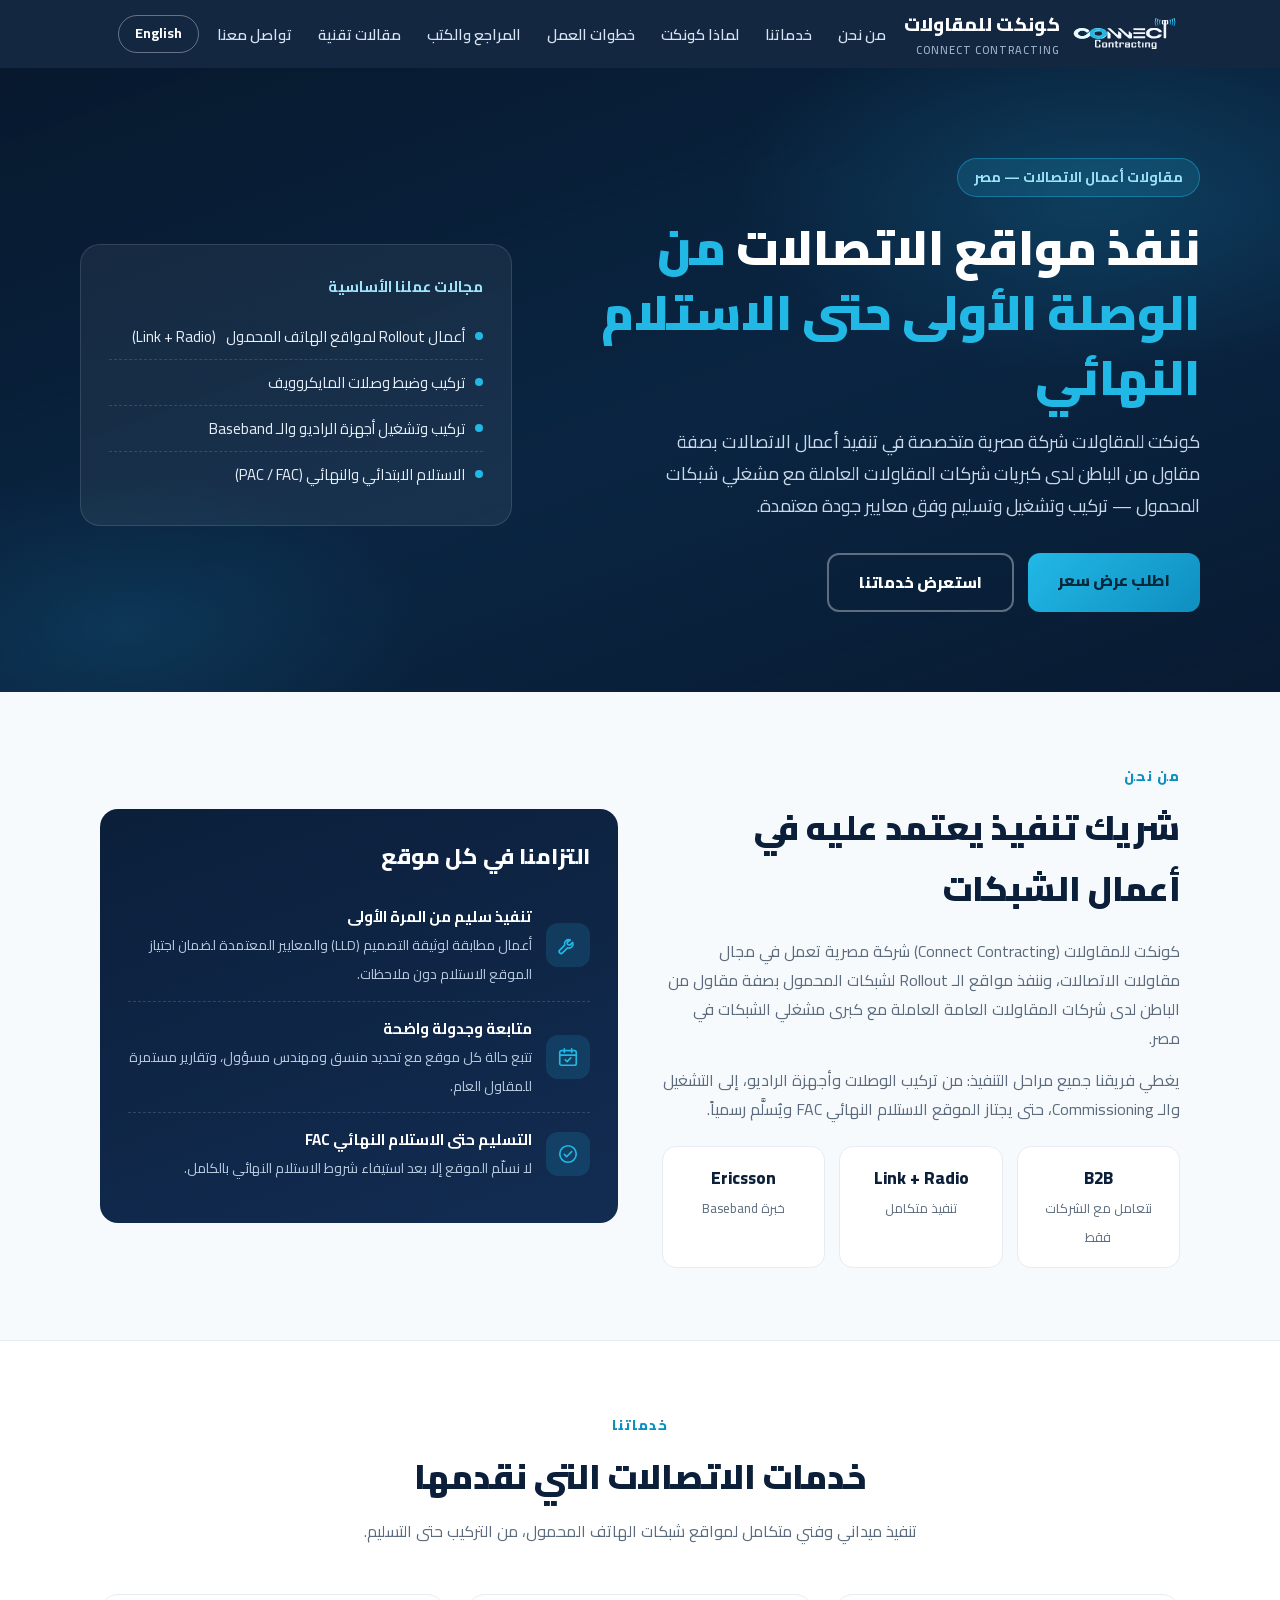
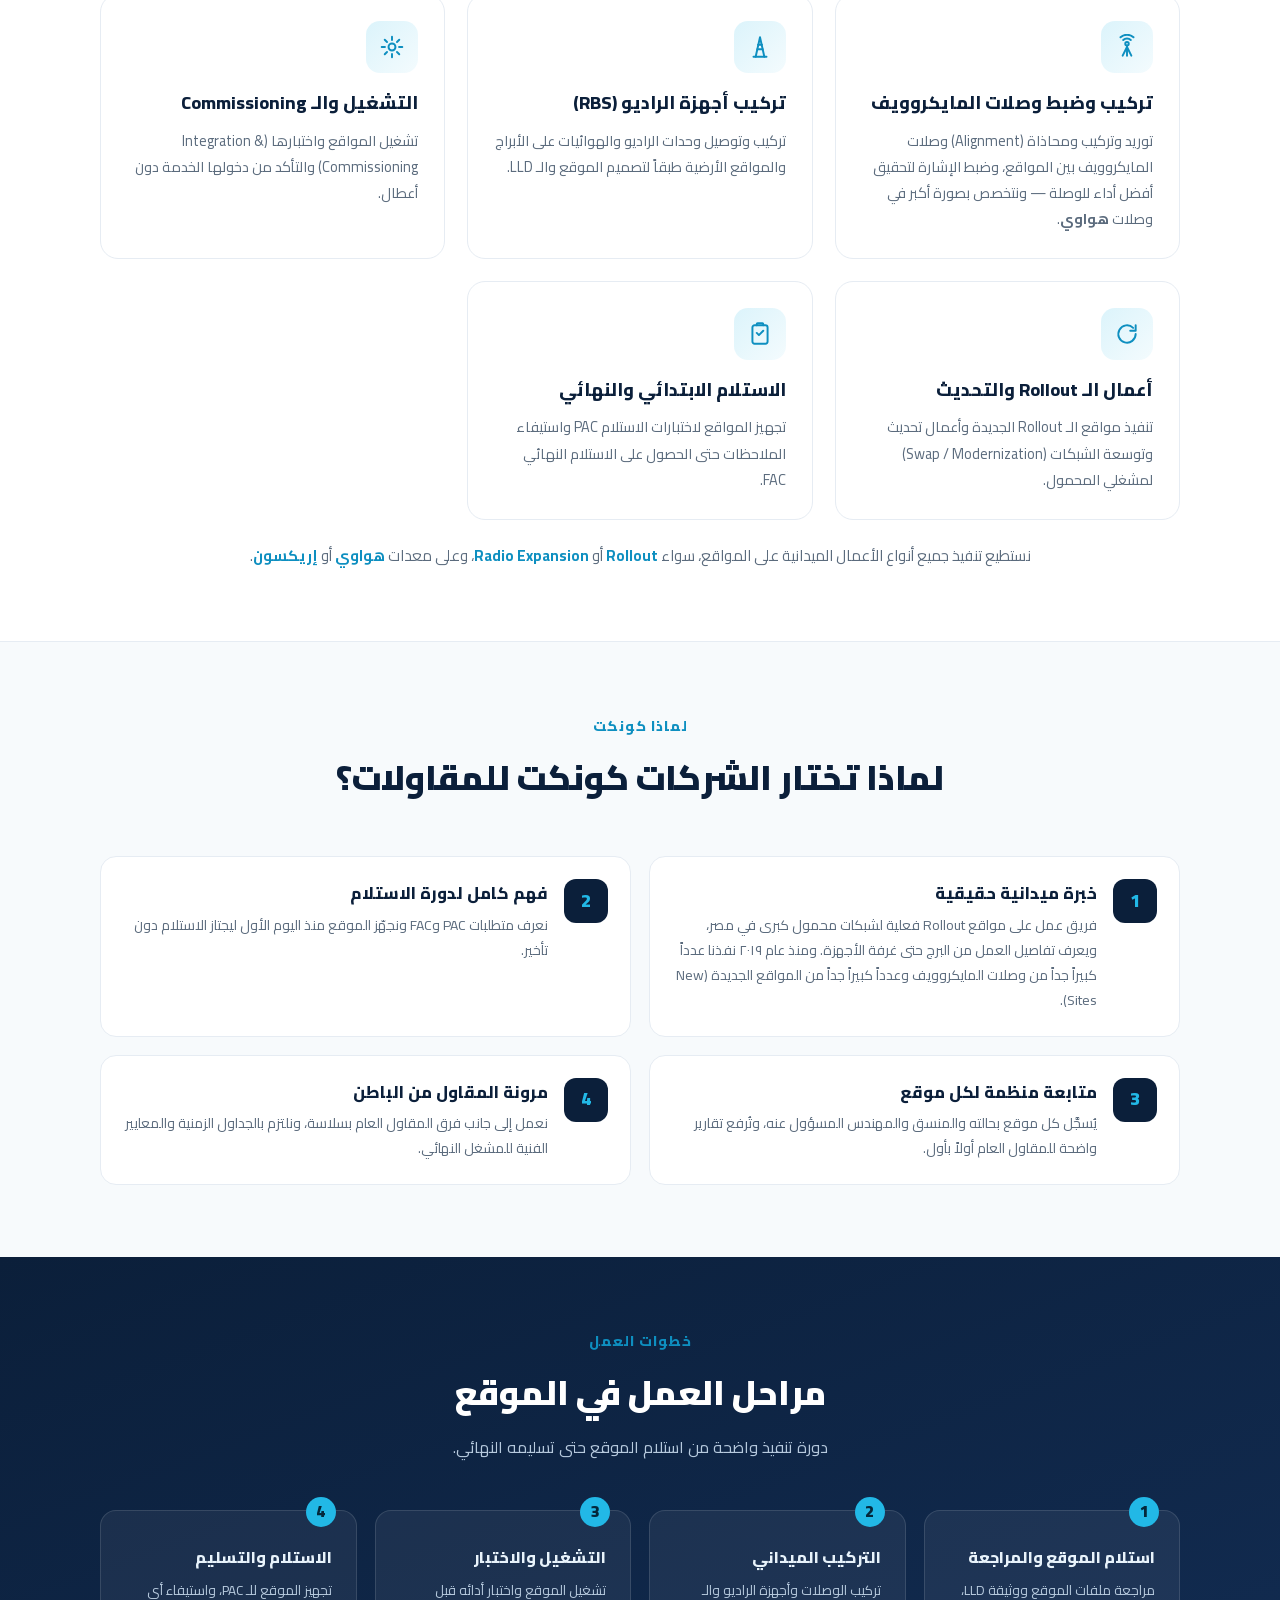
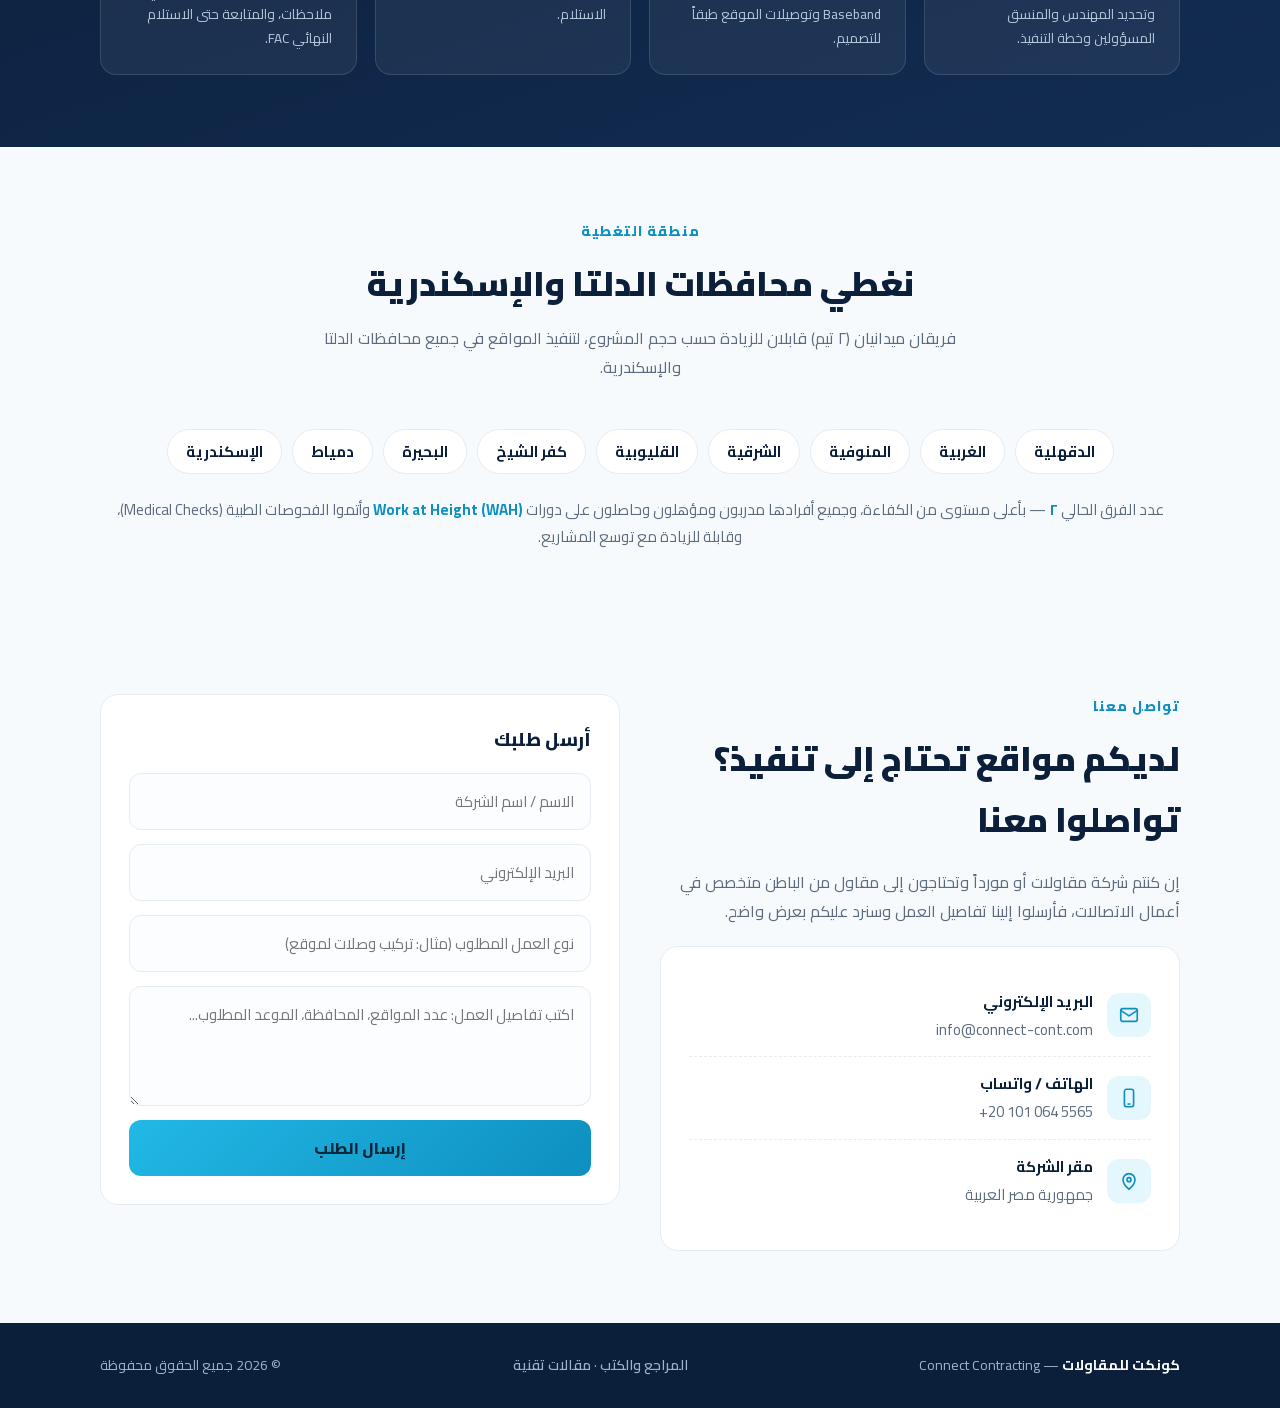
<file: index.html>
<!doctype html>
<html lang="ar" dir="rtl">
<head>
<meta charset="UTF-8" />
<meta name="viewport" content="width=device-width, initial-scale=1.0" />
<title>كونكت للمقاولات | Connect Contracting — مقاولات أعمال الاتصالات</title>
<meta name="description" content="كونكت للمقاولات (Connect Contracting): شركة مصرية متخصصة في تنفيذ أعمال الاتصالات — تركيب وتشغيل محطات الهاتف المحمول ووصلات المايكروويف وأعمال الـ Rollout لشبكات المحمول." />
<link rel="canonical" href="https://www.connect-cont.com/">
<link rel="alternate" hreflang="ar" href="https://www.connect-cont.com/">
<link rel="alternate" hreflang="en" href="https://www.connect-cont.com/en/">
<link rel="alternate" hreflang="x-default" href="https://www.connect-cont.com/">
<link rel="stylesheet" href="cairo.css">
<style>
:root{
  --navy:#0b1f3a; --navy2:#122c52; --cyan:#22b8e6; --cyan2:#0e8fc0;
  --ink:#1c2733; --muted:#5b6b7d; --line:#e6ecf3; --bg:#f7fafc; --card:#ffffff;
}
*{margin:0;padding:0;box-sizing:border-box}
html{scroll-behavior:smooth}
body{font-family:'Cairo',Tahoma,sans-serif;color:var(--ink);background:var(--bg);line-height:1.8}
.container{max-width:1120px;margin:0 auto;padding:0 20px}
/* ===== Header ===== */
header{position:sticky;top:0;z-index:50;background:rgba(11,31,58,.96);backdrop-filter:blur(6px)}
.nav{display:flex;align-items:center;justify-content:space-between;height:68px}
.brand{display:flex;align-items:center;gap:10px;color:#fff;text-decoration:none}
.brand .logo-img{display:grid;place-items:center}
.brand .logo-img img{height:38px;width:auto;display:block}
.brand .logo-img img.logo-compact{display:none}
.brand b{font-size:19px;font-weight:800}
.brand small{display:block;font-size:11px;color:#9db4cc;font-weight:600;letter-spacing:1px}
.nav-links{display:flex;gap:26px;list-style:none}
.nav-links a{color:#d7e4f2;text-decoration:none;font-weight:600;font-size:15px}
.nav-links a:hover{color:var(--cyan)}
@media(max-width:760px){.nav-links{display:none}}
/* ===== Hero ===== */
.hero{background:linear-gradient(160deg,var(--navy) 0%,var(--navy2) 60%,#0d4a6e 100%);color:#fff;overflow:hidden;position:relative}
.hero::after{content:"";position:absolute;inset:0;background:
  radial-gradient(600px 300px at 85% 20%,rgba(34,184,230,.18),transparent 60%),
  radial-gradient(500px 260px at 10% 90%,rgba(34,184,230,.12),transparent 60%);pointer-events:none}
.hero-inner{position:relative;z-index:1;padding:90px 0 80px;display:grid;grid-template-columns:1.2fr .8fr;gap:40px;align-items:center}
@media(max-width:860px){.hero-inner{grid-template-columns:1fr;padding:60px 0}}
.hero .tag{display:inline-block;background:rgba(34,184,230,.15);border:1px solid rgba(34,184,230,.4);color:#9fe3fa;padding:6px 16px;border-radius:999px;font-size:14px;font-weight:700;margin-bottom:18px}
.hero h1{font-size:clamp(30px,4.6vw,48px);font-weight:900;line-height:1.35;margin-bottom:16px}
.hero h1 span{color:var(--cyan)}
.hero p.lead{font-size:18px;color:#c9d9ea;max-width:560px;margin-bottom:30px}
.hero-cta{display:flex;gap:14px;flex-wrap:wrap}
.btn{display:inline-block;padding:13px 30px;border-radius:12px;font-weight:800;font-size:16px;text-decoration:none;transition:.2s}
.btn-primary{background:linear-gradient(135deg,var(--cyan),var(--cyan2));color:#04283b}
.btn-primary:hover{transform:translateY(-2px)}
.btn-ghost{border:2px solid rgba(255,255,255,.35);color:#fff}
.btn-ghost:hover{border-color:var(--cyan);color:var(--cyan)}
.hero-card{background:rgba(255,255,255,.06);border:1px solid rgba(255,255,255,.12);border-radius:20px;padding:28px}
.hero-card h3{color:#9fe3fa;font-size:15px;margin-bottom:14px;font-weight:700}
.hero-card ul{list-style:none}
.hero-card li{padding:9px 0;border-bottom:1px dashed rgba(255,255,255,.14);color:#e6eff8;font-size:15px;display:flex;gap:10px;align-items:center}
.hero-card li:last-child{border:0}
.hero-card li::before{content:"";width:8px;height:8px;border-radius:50%;background:var(--cyan);flex:none}
/* ===== Sections ===== */
section{padding:72px 0}
.sec-head{text-align:center;max-width:640px;margin:0 auto 48px}
.sec-head .kicker{color:var(--cyan2);font-weight:800;font-size:14px;letter-spacing:1px;margin-bottom:8px}
.sec-head h2{font-size:clamp(24px,3.4vw,34px);font-weight:900;color:var(--navy)}
.sec-head p{color:var(--muted);margin-top:10px}
/* Coverage */
.cov-grid{display:flex;flex-wrap:wrap;gap:10px;justify-content:center;margin-top:24px}
.cov-grid span{background:#fff;border:1px solid var(--line);border-radius:999px;padding:8px 18px;font-weight:700;font-size:15px;color:var(--navy)}
.teams-note{text-align:center;margin-top:22px;color:var(--muted);font-size:15px}
.teams-note strong{color:var(--cyan2)}
/* About */
.about-grid{display:grid;grid-template-columns:1fr 1fr;gap:44px;align-items:center}
@media(max-width:860px){.about-grid{grid-template-columns:1fr}}
.about-grid h3{color:var(--navy);font-size:22px;margin-bottom:12px;font-weight:800}
.about-grid p{color:var(--muted);margin-bottom:14px}
.stats{display:grid;grid-template-columns:repeat(3,1fr);gap:14px;margin-top:22px}
.stat{background:var(--card);border:1px solid var(--line);border-radius:14px;padding:16px;text-align:center}
.stat b{display:block;color:var(--navy);font-size:17px;font-weight:800}
.stat span{font-size:13px;color:var(--muted)}
/* Services */
.services{background:#fff;border-top:1px solid var(--line);border-bottom:1px solid var(--line)}
.svc-grid{display:grid;grid-template-columns:repeat(3,1fr);gap:22px}
@media(max-width:960px){.svc-grid{grid-template-columns:repeat(2,1fr)}}
@media(max-width:620px){.svc-grid{grid-template-columns:1fr}}
.svc{background:var(--card);border:1px solid var(--line);border-radius:18px;padding:26px;transition:.2s}
.svc:hover{transform:translateY(-4px);box-shadow:0 14px 34px rgba(11,31,58,.08);border-color:#cfe7f2}
.svc .icon{width:52px;height:52px;border-radius:14px;background:linear-gradient(135deg,rgba(34,184,230,.16),rgba(34,184,230,.05));display:grid;place-items:center;font-size:24px;margin-bottom:14px}
.svc h3{color:var(--navy);font-size:18px;font-weight:800;margin-bottom:8px}
.svc p{color:var(--muted);font-size:14.5px}
/* Why us */
.why-grid{display:grid;grid-template-columns:repeat(2,1fr);gap:18px}
@media(max-width:700px){.why-grid{grid-template-columns:1fr}}
.why{display:flex;gap:16px;background:var(--card);border:1px solid var(--line);border-radius:16px;padding:22px}
.why .n{flex:none;width:44px;height:44px;border-radius:12px;background:var(--navy);color:var(--cyan);display:grid;place-items:center;font-weight:900;font-size:18px}
.why h3{color:var(--navy);font-size:16.5px;font-weight:800;margin-bottom:4px}
.why p{color:var(--muted);font-size:14px}
/* Process */
.process{background:linear-gradient(160deg,var(--navy),var(--navy2));color:#fff}
.process .sec-head h2{color:#fff}
.process .sec-head p{color:#b7cade}
.steps{display:grid;grid-template-columns:repeat(4,1fr);gap:18px;counter-reset:st}
@media(max-width:900px){.steps{grid-template-columns:repeat(2,1fr)}}
@media(max-width:560px){.steps{grid-template-columns:1fr}}
.step{background:rgba(255,255,255,.06);border:1px solid rgba(255,255,255,.12);border-radius:16px;padding:24px;position:relative}
.step::before{counter-increment:st;content:counter(st);position:absolute;top:-14px;inset-inline-start:20px;width:30px;height:30px;border-radius:50%;background:var(--cyan);color:#04283b;font-weight:900;display:grid;place-items:center}
.step h3{font-size:16px;font-weight:800;margin:8px 0 6px;color:#e8f3fb}
.step p{font-size:13.5px;color:#b7cade}
/* Contact */
.contact-grid{display:grid;grid-template-columns:1fr 1fr;gap:40px;align-items:start}
@media(max-width:860px){.contact-grid{grid-template-columns:1fr}}
.c-card{background:var(--card);border:1px solid var(--line);border-radius:18px;padding:28px}
.c-item{display:flex;gap:14px;align-items:center;padding:13px 0;border-bottom:1px dashed var(--line)}
.c-item:last-child{border:0}
.c-item .ic{width:44px;height:44px;border-radius:12px;background:rgba(34,184,230,.12);display:grid;place-items:center;font-size:20px;flex:none}
.c-item b{display:block;color:var(--navy);font-size:15px}
.c-item a,.c-item span.v{color:var(--muted);font-size:15px;text-decoration:none;direction:ltr;unicode-bidi:plaintext}
.c-item a:hover{color:var(--cyan2)}
form{display:grid;gap:14px}
input,textarea{width:100%;padding:13px 16px;border:1px solid var(--line);border-radius:12px;font-family:inherit;font-size:15px;background:#fbfdfe}
input:focus,textarea:focus{outline:2px solid rgba(34,184,230,.5);border-color:var(--cyan)}
textarea{min-height:120px;resize:vertical}
form button{border:0;cursor:pointer;font-family:inherit}
/* Footer */
footer{background:var(--navy);color:#9db4cc;padding:30px 0;font-size:14px}
footer .container{display:flex;justify-content:space-between;gap:14px;flex-wrap:wrap;align-items:center}
footer b{color:#fff}
.lang{color:#fff;border:1px solid rgba(255,255,255,.35);padding:5px 16px;border-radius:999px;font-size:14px;font-weight:700;text-decoration:none;margin-inline-start:18px;white-space:nowrap}.lang:hover{color:var(--cyan);border-color:var(--cyan)}
.nav-right{display:flex;align-items:center}
@media(max-width:860px){.hero-inner{padding:60px 20px}}
@media(max-width:760px){.brand small{display:none}.brand b{font-size:16px;white-space:nowrap}.brand .logo-img img{height:30px}.brand .logo-img img.logo-full{display:none}.brand .logo-img img.logo-compact{display:block}.lang{margin-inline-start:8px;padding:4px 12px;font-size:13px}}

/* Library */
.library{background:#fff;border-top:1px solid var(--line);border-bottom:1px solid var(--line)}
.lib-group{margin-top:34px}
.lib-group h3{color:var(--navy);font-size:19px;font-weight:800;margin-bottom:14px;padding-inline-start:12px;border-inline-start:4px solid var(--cyan)}
.lib-grid{display:grid;grid-template-columns:repeat(3,1fr);gap:18px}
@media(max-width:960px){.lib-grid{grid-template-columns:repeat(2,1fr)}}
@media(max-width:620px){.lib-grid{grid-template-columns:1fr}}
.book{background:var(--card);border:1px solid var(--line);border-radius:16px;padding:20px;display:flex;flex-direction:column;gap:6px;transition:.2s}
.book:hover{transform:translateY(-3px);box-shadow:0 12px 28px rgba(11,31,58,.08);border-color:#cfe7f2}
.book .lang-tag{align-self:flex-start;font-size:12px;font-weight:800;color:var(--cyan2);background:rgba(34,184,230,.12);border-radius:999px;padding:2px 12px}
.book h4{color:var(--navy);font-size:16.5px;font-weight:800;line-height:1.5;direction:ltr;unicode-bidi:plaintext;text-align:start}
.book .by{color:var(--muted);font-size:13.5px;font-weight:600}
.book p{color:var(--muted);font-size:14px;flex:1}
.book .acts{display:flex;gap:10px;flex-wrap:wrap;margin-top:8px}
.book .acts a{font-weight:800;font-size:13.5px;text-decoration:none;padding:7px 16px;border-radius:10px;border:1.5px solid var(--cyan2);color:var(--cyan2)}
.book .acts a.dl{background:linear-gradient(135deg,var(--cyan),var(--cyan2));border-color:transparent;color:#04283b}
.book .acts a:hover{transform:translateY(-1px)}
.book .nodl{color:var(--muted);font-size:12.5px;margin-top:2px}
.lib-note{text-align:center;color:var(--muted);font-size:13.5px;margin-top:28px}
/* Mobile menu */
.menu-btn{display:none;background:none;border:1px solid rgba(255,255,255,.35);color:#fff;width:38px;height:34px;border-radius:10px;margin-inline-start:8px;cursor:pointer;font-size:20px;line-height:1;padding:0;font-family:inherit}
footer a{color:#9db4cc;text-decoration:none;font-weight:600}footer a:hover{color:var(--cyan)}
@media(max-width:760px){.menu-btn{display:block}.nav-links{display:none;position:absolute;top:68px;inset-inline:0;flex-direction:column;gap:0;background:#0b1f3a;border-top:1px solid rgba(255,255,255,.1);padding:6px 20px 12px;box-shadow:0 12px 24px rgba(0,0,0,.25)}.nav-links.open{display:flex}.nav-links li a{display:block;padding:12px 0;border-bottom:1px solid rgba(255,255,255,.08);font-size:16px}.nav-links li:last-child a{border:0}}
@media(max-width:760px){.brand{gap:6px}.brand b{font-size:14px}.lang{margin-inline-start:6px;padding:4px 10px;font-size:12.5px}.menu-btn{width:34px;margin-inline-start:6px}}

/* hero slideshow */
.hero-slides{position:absolute;inset:0;z-index:0;overflow:hidden;background:var(--navy)}
.hero-slides img{position:absolute;inset:0;width:100%;height:100%;object-fit:cover;opacity:0;transform:scale(1);animation:heroFade 36s infinite;will-change:opacity,transform}
.hero-slides img:nth-child(1){animation-delay:0s}.hero-slides img:nth-child(2){animation-delay:6s}.hero-slides img:nth-child(3){animation-delay:12s}.hero-slides img:nth-child(4){animation-delay:18s}.hero-slides img:nth-child(5){animation-delay:24s}.hero-slides img:nth-child(6){animation-delay:30s}
.hero-slides::after{content:"";position:absolute;inset:0;background:linear-gradient(160deg,rgba(7,24,44,.86) 0%,rgba(10,40,70,.72) 55%,rgba(7,24,44,.6) 100%)}
@keyframes heroFade{0%{opacity:0;transform:scale(1)}4%{opacity:1}17%{opacity:1}21%{opacity:0;transform:scale(1.12)}100%{opacity:0;transform:scale(1.12)}}
@media(prefers-reduced-motion:reduce){.hero-slides img{animation:none}.hero-slides img:first-child{opacity:1}}
</style>
<link rel="icon" type="image/png" sizes="32x32" href="favicon-32.png">
<link rel="apple-touch-icon" href="logo-icon-180.png">
</head>
<body>

<header>
  <div class="container nav">
    <a class="brand" href="#top">
      <span class="logo-img"><img class="logo-full" src="logo-header.svg" alt="Connect Contracting"><img class="logo-compact" src="logo-header-compact.svg" alt=""></span>
      <span><b>كونكت للمقاولات</b><small>CONNECT CONTRACTING</small></span>
    </a>
    <ul class="nav-links">
      <li><a href="#about">من نحن</a></li>
      <li><a href="#services">خدماتنا</a></li>
      <li><a href="#why">لماذا كونكت</a></li>
      <li><a href="#process">خطوات العمل</a></li>
      <li><a href="/library/">المراجع والكتب</a></li>
      <li><a href="/articles/">مقالات تقنية</a></li>
      <li><a href="#contact">تواصل معنا</a></li>
    </ul>
    <a class="lang" href="/en/" hreflang="en" lang="en" dir="ltr">English</a>
    <button class="menu-btn" type="button" aria-label="القائمة" aria-expanded="false">&#9776;</button>
  </div>
</header>

<div class="hero" id="top">
  <div class="hero-slides" aria-hidden="true"><img src="/img/1-hero1.jpg" alt="" fetchpriority="high"><img src="/img/2-hero2.jpg" alt="" loading="lazy"><img src="/img/3-hero3.jpg" alt="" loading="lazy"><img src="/img/4-hero4.jpg" alt="" loading="lazy"><img src="/img/5-hero5.jpg" alt="" loading="lazy"><img src="/img/6-hero6.jpg" alt="" loading="lazy"></div>
  <div class="container hero-inner">
    <div>
      <span class="tag">مقاولات أعمال الاتصالات — مصر</span>
      <h1>ننفذ مواقع الاتصالات <span>من الوصلة الأولى حتى الاستلام النهائي</span></h1>
      <p class="lead">كونكت للمقاولات شركة مصرية متخصصة في تنفيذ أعمال الاتصالات بصفة مقاول من الباطن لدى كبريات شركات المقاولات العاملة مع مشغلي شبكات المحمول — تركيب وتشغيل وتسليم وفق معايير جودة معتمدة.</p>
      <div class="hero-cta">
        <a class="btn btn-primary" href="#contact">اطلب عرض سعر</a>
        <a class="btn btn-ghost" href="#services">استعرض خدماتنا</a>
      </div>
    </div>
    <div class="hero-card">
      <h3>مجالات عملنا الأساسية</h3>
      <ul>
        <li>أعمال Rollout لمواقع الهاتف المحمول <bdi>(Link + Radio)</bdi></li>
        <li>تركيب وضبط وصلات المايكروويف</li>
        <li>تركيب وتشغيل أجهزة الراديو والـ Baseband</li>
        <li>الاستلام الابتدائي والنهائي (PAC / FAC)</li>
      </ul>
    </div>
  </div>
</div>

<section id="about">
  <div class="container about-grid">
    <div>
      <div class="sec-head" style="text-align:right;margin:0 0 18px">
        <div class="kicker">من نحن</div>
        <h2>شريك تنفيذ يعتمد عليه في أعمال الشبكات</h2>
      </div>
      <p>كونكت للمقاولات (Connect Contracting) شركة مصرية تعمل في مجال مقاولات الاتصالات، وننفذ مواقع الـ Rollout لشبكات المحمول بصفة مقاول من الباطن لدى شركات المقاولات العامة العاملة مع كبرى مشغلي الشبكات في مصر.</p>
      <p>يغطي فريقنا جميع مراحل التنفيذ: من تركيب الوصلات وأجهزة الراديو، إلى التشغيل والـ Commissioning، حتى يجتاز الموقع الاستلام النهائي FAC ويُسلَّم رسمياً.</p>
      <div class="stats">
        <div class="stat"><b>B2B</b><span>نتعامل مع الشركات فقط</span></div>
        <div class="stat"><b>Link + Radio</b><span>تنفيذ متكامل</span></div>
        <div class="stat"><b>Ericsson</b><span>خبرة Baseband</span></div>
      </div>
    </div>
    <div class="c-card" style="background:linear-gradient(160deg,var(--navy),var(--navy2));border:0;color:#dbe8f5">
      <h3 style="color:#fff;margin-bottom:14px">التزامنا في كل موقع</h3>
      <div class="c-item" style="border-color:rgba(255,255,255,.15)"><div class="ic" style="background:rgba(34,184,230,.15)"><svg viewBox="0 0 24 24" width="22" height="22" fill="none" stroke="#22b8e6" stroke-width="1.8" stroke-linecap="round" stroke-linejoin="round"><path d="M14.5 6.5a4.5 4.5 0 0 0-6 5.6L3 17.6a2.1 2.1 0 0 0 3 3l5.5-5.5a4.5 4.5 0 0 0 5.6-6l-3 3-2.5-.6-.6-2.5 3.5-2.5z"/></svg></div><div><b style="color:#fff">تنفيذ سليم من المرة الأولى</b><span style="color:#b7cade;font-size:14px">أعمال مطابقة لوثيقة التصميم (LLD) والمعايير المعتمدة لضمان اجتياز الموقع الاستلام دون ملاحظات.</span></div></div>
      <div class="c-item" style="border-color:rgba(255,255,255,.15)"><div class="ic" style="background:rgba(34,184,230,.15)"><svg viewBox="0 0 24 24" width="22" height="22" fill="none" stroke="#22b8e6" stroke-width="1.8" stroke-linecap="round" stroke-linejoin="round"><rect x="3" y="5" width="18" height="16" rx="2"/><path d="M3 10h18M8 3v4M16 3v4"/><path d="M9 15l2 2 4-4"/></svg></div><div><b style="color:#fff">متابعة وجدولة واضحة</b><span style="color:#b7cade;font-size:14px">تتبع حالة كل موقع مع تحديد منسق ومهندس مسؤول، وتقارير مستمرة للمقاول العام.</span></div></div>
      <div class="c-item" style="border:0"><div class="ic" style="background:rgba(34,184,230,.15)"><svg viewBox="0 0 24 24" width="22" height="22" fill="none" stroke="#22b8e6" stroke-width="1.8" stroke-linecap="round" stroke-linejoin="round"><circle cx="12" cy="12" r="9"/><path d="M8 12.5l2.5 2.5L16 9.5"/></svg></div><div><b style="color:#fff">التسليم حتى الاستلام النهائي FAC</b><span style="color:#b7cade;font-size:14px">لا نسلّم الموقع إلا بعد استيفاء شروط الاستلام النهائي بالكامل.</span></div></div>
    </div>
  </div>
</section>

<section class="services" id="services">
  <div class="container">
    <div class="sec-head">
      <div class="kicker">خدماتنا</div>
      <h2>خدمات الاتصالات التي نقدمها</h2>
      <p>تنفيذ ميداني وفني متكامل لمواقع شبكات الهاتف المحمول، من التركيب حتى التسليم.</p>
    </div>
    <div class="svc-grid">
      <div class="svc"><div class="icon"><svg viewBox="0 0 24 24" width="26" height="26" fill="none" stroke="#0e8fc0" stroke-width="1.8" stroke-linecap="round" stroke-linejoin="round"><path d="M12 20v-8"/><path d="M12 12l-4 8"/><path d="M12 12l4 8"/><circle cx="12" cy="9" r="1.6"/><path d="M8.5 5.5a5 5 0 0 1 7 0"/><path d="M6 3a9 9 0 0 1 12 0"/></svg></div><h3>تركيب وضبط وصلات المايكروويف</h3><p>توريد وتركيب ومحاذاة (Alignment) وصلات المايكروويف بين المواقع، وضبط الإشارة لتحقيق أفضل أداء للوصلة — ونتخصص بصورة أكبر في وصلات <strong>هواوي</strong>.</p></div>
      <div class="svc"><div class="icon"><svg viewBox="0 0 24 24" width="26" height="26" fill="none" stroke="#0e8fc0" stroke-width="1.8" stroke-linecap="round" stroke-linejoin="round"><path d="M8 21l4-18 4 18"/><path d="M9.5 14h5"/><path d="M10.2 10h3.6"/><path d="M6 21h12"/></svg></div><h3>تركيب أجهزة الراديو (RBS)</h3><p>تركيب وتوصيل وحدات الراديو والهوائيات على الأبراج والمواقع الأرضية طبقاً لتصميم الموقع والـ LLD.</p></div>
            <div class="svc"><div class="icon"><svg viewBox="0 0 24 24" width="26" height="26" fill="none" stroke="#0e8fc0" stroke-width="1.8" stroke-linecap="round" stroke-linejoin="round"><circle cx="12" cy="12" r="3.2"/><path d="M12 2.5v3M12 18.5v3M2.5 12h3M18.5 12h3M5.3 5.3l2.1 2.1M16.6 16.6l2.1 2.1M18.7 5.3l-2.1 2.1M7.4 16.6l-2.1 2.1"/></svg></div><h3>التشغيل والـ Commissioning</h3><p>تشغيل المواقع واختبارها (Integration & Commissioning) والتأكد من دخولها الخدمة دون أعطال.</p></div>
      <div class="svc"><div class="icon"><svg viewBox="0 0 24 24" width="26" height="26" fill="none" stroke="#0e8fc0" stroke-width="1.8" stroke-linecap="round" stroke-linejoin="round"><path d="M20 12a8 8 0 1 1-2.34-5.66"/><path d="M20 4v5h-5"/></svg></div><h3>أعمال الـ Rollout والتحديث</h3><p>تنفيذ مواقع الـ Rollout الجديدة وأعمال تحديث وتوسعة الشبكات (Swap / Modernization) لمشغلي المحمول.</p></div>
      <div class="svc"><div class="icon"><svg viewBox="0 0 24 24" width="26" height="26" fill="none" stroke="#0e8fc0" stroke-width="1.8" stroke-linecap="round" stroke-linejoin="round"><rect x="5" y="4" width="14" height="17" rx="2"/><path d="M9 4V2.8A.8.8 0 0 1 9.8 2h4.4a.8.8 0 0 1 .8.8V4"/><path d="M9 11l2 2 4-4"/></svg></div><h3>الاستلام الابتدائي والنهائي</h3><p>تجهيز المواقع لاختبارات الاستلام PAC واستيفاء الملاحظات حتى الحصول على الاستلام النهائي FAC.</p></div>
    </div>
    <p class="teams-note">نستطيع تنفيذ جميع أنواع الأعمال الميدانية على المواقع، سواء <strong>Rollout</strong> أو <strong>Radio Expansion</strong>، وعلى معدات <strong>هواوي</strong> أو <strong>إريكسون</strong>.</p>
  </div>
</section>

<section id="why">
  <div class="container">
    <div class="sec-head">
      <div class="kicker">لماذا كونكت</div>
      <h2>لماذا تختار الشركات كونكت للمقاولات؟</h2>
    </div>
    <div class="why-grid">
      <div class="why"><div class="n">1</div><div><h3>خبرة ميدانية حقيقية</h3><p>فريق عمل على مواقع Rollout فعلية لشبكات محمول كبرى في مصر، ويعرف تفاصيل العمل من البرج حتى غرفة الأجهزة. ومنذ عام ٢٠١٩ نفذنا عدداً كبيراً جداً من وصلات المايكروويف وعدداً كبيراً جداً من المواقع الجديدة (New Sites).</p></div></div>
      <div class="why"><div class="n">2</div><div><h3>فهم كامل لدورة الاستلام</h3><p>نعرف متطلبات PAC وFAC ونجهّز الموقع منذ اليوم الأول ليجتاز الاستلام دون تأخير.</p></div></div>
      <div class="why"><div class="n">3</div><div><h3>متابعة منظمة لكل موقع</h3><p>يُسجَّل كل موقع بحالته والمنسق والمهندس المسؤول عنه، وتُرفع تقارير واضحة للمقاول العام أولاً بأول.</p></div></div>
      <div class="why"><div class="n">4</div><div><h3>مرونة المقاول من الباطن</h3><p>نعمل إلى جانب فرق المقاول العام بسلاسة، ونلتزم بالجداول الزمنية والمعايير الفنية للمشغل النهائي.</p></div></div>
    </div>
  </div>
</section>

<section class="process" id="process">
  <div class="container">
    <div class="sec-head">
      <div class="kicker">خطوات العمل</div>
      <h2>مراحل العمل في الموقع</h2>
      <p>دورة تنفيذ واضحة من استلام الموقع حتى تسليمه النهائي.</p>
    </div>
    <div class="steps">
      <div class="step"><h3>استلام الموقع والمراجعة</h3><p>مراجعة ملفات الموقع ووثيقة LLD، وتحديد المهندس والمنسق المسؤولين وخطة التنفيذ.</p></div>
      <div class="step"><h3>التركيب الميداني</h3><p>تركيب الوصلات وأجهزة الراديو والـ Baseband وتوصيلات الموقع طبقاً للتصميم.</p></div>
      <div class="step"><h3>التشغيل والاختبار</h3><p>تشغيل الموقع واختبار أدائه قبل الاستلام.</p></div>
      <div class="step"><h3>الاستلام والتسليم</h3><p>تجهيز الموقع للـ PAC، واستيفاء أي ملاحظات، والمتابعة حتى الاستلام النهائي FAC.</p></div>
    </div>
  </div>
</section>


<section id="coverage">
  <div class="container">
    <div class="sec-head">
      <div class="kicker">منطقة التغطية</div>
      <h2>نغطي محافظات الدلتا والإسكندرية</h2>
      <p>فريقان ميدانيان (٢ تيم) قابلان للزيادة حسب حجم المشروع، لتنفيذ المواقع في جميع محافظات الدلتا والإسكندرية.</p>
    </div>
    <div class="cov-grid">
      <span>الدقهلية</span><span>الغربية</span><span>المنوفية</span><span>الشرقية</span><span>القليوبية</span><span>كفر الشيخ</span><span>البحيرة</span><span>دمياط</span><span>الإسكندرية</span>
    </div>
    <p class="teams-note">عدد الفرق الحالي <strong>٢</strong> — بأعلى مستوى من الكفاءة، وجميع أفرادها مدربون ومؤهلون وحاصلون على دورات <strong>Work at Height (WAH)</strong> وأتموا الفحوصات الطبية (Medical Checks)، وقابلة للزيادة مع توسع المشاريع.</p>
  </div>
</section>


<section id="contact">
  <div class="container contact-grid">
    <div>
      <div class="sec-head" style="text-align:right;margin:0 0 18px">
        <div class="kicker">تواصل معنا</div>
        <h2>لديكم مواقع تحتاج إلى تنفيذ؟ تواصلوا معنا</h2>
      </div>
      <p style="color:var(--muted);margin-bottom:20px">إن كنتم شركة مقاولات أو مورداً وتحتاجون إلى مقاول من الباطن متخصص في أعمال الاتصالات، فأرسلوا إلينا تفاصيل العمل وسنرد عليكم بعرض واضح.</p>
      <div class="c-card">
        <div class="c-item"><div class="ic"><svg viewBox="0 0 24 24" width="22" height="22" fill="none" stroke="#0e8fc0" stroke-width="1.8" stroke-linecap="round" stroke-linejoin="round"><rect x="3" y="5" width="18" height="14" rx="2"/><path d="M3 7l9 6 9-6"/></svg></div><div><b>البريد الإلكتروني</b><a href="mailto:info@connect-cont.com">info@connect-cont.com</a></div></div>
        <div class="c-item"><div class="ic"><svg viewBox="0 0 24 24" width="22" height="22" fill="none" stroke="#0e8fc0" stroke-width="1.8" stroke-linecap="round" stroke-linejoin="round"><rect x="7" y="2.5" width="10" height="19" rx="2.5"/><path d="M11 18.5h2"/></svg></div><div><b>الهاتف / واتساب</b><a href="https://wa.me/201010645565" target="_blank" rel="noopener">+20 101 064 5565</a></div></div>
        <div class="c-item" style="border:0"><div class="ic"><svg viewBox="0 0 24 24" width="22" height="22" fill="none" stroke="#0e8fc0" stroke-width="1.8" stroke-linecap="round" stroke-linejoin="round"><path d="M12 21s-6.5-5.4-6.5-10.5a6.5 6.5 0 0 1 13 0C18.5 15.6 12 21 12 21z"/><circle cx="12" cy="10.5" r="2.2"/></svg></div><div><b>مقر الشركة</b><span class="v">جمهورية مصر العربية</span></div></div>
      </div>
    </div>
    <div class="c-card">
      <h3 style="color:var(--navy);font-weight:800;margin-bottom:16px">أرسل طلبك</h3>
      <form action="mailto:info@connect-cont.com" method="post" enctype="text/plain">
        <input type="text" name="الاسم" placeholder="الاسم / اسم الشركة" required>
        <input type="email" name="البريد" placeholder="البريد الإلكتروني" required>
        <input type="text" name="الموضوع" placeholder="نوع العمل المطلوب (مثال: تركيب وصلات لموقع)">
        <textarea name="التفاصيل" placeholder="اكتب تفاصيل العمل: عدد المواقع، المحافظة، الموعد المطلوب..." required></textarea>
        <button class="btn btn-primary" type="submit">إرسال الطلب</button>
      </form>
    </div>
  </div>
</section>

<footer>
  <div class="container">
    <div><b>كونكت للمقاولات</b> — Connect Contracting</div>
    <div><a href="/library/">المراجع والكتب</a> · <a href="/articles/">مقالات تقنية</a></div>
    <div>© 2026 جميع الحقوق محفوظة</div>
  </div>
</footer>

<script>(function(){var b=document.querySelector('.menu-btn'),l=document.querySelector('.nav-links');if(!b||!l)return;b.addEventListener('click',function(){var o=l.classList.toggle('open');b.setAttribute('aria-expanded',o)});l.addEventListener('click',function(e){if(e.target.tagName==='A')l.classList.remove('open')})})();</script>
</body>
</html>
</file>
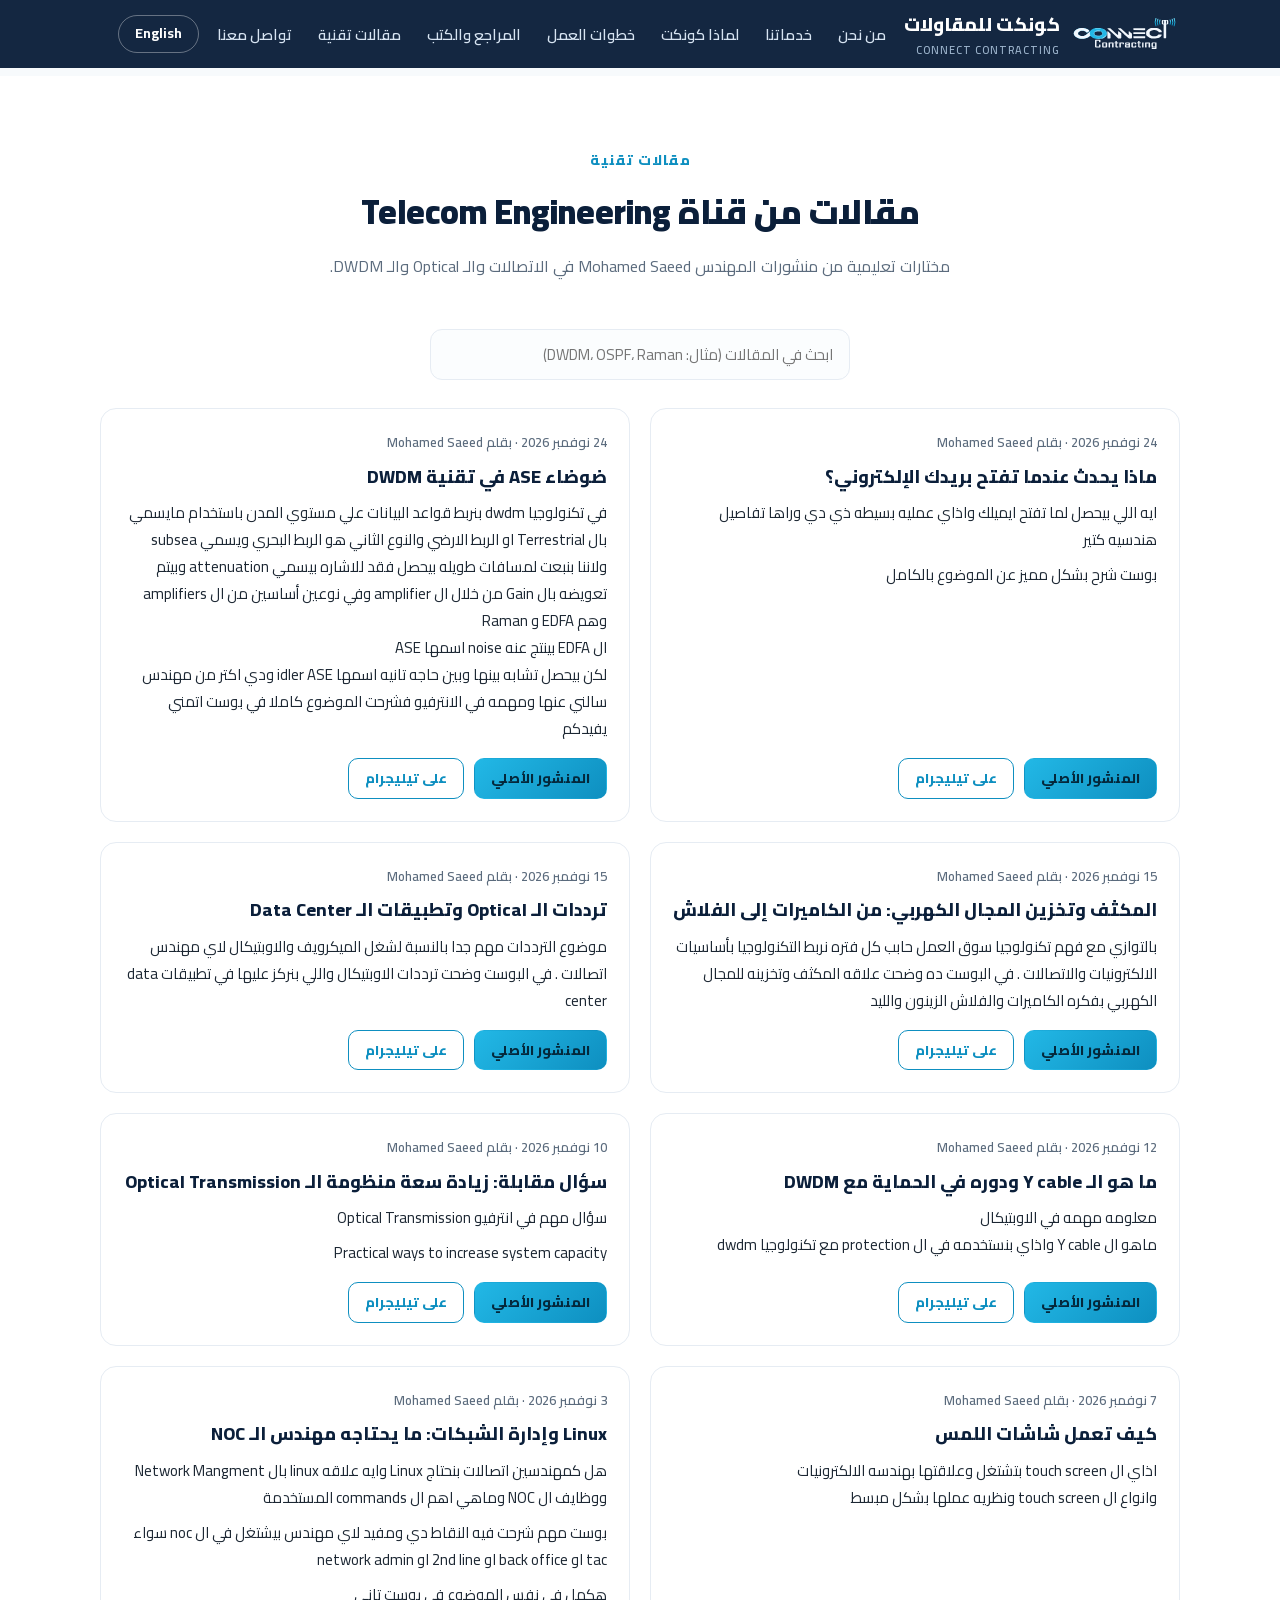
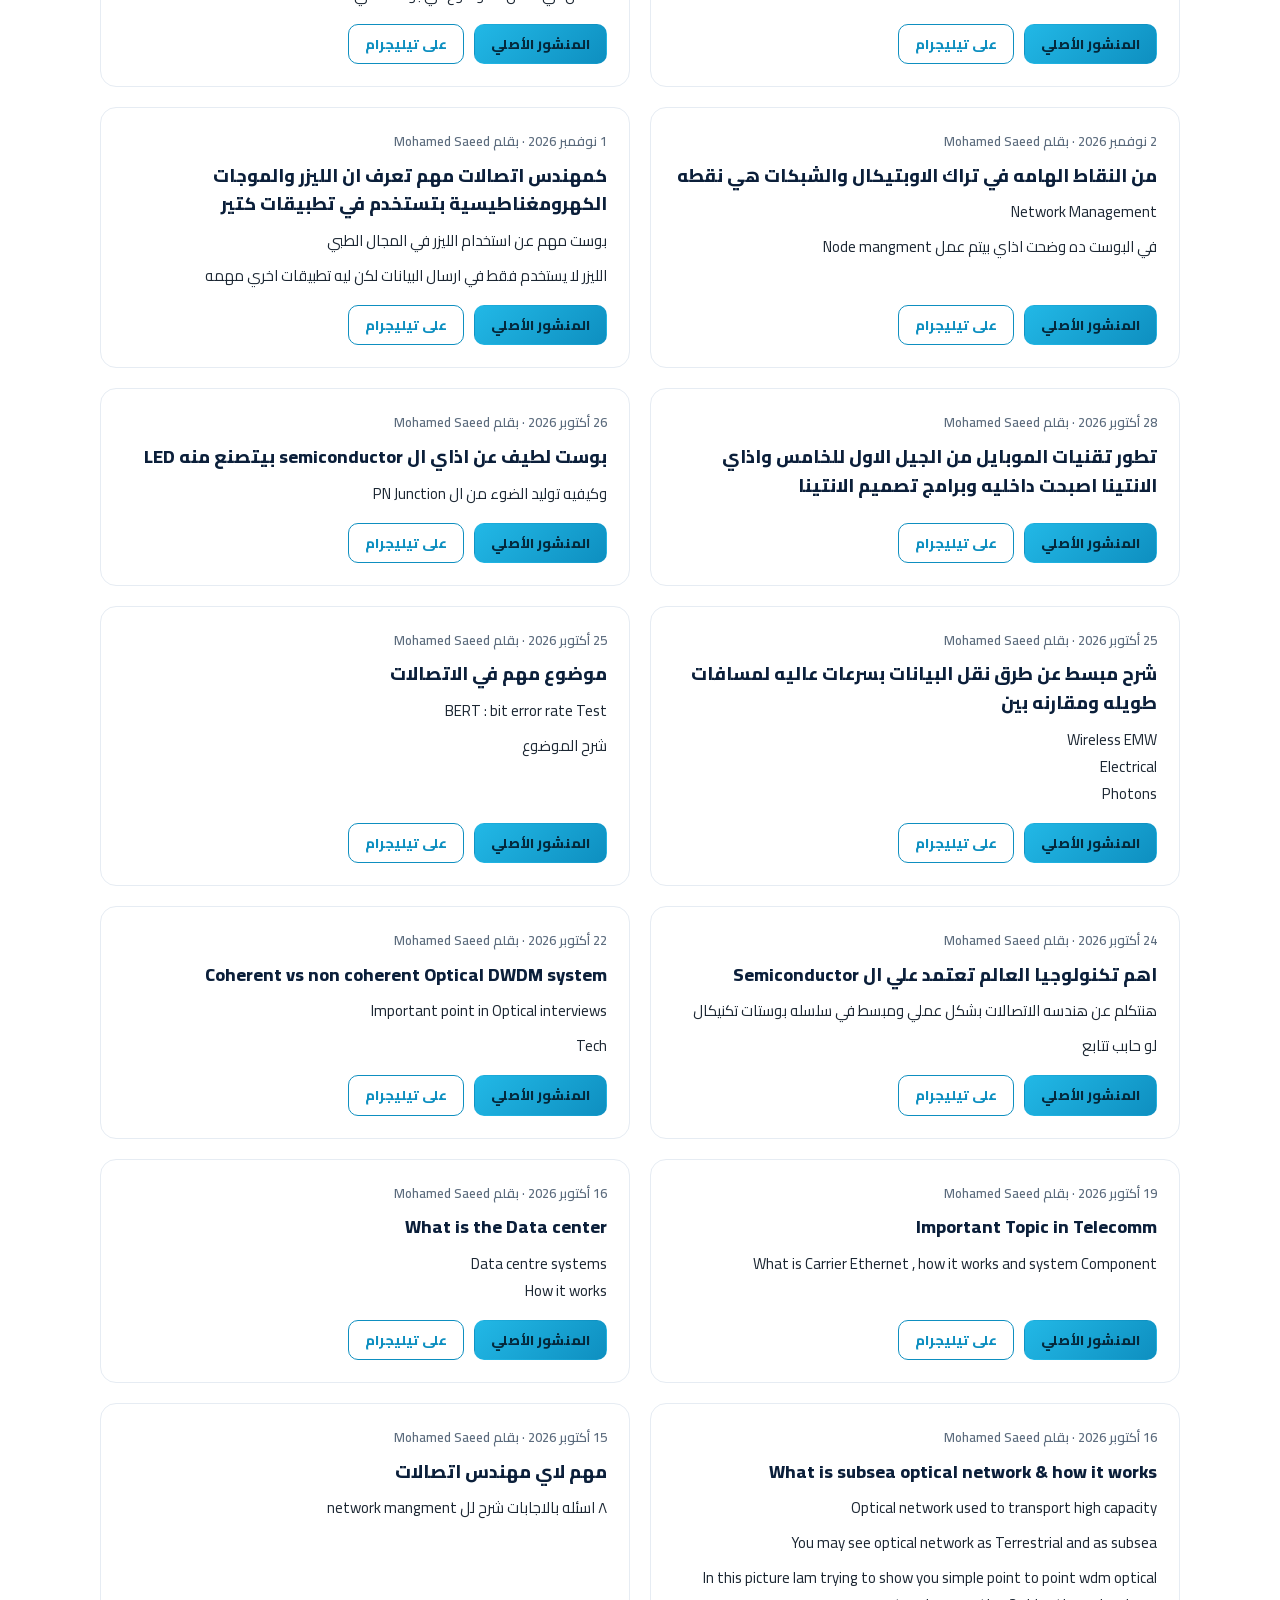
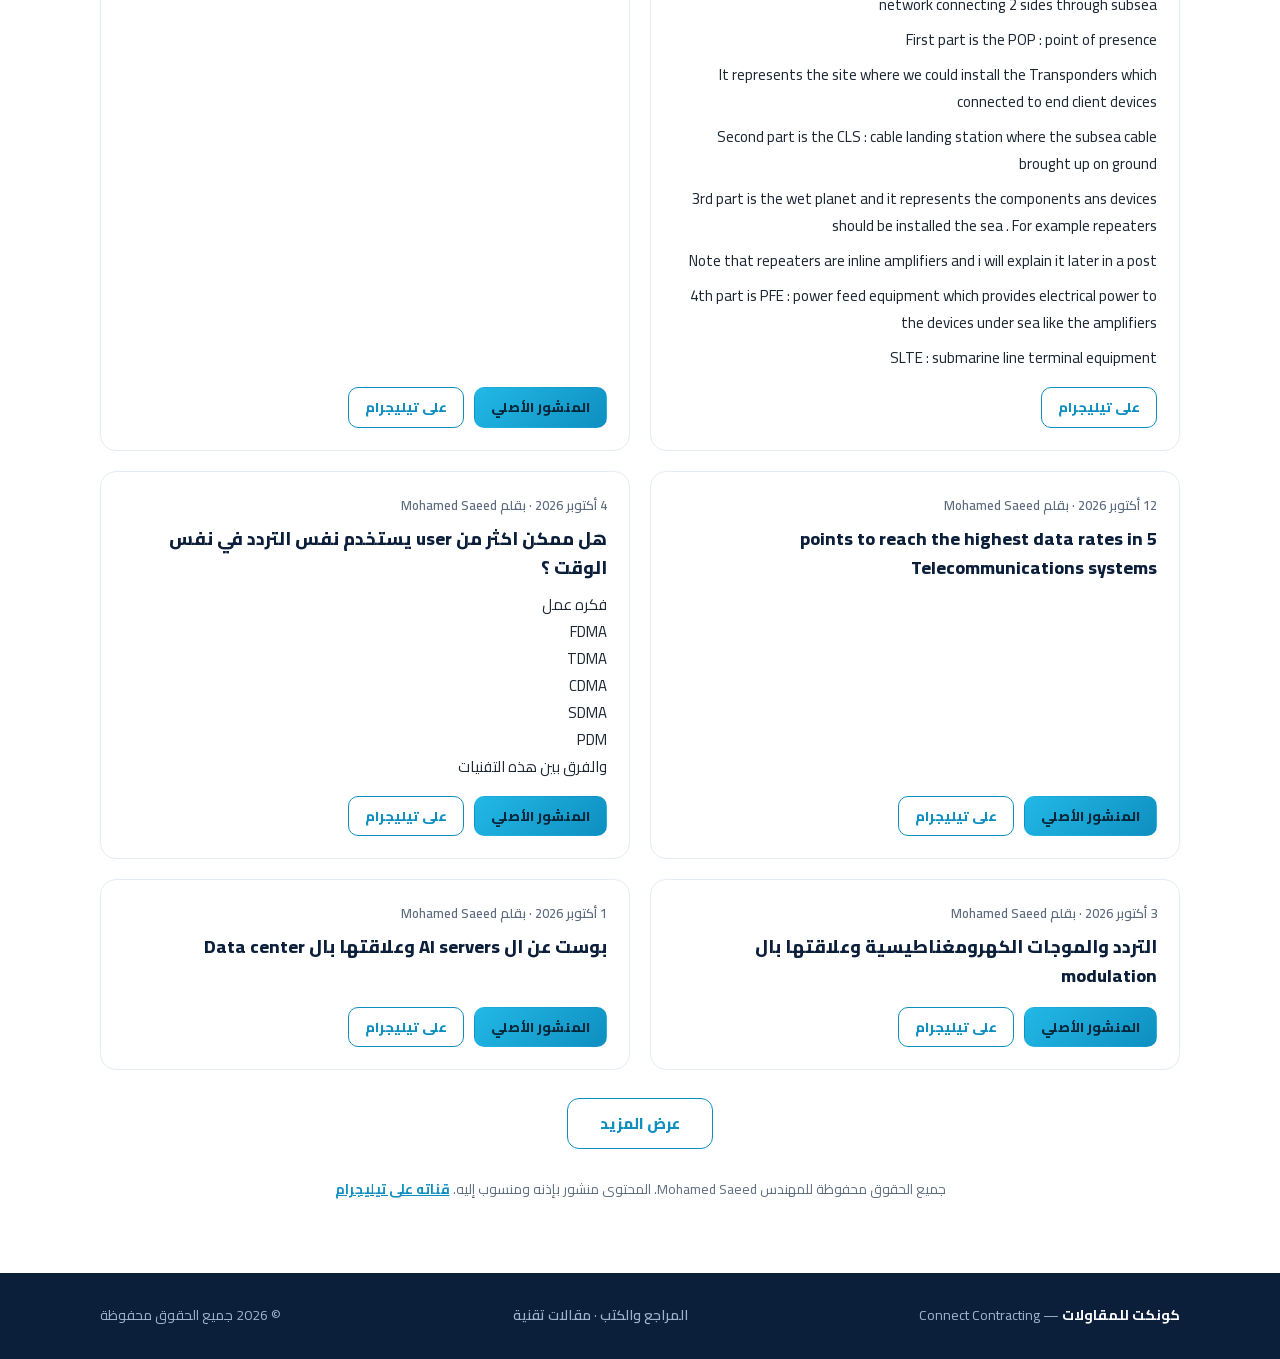
<file: articles/index.html>
<!doctype html>
<html lang="ar" dir="rtl">
<head>
<meta charset="UTF-8" />
<meta name="viewport" content="width=device-width, initial-scale=1.0" />
<title>مقالات تقنية | كونكت للمقاولات | Connect Contracting — مقاولات أعمال الاتصالات</title>
<meta name="description" content="كونكت للمقاولات (Connect Contracting): شركة مصرية متخصصة في تنفيذ أعمال الاتصالات — تركيب وتشغيل محطات الهاتف المحمول ووصلات المايكروويف وأعمال الـ Rollout لشبكات المحمول." />
<link rel="canonical" href="https://www.connect-cont.com/articles/">
<link rel="alternate" hreflang="ar" href="https://www.connect-cont.com/articles/">
<link rel="stylesheet" href="/cairo.css">
<style>
:root{
  --navy:#0b1f3a; --navy2:#122c52; --cyan:#22b8e6; --cyan2:#0e8fc0;
  --ink:#1c2733; --muted:#5b6b7d; --line:#e6ecf3; --bg:#f7fafc; --card:#ffffff;
}
*{margin:0;padding:0;box-sizing:border-box}
html{scroll-behavior:smooth}
body{font-family:'Cairo',Tahoma,sans-serif;color:var(--ink);background:var(--bg);line-height:1.8}
.container{max-width:1120px;margin:0 auto;padding:0 20px}
/* ===== Header ===== */
header{position:sticky;top:0;z-index:50;background:rgba(11,31,58,.96);backdrop-filter:blur(6px)}
.nav{display:flex;align-items:center;justify-content:space-between;height:68px}
.brand{display:flex;align-items:center;gap:10px;color:#fff;text-decoration:none}
.brand .logo-img{display:grid;place-items:center}
.brand .logo-img img{height:38px;width:auto;display:block}
.brand .logo-img img.logo-compact{display:none}
.brand b{font-size:19px;font-weight:800}
.brand small{display:block;font-size:11px;color:#9db4cc;font-weight:600;letter-spacing:1px}
.nav-links{display:flex;gap:26px;list-style:none}
.nav-links a{color:#d7e4f2;text-decoration:none;font-weight:600;font-size:15px}
.nav-links a:hover{color:var(--cyan)}
@media(max-width:760px){.nav-links{display:none}}
/* ===== Hero ===== */
.hero{background:linear-gradient(160deg,var(--navy) 0%,var(--navy2) 60%,#0d4a6e 100%);color:#fff;overflow:hidden;position:relative}
.hero::after{content:"";position:absolute;inset:0;background:
  radial-gradient(600px 300px at 85% 20%,rgba(34,184,230,.18),transparent 60%),
  radial-gradient(500px 260px at 10% 90%,rgba(34,184,230,.12),transparent 60%);pointer-events:none}
.hero-inner{position:relative;z-index:1;padding:90px 0 80px;display:grid;grid-template-columns:1.2fr .8fr;gap:40px;align-items:center}
@media(max-width:860px){.hero-inner{grid-template-columns:1fr;padding:60px 0}}
.hero .tag{display:inline-block;background:rgba(34,184,230,.15);border:1px solid rgba(34,184,230,.4);color:#9fe3fa;padding:6px 16px;border-radius:999px;font-size:14px;font-weight:700;margin-bottom:18px}
.hero h1{font-size:clamp(30px,4.6vw,48px);font-weight:900;line-height:1.35;margin-bottom:16px}
.hero h1 span{color:var(--cyan)}
.hero p.lead{font-size:18px;color:#c9d9ea;max-width:560px;margin-bottom:30px}
.hero-cta{display:flex;gap:14px;flex-wrap:wrap}
.btn{display:inline-block;padding:13px 30px;border-radius:12px;font-weight:800;font-size:16px;text-decoration:none;transition:.2s}
.btn-primary{background:linear-gradient(135deg,var(--cyan),var(--cyan2));color:#04283b}
.btn-primary:hover{transform:translateY(-2px)}
.btn-ghost{border:2px solid rgba(255,255,255,.35);color:#fff}
.btn-ghost:hover{border-color:var(--cyan);color:var(--cyan)}
.hero-card{background:rgba(255,255,255,.06);border:1px solid rgba(255,255,255,.12);border-radius:20px;padding:28px}
.hero-card h3{color:#9fe3fa;font-size:15px;margin-bottom:14px;font-weight:700}
.hero-card ul{list-style:none}
.hero-card li{padding:9px 0;border-bottom:1px dashed rgba(255,255,255,.14);color:#e6eff8;font-size:15px;display:flex;gap:10px;align-items:center}
.hero-card li:last-child{border:0}
.hero-card li::before{content:"";width:8px;height:8px;border-radius:50%;background:var(--cyan);flex:none}
/* ===== Sections ===== */
section{padding:72px 0}
.sec-head{text-align:center;max-width:640px;margin:0 auto 48px}
.sec-head .kicker{color:var(--cyan2);font-weight:800;font-size:14px;letter-spacing:1px;margin-bottom:8px}
.sec-head h2{font-size:clamp(24px,3.4vw,34px);font-weight:900;color:var(--navy)}
.sec-head p{color:var(--muted);margin-top:10px}
/* Coverage */
.cov-grid{display:flex;flex-wrap:wrap;gap:10px;justify-content:center;margin-top:24px}
.cov-grid span{background:#fff;border:1px solid var(--line);border-radius:999px;padding:8px 18px;font-weight:700;font-size:15px;color:var(--navy)}
.teams-note{text-align:center;margin-top:22px;color:var(--muted);font-size:15px}
.teams-note strong{color:var(--cyan2)}
/* About */
.about-grid{display:grid;grid-template-columns:1fr 1fr;gap:44px;align-items:center}
@media(max-width:860px){.about-grid{grid-template-columns:1fr}}
.about-grid h3{color:var(--navy);font-size:22px;margin-bottom:12px;font-weight:800}
.about-grid p{color:var(--muted);margin-bottom:14px}
.stats{display:grid;grid-template-columns:repeat(3,1fr);gap:14px;margin-top:22px}
.stat{background:var(--card);border:1px solid var(--line);border-radius:14px;padding:16px;text-align:center}
.stat b{display:block;color:var(--navy);font-size:17px;font-weight:800}
.stat span{font-size:13px;color:var(--muted)}
/* Services */
.services{background:#fff;border-top:1px solid var(--line);border-bottom:1px solid var(--line)}
.svc-grid{display:grid;grid-template-columns:repeat(3,1fr);gap:22px}
@media(max-width:960px){.svc-grid{grid-template-columns:repeat(2,1fr)}}
@media(max-width:620px){.svc-grid{grid-template-columns:1fr}}
.svc{background:var(--card);border:1px solid var(--line);border-radius:18px;padding:26px;transition:.2s}
.svc:hover{transform:translateY(-4px);box-shadow:0 14px 34px rgba(11,31,58,.08);border-color:#cfe7f2}
.svc .icon{width:52px;height:52px;border-radius:14px;background:linear-gradient(135deg,rgba(34,184,230,.16),rgba(34,184,230,.05));display:grid;place-items:center;font-size:24px;margin-bottom:14px}
.svc h3{color:var(--navy);font-size:18px;font-weight:800;margin-bottom:8px}
.svc p{color:var(--muted);font-size:14.5px}
/* Why us */
.why-grid{display:grid;grid-template-columns:repeat(2,1fr);gap:18px}
@media(max-width:700px){.why-grid{grid-template-columns:1fr}}
.why{display:flex;gap:16px;background:var(--card);border:1px solid var(--line);border-radius:16px;padding:22px}
.why .n{flex:none;width:44px;height:44px;border-radius:12px;background:var(--navy);color:var(--cyan);display:grid;place-items:center;font-weight:900;font-size:18px}
.why h3{color:var(--navy);font-size:16.5px;font-weight:800;margin-bottom:4px}
.why p{color:var(--muted);font-size:14px}
/* Process */
.process{background:linear-gradient(160deg,var(--navy),var(--navy2));color:#fff}
.process .sec-head h2{color:#fff}
.process .sec-head p{color:#b7cade}
.steps{display:grid;grid-template-columns:repeat(4,1fr);gap:18px;counter-reset:st}
@media(max-width:900px){.steps{grid-template-columns:repeat(2,1fr)}}
@media(max-width:560px){.steps{grid-template-columns:1fr}}
.step{background:rgba(255,255,255,.06);border:1px solid rgba(255,255,255,.12);border-radius:16px;padding:24px;position:relative}
.step::before{counter-increment:st;content:counter(st);position:absolute;top:-14px;inset-inline-start:20px;width:30px;height:30px;border-radius:50%;background:var(--cyan);color:#04283b;font-weight:900;display:grid;place-items:center}
.step h3{font-size:16px;font-weight:800;margin:8px 0 6px;color:#e8f3fb}
.step p{font-size:13.5px;color:#b7cade}
/* Contact */
.contact-grid{display:grid;grid-template-columns:1fr 1fr;gap:40px;align-items:start}
@media(max-width:860px){.contact-grid{grid-template-columns:1fr}}
.c-card{background:var(--card);border:1px solid var(--line);border-radius:18px;padding:28px}
.c-item{display:flex;gap:14px;align-items:center;padding:13px 0;border-bottom:1px dashed var(--line)}
.c-item:last-child{border:0}
.c-item .ic{width:44px;height:44px;border-radius:12px;background:rgba(34,184,230,.12);display:grid;place-items:center;font-size:20px;flex:none}
.c-item b{display:block;color:var(--navy);font-size:15px}
.c-item a,.c-item span.v{color:var(--muted);font-size:15px;text-decoration:none;direction:ltr;unicode-bidi:plaintext}
.c-item a:hover{color:var(--cyan2)}
form{display:grid;gap:14px}
input,textarea{width:100%;padding:13px 16px;border:1px solid var(--line);border-radius:12px;font-family:inherit;font-size:15px;background:#fbfdfe}
input:focus,textarea:focus{outline:2px solid rgba(34,184,230,.5);border-color:var(--cyan)}
textarea{min-height:120px;resize:vertical}
form button{border:0;cursor:pointer;font-family:inherit}
/* Footer */
footer{background:var(--navy);color:#9db4cc;padding:30px 0;font-size:14px}
footer .container{display:flex;justify-content:space-between;gap:14px;flex-wrap:wrap;align-items:center}
footer b{color:#fff}
.lang{color:#fff;border:1px solid rgba(255,255,255,.35);padding:5px 16px;border-radius:999px;font-size:14px;font-weight:700;text-decoration:none;margin-inline-start:18px;white-space:nowrap}.lang:hover{color:var(--cyan);border-color:var(--cyan)}
.nav-right{display:flex;align-items:center}
@media(max-width:860px){.hero-inner{padding:60px 20px}}
@media(max-width:760px){.brand small{display:none}.brand b{font-size:16px;white-space:nowrap}.brand .logo-img img{height:30px}.brand .logo-img img.logo-full{display:none}.brand .logo-img img.logo-compact{display:block}.lang{margin-inline-start:8px;padding:4px 12px;font-size:13px}}

/* Library */
.library{background:#fff;border-top:1px solid var(--line);border-bottom:1px solid var(--line)}
.lib-group{margin-top:34px}
.lib-group h3{color:var(--navy);font-size:19px;font-weight:800;margin-bottom:14px;padding-inline-start:12px;border-inline-start:4px solid var(--cyan)}
.lib-grid{display:grid;grid-template-columns:repeat(3,1fr);gap:18px}
@media(max-width:960px){.lib-grid{grid-template-columns:repeat(2,1fr)}}
@media(max-width:620px){.lib-grid{grid-template-columns:1fr}}
.book{background:var(--card);border:1px solid var(--line);border-radius:16px;padding:20px;display:flex;flex-direction:column;gap:6px;transition:.2s}
.book:hover{transform:translateY(-3px);box-shadow:0 12px 28px rgba(11,31,58,.08);border-color:#cfe7f2}
.book .lang-tag{align-self:flex-start;font-size:12px;font-weight:800;color:var(--cyan2);background:rgba(34,184,230,.12);border-radius:999px;padding:2px 12px}
.book h4{color:var(--navy);font-size:16.5px;font-weight:800;line-height:1.5;direction:ltr;unicode-bidi:plaintext;text-align:start}
.book .by{color:var(--muted);font-size:13.5px;font-weight:600}
.book p{color:var(--muted);font-size:14px;flex:1}
.book .acts{display:flex;gap:10px;flex-wrap:wrap;margin-top:8px}
.book .acts a{font-weight:800;font-size:13.5px;text-decoration:none;padding:7px 16px;border-radius:10px;border:1.5px solid var(--cyan2);color:var(--cyan2)}
.book .acts a.dl{background:linear-gradient(135deg,var(--cyan),var(--cyan2));border-color:transparent;color:#04283b}
.book .acts a:hover{transform:translateY(-1px)}
.book .nodl{color:var(--muted);font-size:12.5px;margin-top:2px}
.lib-note{text-align:center;color:var(--muted);font-size:13.5px;margin-top:28px}
.post-grid{display:grid;grid-template-columns:repeat(2,1fr);gap:20px}
@media(max-width:760px){.post-grid{grid-template-columns:1fr}}
.post{background:var(--card);border:1px solid var(--line);border-radius:16px;padding:22px;display:flex;flex-direction:column;gap:8px}
.post .meta{color:var(--muted);font-size:13px;font-weight:600}
.post h4{color:var(--navy);font-size:18px;font-weight:800;line-height:1.6}
.post p{color:var(--ink);font-size:15px}
.post .acts{display:flex;gap:10px;flex-wrap:wrap;margin-top:auto;padding-top:8px}
.post .acts a{font-weight:800;font-size:13.5px;text-decoration:none;padding:7px 16px;border-radius:10px;border:1.5px solid var(--cyan2);color:var(--cyan2)}
.post .acts a.dl{background:linear-gradient(135deg,var(--cyan),var(--cyan2));border-color:transparent;color:#04283b}
.lib-note a{color:var(--cyan2);font-weight:700}
/* Mobile menu */
.menu-btn{display:none;background:none;border:1px solid rgba(255,255,255,.35);color:#fff;width:38px;height:34px;border-radius:10px;margin-inline-start:8px;cursor:pointer;font-size:20px;line-height:1;padding:0;font-family:inherit}
footer a{color:#9db4cc;text-decoration:none;font-weight:600}footer a:hover{color:var(--cyan)}
@media(max-width:760px){.menu-btn{display:block}.nav-links{display:none;position:absolute;top:68px;inset-inline:0;flex-direction:column;gap:0;background:#0b1f3a;border-top:1px solid rgba(255,255,255,.1);padding:6px 20px 12px;box-shadow:0 12px 24px rgba(0,0,0,.25)}.nav-links.open{display:flex}.nav-links li a{display:block;padding:12px 0;border-bottom:1px solid rgba(255,255,255,.08);font-size:16px}.nav-links li:last-child a{border:0}}
@media(max-width:760px){.brand{gap:6px}.brand b{font-size:14px}.lang{margin-inline-start:6px;padding:4px 10px;font-size:12.5px}.menu-btn{width:34px;margin-inline-start:6px}}
.post-search{display:block;width:100%;max-width:420px;margin:0 auto 28px;padding:11px 16px;border:1.5px solid var(--line);border-radius:12px;font:inherit;font-size:15px}
.post.more{display:none}.post.show,.post-grid.searching .post.hit{display:flex}
.post-grid.searching .post:not(.hit){display:none}
.more-wrap{text-align:center;margin-top:28px}.more-wrap button{font:inherit;font-weight:800;font-size:15px;padding:11px 32px;border-radius:12px;border:1.5px solid var(--cyan2);background:#fff;color:var(--cyan2);cursor:pointer}
.post .body p+p{margin-top:8px}.no-hit{text-align:center;color:var(--muted);margin-top:20px;display:none}
</style>
<link rel="icon" type="image/png" sizes="32x32" href="/favicon-32.png">
<link rel="apple-touch-icon" href="/logo-icon-180.png">
</head>
<body>

<header>
  <div class="container nav">
    <a class="brand" href="/">
      <span class="logo-img"><img class="logo-full" src="/logo-header.svg" alt="Connect Contracting"><img class="logo-compact" src="/logo-header-compact.svg" alt=""></span>
      <span><b>كونكت للمقاولات</b><small>CONNECT CONTRACTING</small></span>
    </a>
    <ul class="nav-links">
      <li><a href="/#about">من نحن</a></li>
      <li><a href="/#services">خدماتنا</a></li>
      <li><a href="/#why">لماذا كونكت</a></li>
      <li><a href="/#process">خطوات العمل</a></li>
      <li><a href="/library/">المراجع والكتب</a></li>
      <li><a href="/articles/">مقالات تقنية</a></li>
      <li><a href="/#contact">تواصل معنا</a></li>
    </ul>
    <a class="lang" href="/en/" hreflang="en" lang="en" dir="ltr">English</a>
    <button class="menu-btn" type="button" aria-label="القائمة" aria-expanded="false">&#9776;</button>
  </div>
</header>

<div style="height:8px"></div>
<section class="library" id="articles" style="border:0">
  <div class="container">
    <div class="sec-head"><div class="kicker">مقالات تقنية</div><h2>مقالات من قناة Telecom Engineering</h2><p>مختارات تعليمية من منشورات المهندس Mohamed Saeed في الاتصالات والـ Optical والـ DWDM.</p></div>
    <input class="post-search" id="post-search" type="search" placeholder="ابحث في المقالات (مثال: DWDM، OSPF، Raman)" aria-label="ابحث في المقالات">
    <div class="post-grid">
      <article class="post"><div class="meta">24 نوفمبر 2026 · بقلم Mohamed Saeed</div><h4>ماذا يحدث عندما تفتح بريدك الإلكتروني؟</h4><p>ايه اللي بيحصل لما تفتح ايميلك واذاي عمليه بسيطه ذي دي وراها تفاصيل هندسيه كتير</p><p>بوست شرح بشكل مميز عن الموضوع بالكامل</p><div class="acts"><a class="dl" href="https://www.facebook.com/share/18kg8JtokS/?mibextid=wwXIfr" target="_blank" rel="noopener">المنشور الأصلي</a><a href="https://t.me/mohamedsaeed4Telecom/2846" target="_blank" rel="noopener">على تيليجرام</a></div></article>
      <article class="post"><div class="meta">24 نوفمبر 2026 · بقلم Mohamed Saeed</div><h4>ضوضاء ASE في تقنية DWDM</h4><p>في تكنولوجيا dwdm بنربط قواعد البيانات علي مستوي المدن باستخدام مايسمي بال Terrestrial او الربط الارضي والنوع الثاني هو الربط البحري ويسمي subsea ولاننا بنبعت لمسافات طويله بيحصل فقد للاشاره بيسمي attenuation وبيتم تعويضه بال Gain من خلال ال amplifier وفي نوعين أساسين من ال amplifiers وهم EDFA و Raman<br>ال EDFA بينتج عنه noise اسمها ASE<br>لكن بيحصل تشابه بينها وبين حاجه تانيه اسمها idler ASE ودي اكتر من مهندس سالني عنها ومهمه في الانترفيو فشرحت الموضوع كاملا في بوست اتمني يفيدكم</p><div class="acts"><a class="dl" href="https://lnkd.in/p/eRJEMJYA" target="_blank" rel="noopener">المنشور الأصلي</a><a href="https://t.me/mohamedsaeed4Telecom/2845" target="_blank" rel="noopener">على تيليجرام</a></div></article>
      <article class="post"><div class="meta">15 نوفمبر 2026 · بقلم Mohamed Saeed</div><h4>المكثف وتخزين المجال الكهربي: من الكاميرات إلى الفلاش</h4><p>بالتوازي مع فهم تكنولوجيا سوق العمل حابب كل فتره نربط التكنولوجيا بأساسيات الالكترونيات والاتصالات . في البوست ده وضحت علاقه المكثف وتخزينه للمجال الكهربي بفكره الكاميرات والفلاش الزينون والليد</p><div class="acts"><a class="dl" href="https://www.facebook.com/share/p/18wrjGfhvG/?mibextid=wwXIfr" target="_blank" rel="noopener">المنشور الأصلي</a><a href="https://t.me/mohamedsaeed4Telecom/2837" target="_blank" rel="noopener">على تيليجرام</a></div></article>
      <article class="post"><div class="meta">15 نوفمبر 2026 · بقلم Mohamed Saeed</div><h4>ترددات الـ Optical وتطبيقات الـ Data Center</h4><p>موضوع الترددات مهم جدا بالنسبة لشغل الميكرويف والاوبتيكال لاي مهندس اتصالات . في البوست وضحت ترددات الاوبتيكال واللي بنركز عليها في تطبيقات data center</p><div class="acts"><a class="dl" href="https://lnkd.in/p/eCC-522f" target="_blank" rel="noopener">المنشور الأصلي</a><a href="https://t.me/mohamedsaeed4Telecom/2836" target="_blank" rel="noopener">على تيليجرام</a></div></article>
      <article class="post"><div class="meta">12 نوفمبر 2026 · بقلم Mohamed Saeed</div><h4>ما هو الـ Y cable ودوره في الحماية مع DWDM</h4><p>معلومه مهمه في الاوبتيكال <br>ماهو ال Y cable واذاي بنستخدمه في ال protection مع تكنولوجيا dwdm</p><div class="acts"><a class="dl" href="https://lnkd.in/p/eCacSkYk" target="_blank" rel="noopener">المنشور الأصلي</a><a href="https://t.me/mohamedsaeed4Telecom/2835" target="_blank" rel="noopener">على تيليجرام</a></div></article>
      <article class="post"><div class="meta">10 نوفمبر 2026 · بقلم Mohamed Saeed</div><h4>سؤال مقابلة: زيادة سعة منظومة الـ Optical Transmission</h4><p>سؤال مهم في انترفيو Optical Transmission</p><p>Practical ways to increase system capacity</p><div class="acts"><a class="dl" href="https://lnkd.in/p/eUu5ke6Q" target="_blank" rel="noopener">المنشور الأصلي</a><a href="https://t.me/mohamedsaeed4Telecom/2834" target="_blank" rel="noopener">على تيليجرام</a></div></article>
      <article class="post"><div class="meta">7 نوفمبر 2026 · بقلم Mohamed Saeed</div><h4>كيف تعمل شاشات اللمس</h4><p>اذاي ال touch screen بتشتغل وعلاقتها بهندسه الالكترونيات <br>وانواع ال touch screen ونظريه عملها بشكل مبسط</p><div class="acts"><a class="dl" href="https://www.facebook.com/share/18YKasrHAh/?mibextid=wwXIfr" target="_blank" rel="noopener">المنشور الأصلي</a><a href="https://t.me/mohamedsaeed4Telecom/2832" target="_blank" rel="noopener">على تيليجرام</a></div></article>
      <article class="post"><div class="meta">3 نوفمبر 2026 · بقلم Mohamed Saeed</div><h4>Linux وإدارة الشبكات: ما يحتاجه مهندس الـ NOC</h4><p>هل كمهندسين اتصالات بنحتاج Linux وايه علاقه linux بال Network Mangment ووظايف ال NOC وماهي اهم ال commands المستخدمة</p><p>بوست مهم شرحت فيه النقاط دي ومفيد لاي مهندس بيشتغل في ال noc سواء tac او back office او 2nd line او network admin</p><p>هكمل في نفس الموضوع في بوست تاني</p><div class="acts"><a class="dl" href="https://lnkd.in/p/egsinM3A" target="_blank" rel="noopener">المنشور الأصلي</a><a href="https://t.me/mohamedsaeed4Telecom/2829" target="_blank" rel="noopener">على تيليجرام</a></div></article>
    </div>
    <p class="no-hit" id="no-hit">لا توجد نتائج مطابقة.</p>
    <div class="more-wrap"><button type="button" id="more-btn">عرض المزيد</button></div>
    <p class="lib-note">جميع الحقوق محفوظة للمهندس Mohamed Saeed. المحتوى منشور بإذنه ومنسوب إليه. <a href="https://t.me/mohamedsaeed4Telecom" target="_blank" rel="noopener">قناته على تيليجرام</a></p>
  </div>
</section>

<footer>
  <div class="container">
    <div><b>كونكت للمقاولات</b> — Connect Contracting</div>
    <div><a href="/library/">المراجع والكتب</a> · <a href="/articles/">مقالات تقنية</a></div>
    <div>© 2026 جميع الحقوق محفوظة</div>
  </div>
</footer>

<script src="/articles/posts.js"></script>
<script>(function(){var g=document.querySelector('.post-grid'),P=window.MORE_POSTS||[],btn=document.getElementById('more-btn'),q=document.getElementById('post-search'),nh=document.getElementById('no-hit');
function esc(s){var d=document.createElement('div');d.textContent=s;return d.innerHTML}
function paras(t){return t.split(/\n\s*\n/).map(function(x){return '<p>'+esc(x.trim()).replace(/\n/g,'<br>')+'</p>'}).join('')}
P.forEach(function(p){var a=document.createElement('article');a.className='post more';a.innerHTML='<div class="meta">'+esc(p[1])+' · بقلم Mohamed Saeed</div><h4>'+esc(p[2])+'</h4>'+(p[3]?'<div class="body">'+paras(p[3])+'</div>':'')+'<div class="acts">'+(p[4]?'<a class="dl" href="'+esc(p[4])+'" target="_blank" rel="noopener">المنشور الأصلي</a>':'')+'<a href="https://t.me/mohamedsaeed4Telecom/'+p[0]+'" target="_blank" rel="noopener">على تيليجرام</a></div>';g.appendChild(a)});
var all=[].slice.call(g.querySelectorAll('.post'));
function more(n){var m=g.querySelectorAll('.post.more:not(.show)');for(var i=0;i<m.length&&i<n;i++)m[i].classList.add('show');if(!g.querySelector('.post.more:not(.show)'))btn.parentNode.style.display='none'}
more(16);btn.addEventListener('click',function(){more(24)});
q.addEventListener('input',function(){var v=q.value.trim().toLowerCase(),c=0;if(!v){g.classList.remove('searching');nh.style.display='none';btn.parentNode.style.display=g.querySelector('.post.more:not(.show)')?'':'none';return}
g.classList.add('searching');btn.parentNode.style.display='none';all.forEach(function(a){var h=a.textContent.toLowerCase().indexOf(v)>-1;a.classList.toggle('hit',h);if(h)c++});nh.style.display=c?'none':'block'})})();</script>
<script>(function(){var b=document.querySelector('.menu-btn'),l=document.querySelector('.nav-links');if(!b||!l)return;b.addEventListener('click',function(){var o=l.classList.toggle('open');b.setAttribute('aria-expanded',o)});l.addEventListener('click',function(e){if(e.target.tagName==='A')l.classList.remove('open')})})();</script>
</body>
</html>
</file>
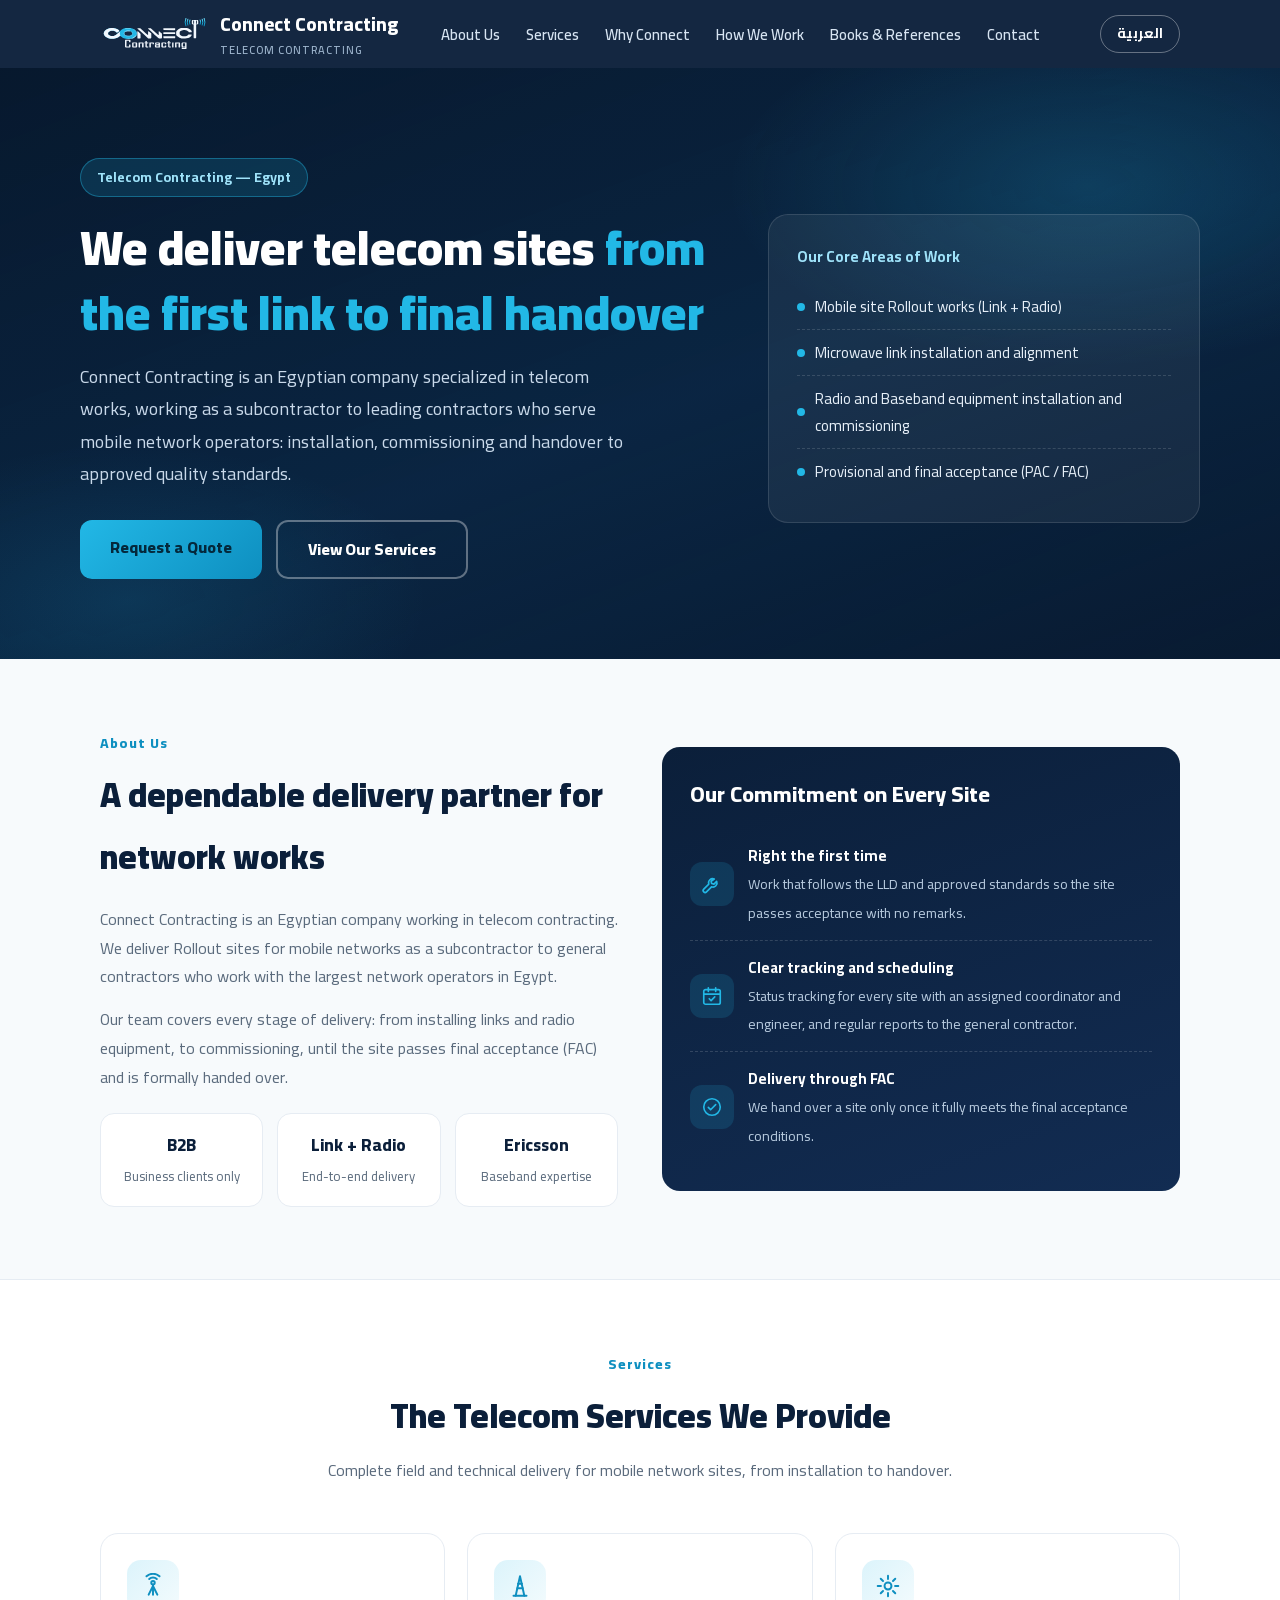
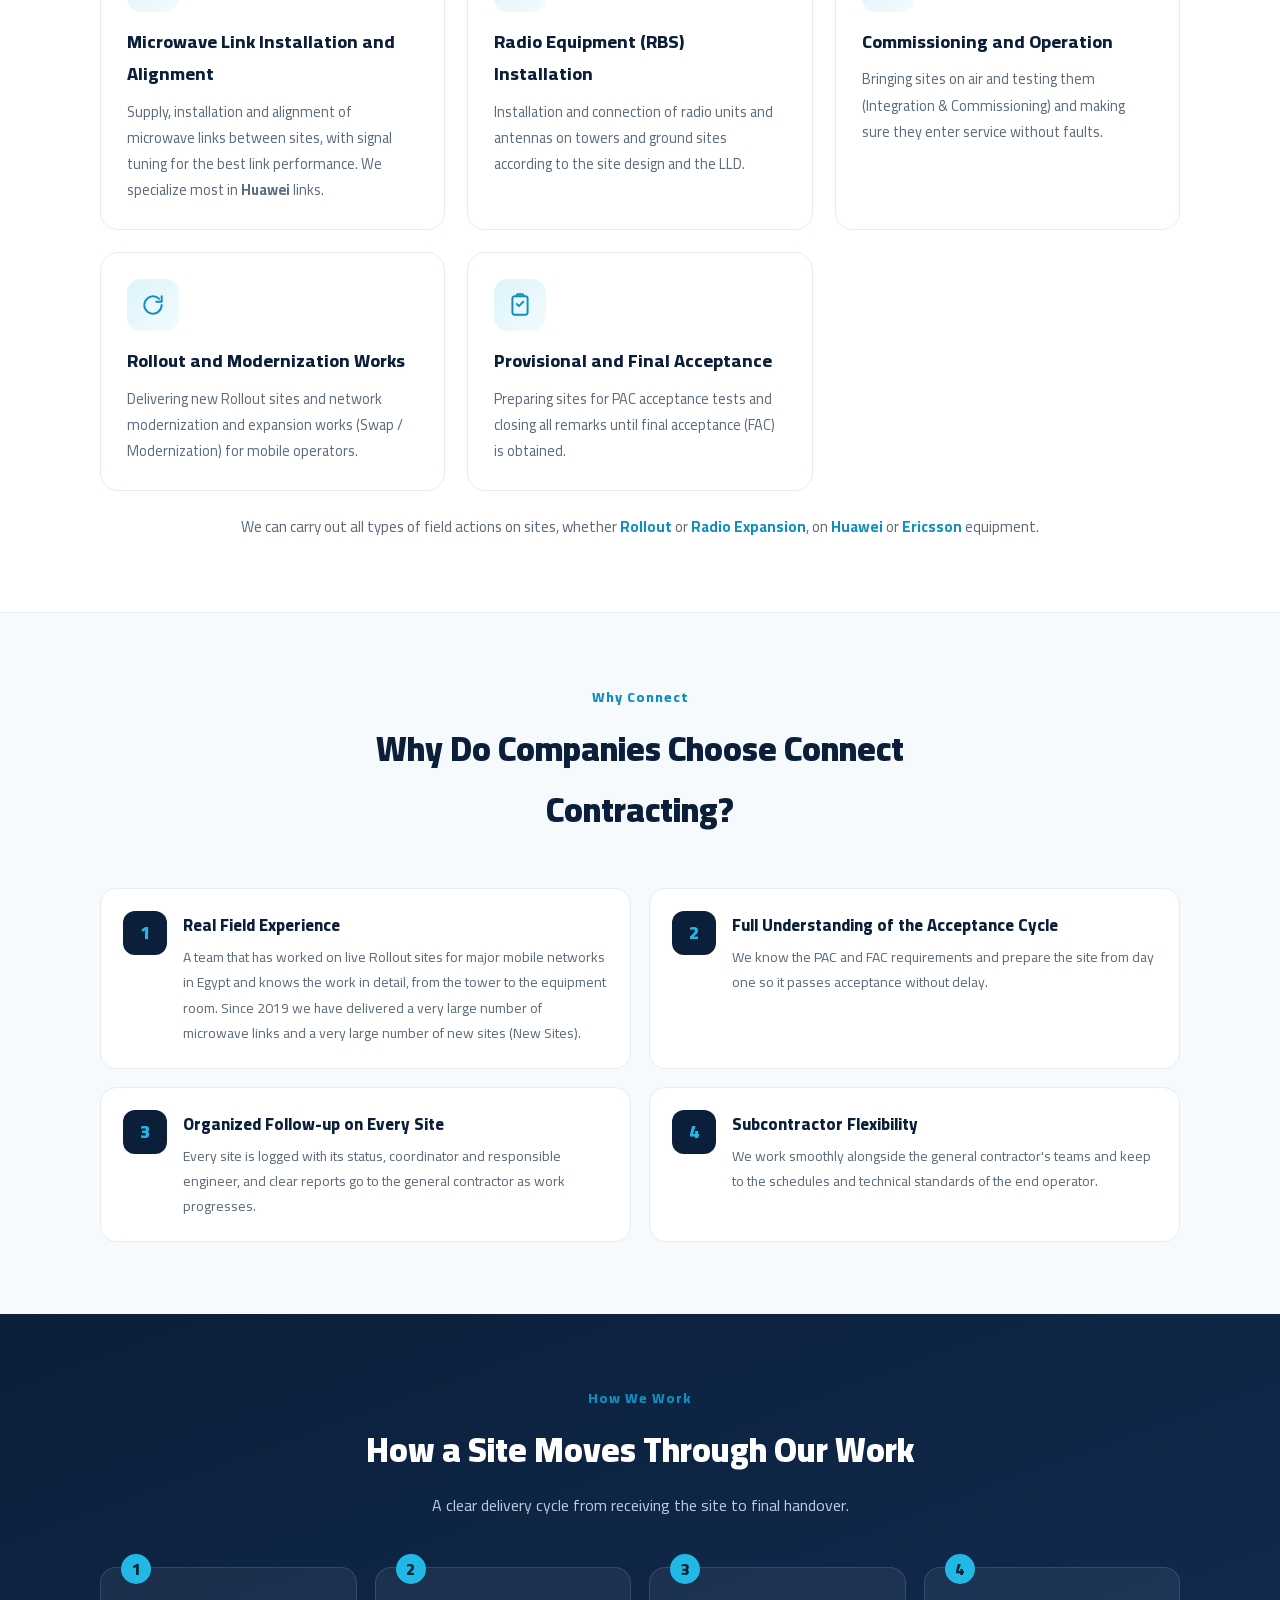
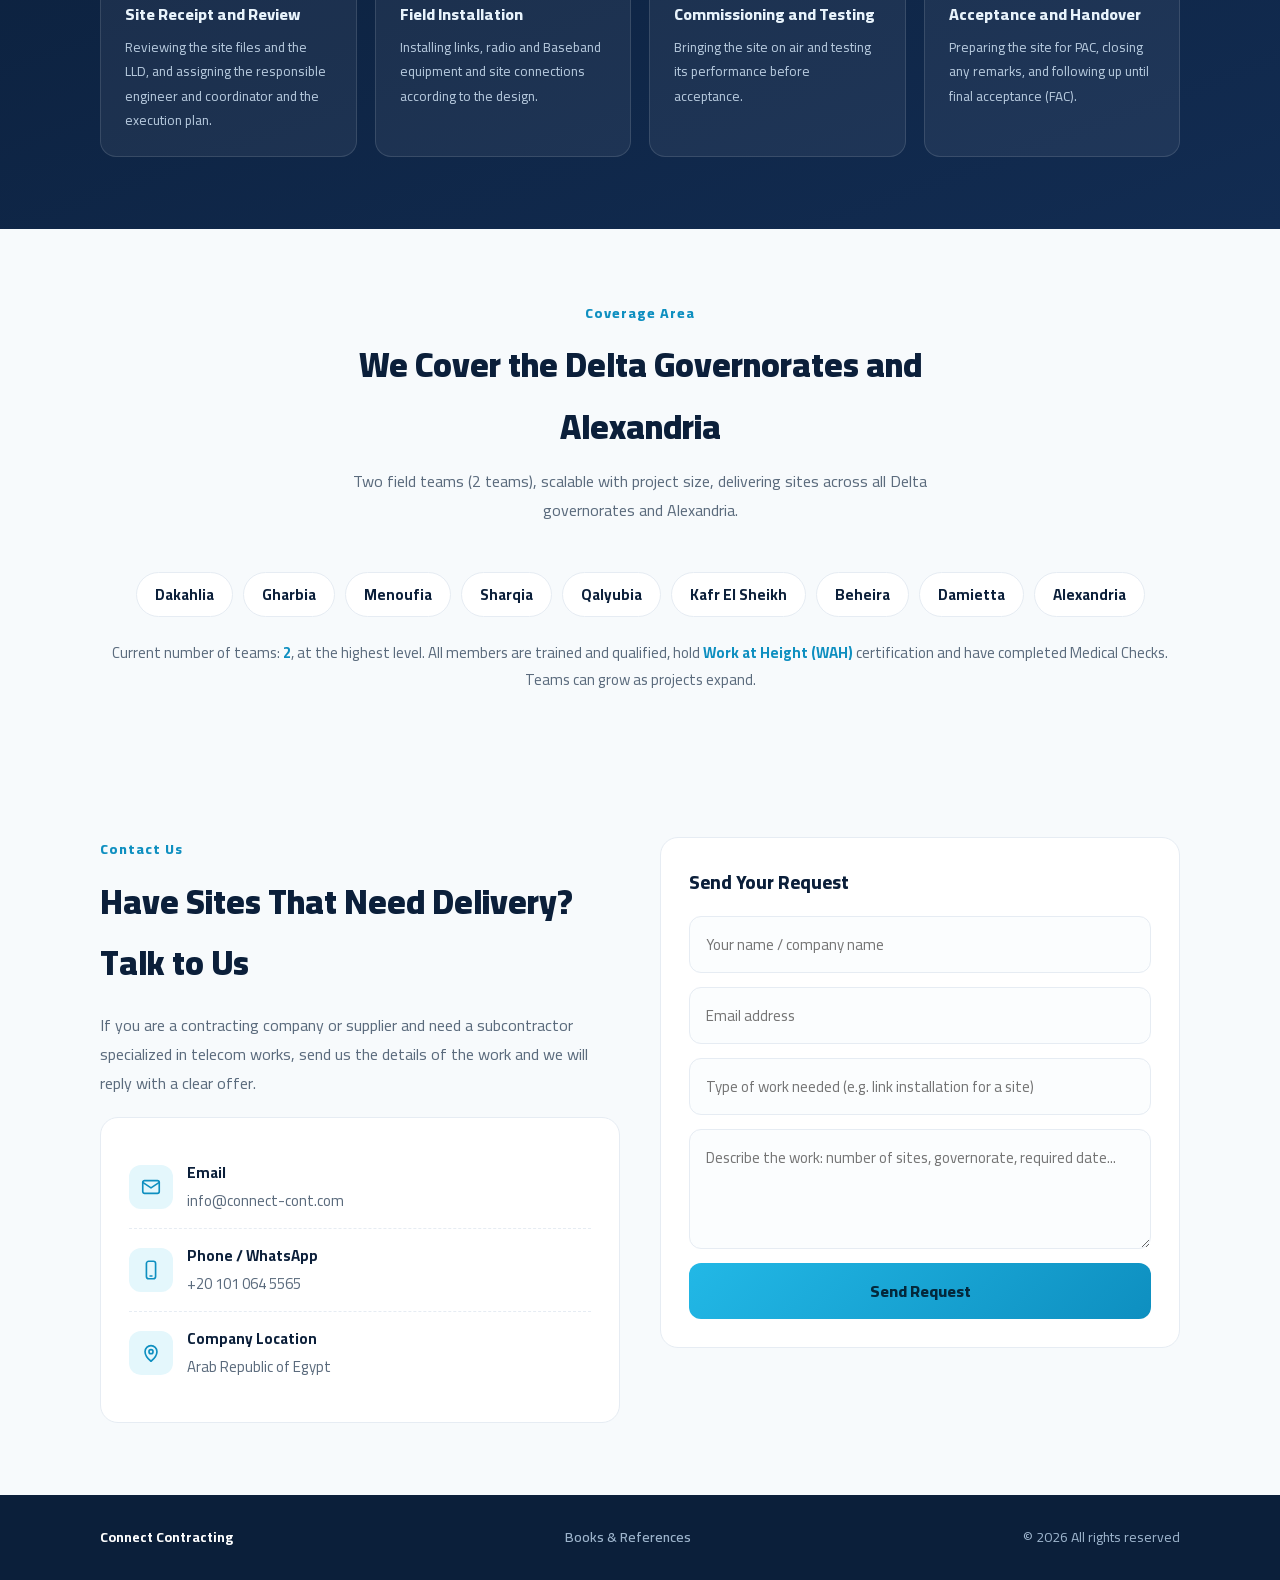
<file: en/index.html>
<!doctype html>
<html lang="en" dir="ltr">
<head>
<meta charset="UTF-8" />
<meta name="viewport" content="width=device-width, initial-scale=1.0" />
<title>Connect Contracting | Telecom Contracting in Egypt</title>
<meta name="description" content="Connect Contracting: an Egyptian company specialized in telecom works: installation and commissioning of mobile sites, microwave links and Rollout works for mobile networks." />
<link rel="canonical" href="https://www.connect-cont.com/en/">
<link rel="alternate" hreflang="ar" href="https://www.connect-cont.com/">
<link rel="alternate" hreflang="en" href="https://www.connect-cont.com/en/">
<link rel="alternate" hreflang="x-default" href="https://www.connect-cont.com/">
<link rel="stylesheet" href="/cairo.css">
<style>
:root{
  --navy:#0b1f3a; --navy2:#122c52; --cyan:#22b8e6; --cyan2:#0e8fc0;
  --ink:#1c2733; --muted:#5b6b7d; --line:#e6ecf3; --bg:#f7fafc; --card:#ffffff;
}
*{margin:0;padding:0;box-sizing:border-box}
html{scroll-behavior:smooth}
body{font-family:'Cairo',Tahoma,sans-serif;color:var(--ink);background:var(--bg);line-height:1.8}
.container{max-width:1120px;margin:0 auto;padding:0 20px}
/* ===== Header ===== */
header{position:sticky;top:0;z-index:50;background:rgba(11,31,58,.96);backdrop-filter:blur(6px)}
.nav{display:flex;align-items:center;justify-content:space-between;height:68px}
.brand{display:flex;align-items:center;gap:10px;color:#fff;text-decoration:none}
.brand .logo-img{display:grid;place-items:center}
.brand .logo-img img{height:38px;width:auto;display:block}
.brand .logo-img img.logo-compact{display:none}
.brand b{font-size:19px;font-weight:800}
.brand small{display:block;font-size:11px;color:#9db4cc;font-weight:600;letter-spacing:1px}
.nav-links{display:flex;gap:26px;list-style:none}
.nav-links a{color:#d7e4f2;text-decoration:none;font-weight:600;font-size:15px}
.nav-links a:hover{color:var(--cyan)}
@media(max-width:760px){.nav-links{display:none}}
/* ===== Hero ===== */
.hero{background:linear-gradient(160deg,var(--navy) 0%,var(--navy2) 60%,#0d4a6e 100%);color:#fff;overflow:hidden;position:relative}
.hero::after{content:"";position:absolute;inset:0;background:
  radial-gradient(600px 300px at 85% 20%,rgba(34,184,230,.18),transparent 60%),
  radial-gradient(500px 260px at 10% 90%,rgba(34,184,230,.12),transparent 60%);pointer-events:none}
.hero-inner{position:relative;z-index:1;padding:90px 0 80px;display:grid;grid-template-columns:1.2fr .8fr;gap:40px;align-items:center}
@media(max-width:860px){.hero-inner{grid-template-columns:1fr;padding:60px 0}}
.hero .tag{display:inline-block;background:rgba(34,184,230,.15);border:1px solid rgba(34,184,230,.4);color:#9fe3fa;padding:6px 16px;border-radius:999px;font-size:14px;font-weight:700;margin-bottom:18px}
.hero h1{font-size:clamp(30px,4.6vw,48px);font-weight:900;line-height:1.35;margin-bottom:16px}
.hero h1 span{color:var(--cyan)}
.hero p.lead{font-size:18px;color:#c9d9ea;max-width:560px;margin-bottom:30px}
.hero-cta{display:flex;gap:14px;flex-wrap:wrap}
.btn{display:inline-block;padding:13px 30px;border-radius:12px;font-weight:800;font-size:16px;text-decoration:none;transition:.2s}
.btn-primary{background:linear-gradient(135deg,var(--cyan),var(--cyan2));color:#04283b}
.btn-primary:hover{transform:translateY(-2px)}
.btn-ghost{border:2px solid rgba(255,255,255,.35);color:#fff}
.btn-ghost:hover{border-color:var(--cyan);color:var(--cyan)}
.hero-card{background:rgba(255,255,255,.06);border:1px solid rgba(255,255,255,.12);border-radius:20px;padding:28px}
.hero-card h3{color:#9fe3fa;font-size:15px;margin-bottom:14px;font-weight:700}
.hero-card ul{list-style:none}
.hero-card li{padding:9px 0;border-bottom:1px dashed rgba(255,255,255,.14);color:#e6eff8;font-size:15px;display:flex;gap:10px;align-items:center}
.hero-card li:last-child{border:0}
.hero-card li::before{content:"";width:8px;height:8px;border-radius:50%;background:var(--cyan);flex:none}
/* ===== Sections ===== */
section{padding:72px 0}
.sec-head{text-align:center;max-width:640px;margin:0 auto 48px}
.sec-head .kicker{color:var(--cyan2);font-weight:800;font-size:14px;letter-spacing:1px;margin-bottom:8px}
.sec-head h2{font-size:clamp(24px,3.4vw,34px);font-weight:900;color:var(--navy)}
.sec-head p{color:var(--muted);margin-top:10px}
/* Coverage */
.cov-grid{display:flex;flex-wrap:wrap;gap:10px;justify-content:center;margin-top:24px}
.cov-grid span{background:#fff;border:1px solid var(--line);border-radius:999px;padding:8px 18px;font-weight:700;font-size:15px;color:var(--navy)}
.teams-note{text-align:center;margin-top:22px;color:var(--muted);font-size:15px}
.teams-note strong{color:var(--cyan2)}
/* About */
.about-grid{display:grid;grid-template-columns:1fr 1fr;gap:44px;align-items:center}
@media(max-width:860px){.about-grid{grid-template-columns:1fr}}
.about-grid h3{color:var(--navy);font-size:22px;margin-bottom:12px;font-weight:800}
.about-grid p{color:var(--muted);margin-bottom:14px}
.stats{display:grid;grid-template-columns:repeat(3,1fr);gap:14px;margin-top:22px}
.stat{background:var(--card);border:1px solid var(--line);border-radius:14px;padding:16px;text-align:center}
.stat b{display:block;color:var(--navy);font-size:17px;font-weight:800}
.stat span{font-size:13px;color:var(--muted)}
/* Services */
.services{background:#fff;border-top:1px solid var(--line);border-bottom:1px solid var(--line)}
.svc-grid{display:grid;grid-template-columns:repeat(3,1fr);gap:22px}
@media(max-width:960px){.svc-grid{grid-template-columns:repeat(2,1fr)}}
@media(max-width:620px){.svc-grid{grid-template-columns:1fr}}
.svc{background:var(--card);border:1px solid var(--line);border-radius:18px;padding:26px;transition:.2s}
.svc:hover{transform:translateY(-4px);box-shadow:0 14px 34px rgba(11,31,58,.08);border-color:#cfe7f2}
.svc .icon{width:52px;height:52px;border-radius:14px;background:linear-gradient(135deg,rgba(34,184,230,.16),rgba(34,184,230,.05));display:grid;place-items:center;font-size:24px;margin-bottom:14px}
.svc h3{color:var(--navy);font-size:18px;font-weight:800;margin-bottom:8px}
.svc p{color:var(--muted);font-size:14.5px}
/* Why us */
.why-grid{display:grid;grid-template-columns:repeat(2,1fr);gap:18px}
@media(max-width:700px){.why-grid{grid-template-columns:1fr}}
.why{display:flex;gap:16px;background:var(--card);border:1px solid var(--line);border-radius:16px;padding:22px}
.why .n{flex:none;width:44px;height:44px;border-radius:12px;background:var(--navy);color:var(--cyan);display:grid;place-items:center;font-weight:900;font-size:18px}
.why h3{color:var(--navy);font-size:16.5px;font-weight:800;margin-bottom:4px}
.why p{color:var(--muted);font-size:14px}
/* Process */
.process{background:linear-gradient(160deg,var(--navy),var(--navy2));color:#fff}
.process .sec-head h2{color:#fff}
.process .sec-head p{color:#b7cade}
.steps{display:grid;grid-template-columns:repeat(4,1fr);gap:18px;counter-reset:st}
@media(max-width:900px){.steps{grid-template-columns:repeat(2,1fr)}}
@media(max-width:560px){.steps{grid-template-columns:1fr}}
.step{background:rgba(255,255,255,.06);border:1px solid rgba(255,255,255,.12);border-radius:16px;padding:24px;position:relative}
.step::before{counter-increment:st;content:counter(st);position:absolute;top:-14px;inset-inline-start:20px;width:30px;height:30px;border-radius:50%;background:var(--cyan);color:#04283b;font-weight:900;display:grid;place-items:center}
.step h3{font-size:16px;font-weight:800;margin:8px 0 6px;color:#e8f3fb}
.step p{font-size:13.5px;color:#b7cade}
/* Contact */
.contact-grid{display:grid;grid-template-columns:1fr 1fr;gap:40px;align-items:start}
@media(max-width:860px){.contact-grid{grid-template-columns:1fr}}
.c-card{background:var(--card);border:1px solid var(--line);border-radius:18px;padding:28px}
.c-item{display:flex;gap:14px;align-items:center;padding:13px 0;border-bottom:1px dashed var(--line)}
.c-item:last-child{border:0}
.c-item .ic{width:44px;height:44px;border-radius:12px;background:rgba(34,184,230,.12);display:grid;place-items:center;font-size:20px;flex:none}
.c-item b{display:block;color:var(--navy);font-size:15px}
.c-item a,.c-item span.v{color:var(--muted);font-size:15px;text-decoration:none;direction:ltr;unicode-bidi:plaintext}
.c-item a:hover{color:var(--cyan2)}
form{display:grid;gap:14px}
input,textarea{width:100%;padding:13px 16px;border:1px solid var(--line);border-radius:12px;font-family:inherit;font-size:15px;background:#fbfdfe}
input:focus,textarea:focus{outline:2px solid rgba(34,184,230,.5);border-color:var(--cyan)}
textarea{min-height:120px;resize:vertical}
form button{border:0;cursor:pointer;font-family:inherit}
/* Footer */
footer{background:var(--navy);color:#9db4cc;padding:30px 0;font-size:14px}
footer .container{display:flex;justify-content:space-between;gap:14px;flex-wrap:wrap;align-items:center}
footer b{color:#fff}
.lang{color:#fff;border:1px solid rgba(255,255,255,.35);padding:5px 16px;border-radius:999px;font-size:14px;font-weight:700;text-decoration:none;margin-inline-start:18px;white-space:nowrap}.lang:hover{color:var(--cyan);border-color:var(--cyan)}
.nav-right{display:flex;align-items:center}
@media(max-width:860px){.hero-inner{padding:60px 20px}}
@media(max-width:760px){.brand small{display:none}.brand b{font-size:16px;white-space:nowrap}.brand .logo-img img{height:30px}.brand .logo-img img.logo-full{display:none}.brand .logo-img img.logo-compact{display:block}.lang{margin-inline-start:8px;padding:4px 12px;font-size:13px}}

/* Library */
.library{background:#fff;border-top:1px solid var(--line);border-bottom:1px solid var(--line)}
.lib-group{margin-top:34px}
.lib-group h3{color:var(--navy);font-size:19px;font-weight:800;margin-bottom:14px;padding-inline-start:12px;border-inline-start:4px solid var(--cyan)}
.lib-grid{display:grid;grid-template-columns:repeat(3,1fr);gap:18px}
@media(max-width:960px){.lib-grid{grid-template-columns:repeat(2,1fr)}}
@media(max-width:620px){.lib-grid{grid-template-columns:1fr}}
.book{background:var(--card);border:1px solid var(--line);border-radius:16px;padding:20px;display:flex;flex-direction:column;gap:6px;transition:.2s}
.book:hover{transform:translateY(-3px);box-shadow:0 12px 28px rgba(11,31,58,.08);border-color:#cfe7f2}
.book .lang-tag{align-self:flex-start;font-size:12px;font-weight:800;color:var(--cyan2);background:rgba(34,184,230,.12);border-radius:999px;padding:2px 12px}
.book h4{color:var(--navy);font-size:16.5px;font-weight:800;line-height:1.5;direction:ltr;unicode-bidi:plaintext;text-align:start}
.book .by{color:var(--muted);font-size:13.5px;font-weight:600}
.book p{color:var(--muted);font-size:14px;flex:1}
.book .acts{display:flex;gap:10px;flex-wrap:wrap;margin-top:8px}
.book .acts a{font-weight:800;font-size:13.5px;text-decoration:none;padding:7px 16px;border-radius:10px;border:1.5px solid var(--cyan2);color:var(--cyan2)}
.book .acts a.dl{background:linear-gradient(135deg,var(--cyan),var(--cyan2));border-color:transparent;color:#04283b}
.book .acts a:hover{transform:translateY(-1px)}
.book .nodl{color:var(--muted);font-size:12.5px;margin-top:2px}
.lib-note{text-align:center;color:var(--muted);font-size:13.5px;margin-top:28px}
/* Mobile menu */
.menu-btn{display:none;background:none;border:1px solid rgba(255,255,255,.35);color:#fff;width:38px;height:34px;border-radius:10px;margin-inline-start:8px;cursor:pointer;font-size:20px;line-height:1;padding:0;font-family:inherit}
footer a{color:#9db4cc;text-decoration:none;font-weight:600}footer a:hover{color:var(--cyan)}
@media(max-width:760px){.menu-btn{display:block}.nav-links{display:none;position:absolute;top:68px;inset-inline:0;flex-direction:column;gap:0;background:#0b1f3a;border-top:1px solid rgba(255,255,255,.1);padding:6px 20px 12px;box-shadow:0 12px 24px rgba(0,0,0,.25)}.nav-links.open{display:flex}.nav-links li a{display:block;padding:12px 0;border-bottom:1px solid rgba(255,255,255,.08);font-size:16px}.nav-links li:last-child a{border:0}}
@media(max-width:760px){.brand{gap:6px}.brand b{font-size:14px}.lang{margin-inline-start:6px;padding:4px 10px;font-size:12.5px}.menu-btn{width:34px;margin-inline-start:6px}}

/* hero slideshow */
.hero-slides{position:absolute;inset:0;z-index:0;overflow:hidden;background:var(--navy)}
.hero-slides img{position:absolute;inset:0;width:100%;height:100%;object-fit:cover;opacity:0;transform:scale(1);animation:heroFade 36s infinite;will-change:opacity,transform}
.hero-slides img:nth-child(1){animation-delay:0s}.hero-slides img:nth-child(2){animation-delay:6s}.hero-slides img:nth-child(3){animation-delay:12s}.hero-slides img:nth-child(4){animation-delay:18s}.hero-slides img:nth-child(5){animation-delay:24s}.hero-slides img:nth-child(6){animation-delay:30s}
.hero-slides::after{content:"";position:absolute;inset:0;background:linear-gradient(160deg,rgba(7,24,44,.86) 0%,rgba(10,40,70,.72) 55%,rgba(7,24,44,.6) 100%)}
@keyframes heroFade{0%{opacity:0;transform:scale(1)}4%{opacity:1}17%{opacity:1}21%{opacity:0;transform:scale(1.12)}100%{opacity:0;transform:scale(1.12)}}
@media(prefers-reduced-motion:reduce){.hero-slides img{animation:none}.hero-slides img:first-child{opacity:1}}
</style>
<link rel="icon" type="image/png" sizes="32x32" href="/favicon-32.png">
<link rel="apple-touch-icon" href="/logo-icon-180.png">
</head>
<body>

<header>
  <div class="container nav">
    <a class="brand" href="#top">
      <span class="logo-img"><img class="logo-full" src="/logo-header.svg" alt="Connect Contracting"><img class="logo-compact" src="/logo-header-compact.svg" alt=""></span>
      <span><b>Connect Contracting</b><small>TELECOM CONTRACTING</small></span>
    </a>
    <ul class="nav-links">
      <li><a href="#about">About Us</a></li>
      <li><a href="#services">Services</a></li>
      <li><a href="#why">Why Connect</a></li>
      <li><a href="#process">How We Work</a></li>
      <li><a href="/en/library/">Books & References</a></li>
      <li><a href="#contact">Contact</a></li>
    </ul>
    <a class="lang" href="/" hreflang="ar" lang="ar">العربية</a>
    <button class="menu-btn" type="button" aria-label="Menu" aria-expanded="false">&#9776;</button>
  </div>
</header>

<div class="hero" id="top">
  <div class="hero-slides" aria-hidden="true"><img src="/img/1-hero1.jpg" alt="" fetchpriority="high"><img src="/img/2-hero2.jpg" alt="" loading="lazy"><img src="/img/3-hero3.jpg" alt="" loading="lazy"><img src="/img/4-hero4.jpg" alt="" loading="lazy"><img src="/img/5-hero5.jpg" alt="" loading="lazy"><img src="/img/6-hero6.jpg" alt="" loading="lazy"></div>
  <div class="container hero-inner">
    <div>
      <span class="tag">Telecom Contracting — Egypt</span>
      <h1>We deliver telecom sites <span>from the first link to final handover</span></h1>
      <p class="lead">Connect Contracting is an Egyptian company specialized in telecom works, working as a subcontractor to leading contractors who serve mobile network operators: installation, commissioning and handover to approved quality standards.</p>
      <div class="hero-cta">
        <a class="btn btn-primary" href="#contact">Request a Quote</a>
        <a class="btn btn-ghost" href="#services">View Our Services</a>
      </div>
    </div>
    <div class="hero-card">
      <h3>Our Core Areas of Work</h3>
      <ul>
        <li>Mobile site Rollout works (Link + Radio)</li>
        <li>Microwave link installation and alignment</li>
        <li>Radio and Baseband equipment installation and commissioning</li>
        <li>Provisional and final acceptance (PAC / FAC)</li>
      </ul>
    </div>
  </div>
</div>

<section id="about">
  <div class="container about-grid">
    <div>
      <div class="sec-head" style="text-align:left;margin:0 0 18px">
        <div class="kicker">About Us</div>
        <h2>A dependable delivery partner for network works</h2>
      </div>
      <p>Connect Contracting is an Egyptian company working in telecom contracting. We deliver Rollout sites for mobile networks as a subcontractor to general contractors who work with the largest network operators in Egypt.</p>
      <p>Our team covers every stage of delivery: from installing links and radio equipment, to commissioning, until the site passes final acceptance (FAC) and is formally handed over.</p>
      <div class="stats">
        <div class="stat"><b>B2B</b><span>Business clients only</span></div>
        <div class="stat"><b>Link + Radio</b><span>End-to-end delivery</span></div>
        <div class="stat"><b>Ericsson</b><span>Baseband expertise</span></div>
      </div>
    </div>
    <div class="c-card" style="background:linear-gradient(160deg,var(--navy),var(--navy2));border:0;color:#dbe8f5">
      <h3 style="color:#fff;margin-bottom:14px">Our Commitment on Every Site</h3>
      <div class="c-item" style="border-color:rgba(255,255,255,.15)"><div class="ic" style="background:rgba(34,184,230,.15)"><svg viewBox="0 0 24 24" width="22" height="22" fill="none" stroke="#22b8e6" stroke-width="1.8" stroke-linecap="round" stroke-linejoin="round"><path d="M14.5 6.5a4.5 4.5 0 0 0-6 5.6L3 17.6a2.1 2.1 0 0 0 3 3l5.5-5.5a4.5 4.5 0 0 0 5.6-6l-3 3-2.5-.6-.6-2.5 3.5-2.5z"/></svg></div><div><b style="color:#fff">Right the first time</b><span style="color:#b7cade;font-size:14px">Work that follows the LLD and approved standards so the site passes acceptance with no remarks.</span></div></div>
      <div class="c-item" style="border-color:rgba(255,255,255,.15)"><div class="ic" style="background:rgba(34,184,230,.15)"><svg viewBox="0 0 24 24" width="22" height="22" fill="none" stroke="#22b8e6" stroke-width="1.8" stroke-linecap="round" stroke-linejoin="round"><rect x="3" y="5" width="18" height="16" rx="2"/><path d="M3 10h18M8 3v4M16 3v4"/><path d="M9 15l2 2 4-4"/></svg></div><div><b style="color:#fff">Clear tracking and scheduling</b><span style="color:#b7cade;font-size:14px">Status tracking for every site with an assigned coordinator and engineer, and regular reports to the general contractor.</span></div></div>
      <div class="c-item" style="border:0"><div class="ic" style="background:rgba(34,184,230,.15)"><svg viewBox="0 0 24 24" width="22" height="22" fill="none" stroke="#22b8e6" stroke-width="1.8" stroke-linecap="round" stroke-linejoin="round"><circle cx="12" cy="12" r="9"/><path d="M8 12.5l2.5 2.5L16 9.5"/></svg></div><div><b style="color:#fff">Delivery through FAC</b><span style="color:#b7cade;font-size:14px">We hand over a site only once it fully meets the final acceptance conditions.</span></div></div>
    </div>
  </div>
</section>

<section class="services" id="services">
  <div class="container">
    <div class="sec-head">
      <div class="kicker">Services</div>
      <h2>The Telecom Services We Provide</h2>
      <p>Complete field and technical delivery for mobile network sites, from installation to handover.</p>
    </div>
    <div class="svc-grid">
      <div class="svc"><div class="icon"><svg viewBox="0 0 24 24" width="26" height="26" fill="none" stroke="#0e8fc0" stroke-width="1.8" stroke-linecap="round" stroke-linejoin="round"><path d="M12 20v-8"/><path d="M12 12l-4 8"/><path d="M12 12l4 8"/><circle cx="12" cy="9" r="1.6"/><path d="M8.5 5.5a5 5 0 0 1 7 0"/><path d="M6 3a9 9 0 0 1 12 0"/></svg></div><h3>Microwave Link Installation and Alignment</h3><p>Supply, installation and alignment of microwave links between sites, with signal tuning for the best link performance. We specialize most in <strong>Huawei</strong> links.</p></div>
      <div class="svc"><div class="icon"><svg viewBox="0 0 24 24" width="26" height="26" fill="none" stroke="#0e8fc0" stroke-width="1.8" stroke-linecap="round" stroke-linejoin="round"><path d="M8 21l4-18 4 18"/><path d="M9.5 14h5"/><path d="M10.2 10h3.6"/><path d="M6 21h12"/></svg></div><h3>Radio Equipment (RBS) Installation</h3><p>Installation and connection of radio units and antennas on towers and ground sites according to the site design and the LLD.</p></div>
            <div class="svc"><div class="icon"><svg viewBox="0 0 24 24" width="26" height="26" fill="none" stroke="#0e8fc0" stroke-width="1.8" stroke-linecap="round" stroke-linejoin="round"><circle cx="12" cy="12" r="3.2"/><path d="M12 2.5v3M12 18.5v3M2.5 12h3M18.5 12h3M5.3 5.3l2.1 2.1M16.6 16.6l2.1 2.1M18.7 5.3l-2.1 2.1M7.4 16.6l-2.1 2.1"/></svg></div><h3>Commissioning and Operation</h3><p>Bringing sites on air and testing them (Integration & Commissioning) and making sure they enter service without faults.</p></div>
      <div class="svc"><div class="icon"><svg viewBox="0 0 24 24" width="26" height="26" fill="none" stroke="#0e8fc0" stroke-width="1.8" stroke-linecap="round" stroke-linejoin="round"><path d="M20 12a8 8 0 1 1-2.34-5.66"/><path d="M20 4v5h-5"/></svg></div><h3>Rollout and Modernization Works</h3><p>Delivering new Rollout sites and network modernization and expansion works (Swap / Modernization) for mobile operators.</p></div>
      <div class="svc"><div class="icon"><svg viewBox="0 0 24 24" width="26" height="26" fill="none" stroke="#0e8fc0" stroke-width="1.8" stroke-linecap="round" stroke-linejoin="round"><rect x="5" y="4" width="14" height="17" rx="2"/><path d="M9 4V2.8A.8.8 0 0 1 9.8 2h4.4a.8.8 0 0 1 .8.8V4"/><path d="M9 11l2 2 4-4"/></svg></div><h3>Provisional and Final Acceptance</h3><p>Preparing sites for PAC acceptance tests and closing all remarks until final acceptance (FAC) is obtained.</p></div>
    </div>
    <p class="teams-note">We can carry out all types of field actions on sites, whether <strong>Rollout</strong> or <strong>Radio Expansion</strong>, on <strong>Huawei</strong> or <strong>Ericsson</strong> equipment.</p>
  </div>
</section>

<section id="why">
  <div class="container">
    <div class="sec-head">
      <div class="kicker">Why Connect</div>
      <h2>Why Do Companies Choose Connect Contracting?</h2>
    </div>
    <div class="why-grid">
      <div class="why"><div class="n">1</div><div><h3>Real Field Experience</h3><p>A team that has worked on live Rollout sites for major mobile networks in Egypt and knows the work in detail, from the tower to the equipment room. Since 2019 we have delivered a very large number of microwave links and a very large number of new sites (New Sites).</p></div></div>
      <div class="why"><div class="n">2</div><div><h3>Full Understanding of the Acceptance Cycle</h3><p>We know the PAC and FAC requirements and prepare the site from day one so it passes acceptance without delay.</p></div></div>
      <div class="why"><div class="n">3</div><div><h3>Organized Follow-up on Every Site</h3><p>Every site is logged with its status, coordinator and responsible engineer, and clear reports go to the general contractor as work progresses.</p></div></div>
      <div class="why"><div class="n">4</div><div><h3>Subcontractor Flexibility</h3><p>We work smoothly alongside the general contractor's teams and keep to the schedules and technical standards of the end operator.</p></div></div>
    </div>
  </div>
</section>

<section class="process" id="process">
  <div class="container">
    <div class="sec-head">
      <div class="kicker">How We Work</div>
      <h2>How a Site Moves Through Our Work</h2>
      <p>A clear delivery cycle from receiving the site to final handover.</p>
    </div>
    <div class="steps">
      <div class="step"><h3>Site Receipt and Review</h3><p>Reviewing the site files and the LLD, and assigning the responsible engineer and coordinator and the execution plan.</p></div>
      <div class="step"><h3>Field Installation</h3><p>Installing links, radio and Baseband equipment and site connections according to the design.</p></div>
      <div class="step"><h3>Commissioning and Testing</h3><p>Bringing the site on air and testing its performance before acceptance.</p></div>
      <div class="step"><h3>Acceptance and Handover</h3><p>Preparing the site for PAC, closing any remarks, and following up until final acceptance (FAC).</p></div>
    </div>
  </div>
</section>


<section id="coverage">
  <div class="container">
    <div class="sec-head">
      <div class="kicker">Coverage Area</div>
      <h2>We Cover the Delta Governorates and Alexandria</h2>
      <p>Two field teams (2 teams), scalable with project size, delivering sites across all Delta governorates and Alexandria.</p>
    </div>
    <div class="cov-grid">
      <span>Dakahlia</span><span>Gharbia</span><span>Menoufia</span><span>Sharqia</span><span>Qalyubia</span><span>Kafr El Sheikh</span><span>Beheira</span><span>Damietta</span><span>Alexandria</span>
    </div>
    <p class="teams-note">Current number of teams: <strong>2</strong>, at the highest level. All members are trained and qualified, hold <strong>Work at Height (WAH)</strong> certification and have completed Medical Checks. Teams can grow as projects expand.</p>
  </div>
</section>


<section id="contact">
  <div class="container contact-grid">
    <div>
      <div class="sec-head" style="text-align:left;margin:0 0 18px">
        <div class="kicker">Contact Us</div>
        <h2>Have Sites That Need Delivery? Talk to Us</h2>
      </div>
      <p style="color:var(--muted);margin-bottom:20px">If you are a contracting company or supplier and need a subcontractor specialized in telecom works, send us the details of the work and we will reply with a clear offer.</p>
      <div class="c-card">
        <div class="c-item"><div class="ic"><svg viewBox="0 0 24 24" width="22" height="22" fill="none" stroke="#0e8fc0" stroke-width="1.8" stroke-linecap="round" stroke-linejoin="round"><rect x="3" y="5" width="18" height="14" rx="2"/><path d="M3 7l9 6 9-6"/></svg></div><div><b>Email</b><a href="mailto:info@connect-cont.com">info@connect-cont.com</a></div></div>
        <div class="c-item"><div class="ic"><svg viewBox="0 0 24 24" width="22" height="22" fill="none" stroke="#0e8fc0" stroke-width="1.8" stroke-linecap="round" stroke-linejoin="round"><rect x="7" y="2.5" width="10" height="19" rx="2.5"/><path d="M11 18.5h2"/></svg></div><div><b>Phone / WhatsApp</b><a href="https://wa.me/201010645565" target="_blank" rel="noopener">+20 101 064 5565</a></div></div>
        <div class="c-item" style="border:0"><div class="ic"><svg viewBox="0 0 24 24" width="22" height="22" fill="none" stroke="#0e8fc0" stroke-width="1.8" stroke-linecap="round" stroke-linejoin="round"><path d="M12 21s-6.5-5.4-6.5-10.5a6.5 6.5 0 0 1 13 0C18.5 15.6 12 21 12 21z"/><circle cx="12" cy="10.5" r="2.2"/></svg></div><div><b>Company Location</b><span class="v">Arab Republic of Egypt</span></div></div>
      </div>
    </div>
    <div class="c-card">
      <h3 style="color:var(--navy);font-weight:800;margin-bottom:16px">Send Your Request</h3>
      <form action="mailto:info@connect-cont.com" method="post" enctype="text/plain">
        <input type="text" name="Name" placeholder="Your name / company name" required>
        <input type="email" name="Email" placeholder="Email address" required>
        <input type="text" name="Subject" placeholder="Type of work needed (e.g. link installation for a site)">
        <textarea name="Details" placeholder="Describe the work: number of sites, governorate, required date..." required></textarea>
        <button class="btn btn-primary" type="submit">Send Request</button>
      </form>
    </div>
  </div>
</section>

<footer>
  <div class="container">
    <div><b>Connect Contracting</b></div>
    <div><a href="/en/library/">Books & References</a></div>
    <div>© 2026 All rights reserved</div>
  </div>
</footer>

<script>(function(){var b=document.querySelector('.menu-btn'),l=document.querySelector('.nav-links');if(!b||!l)return;b.addEventListener('click',function(){var o=l.classList.toggle('open');b.setAttribute('aria-expanded',o)});l.addEventListener('click',function(e){if(e.target.tagName==='A')l.classList.remove('open')})})();</script>
</body>
</html>
</file>
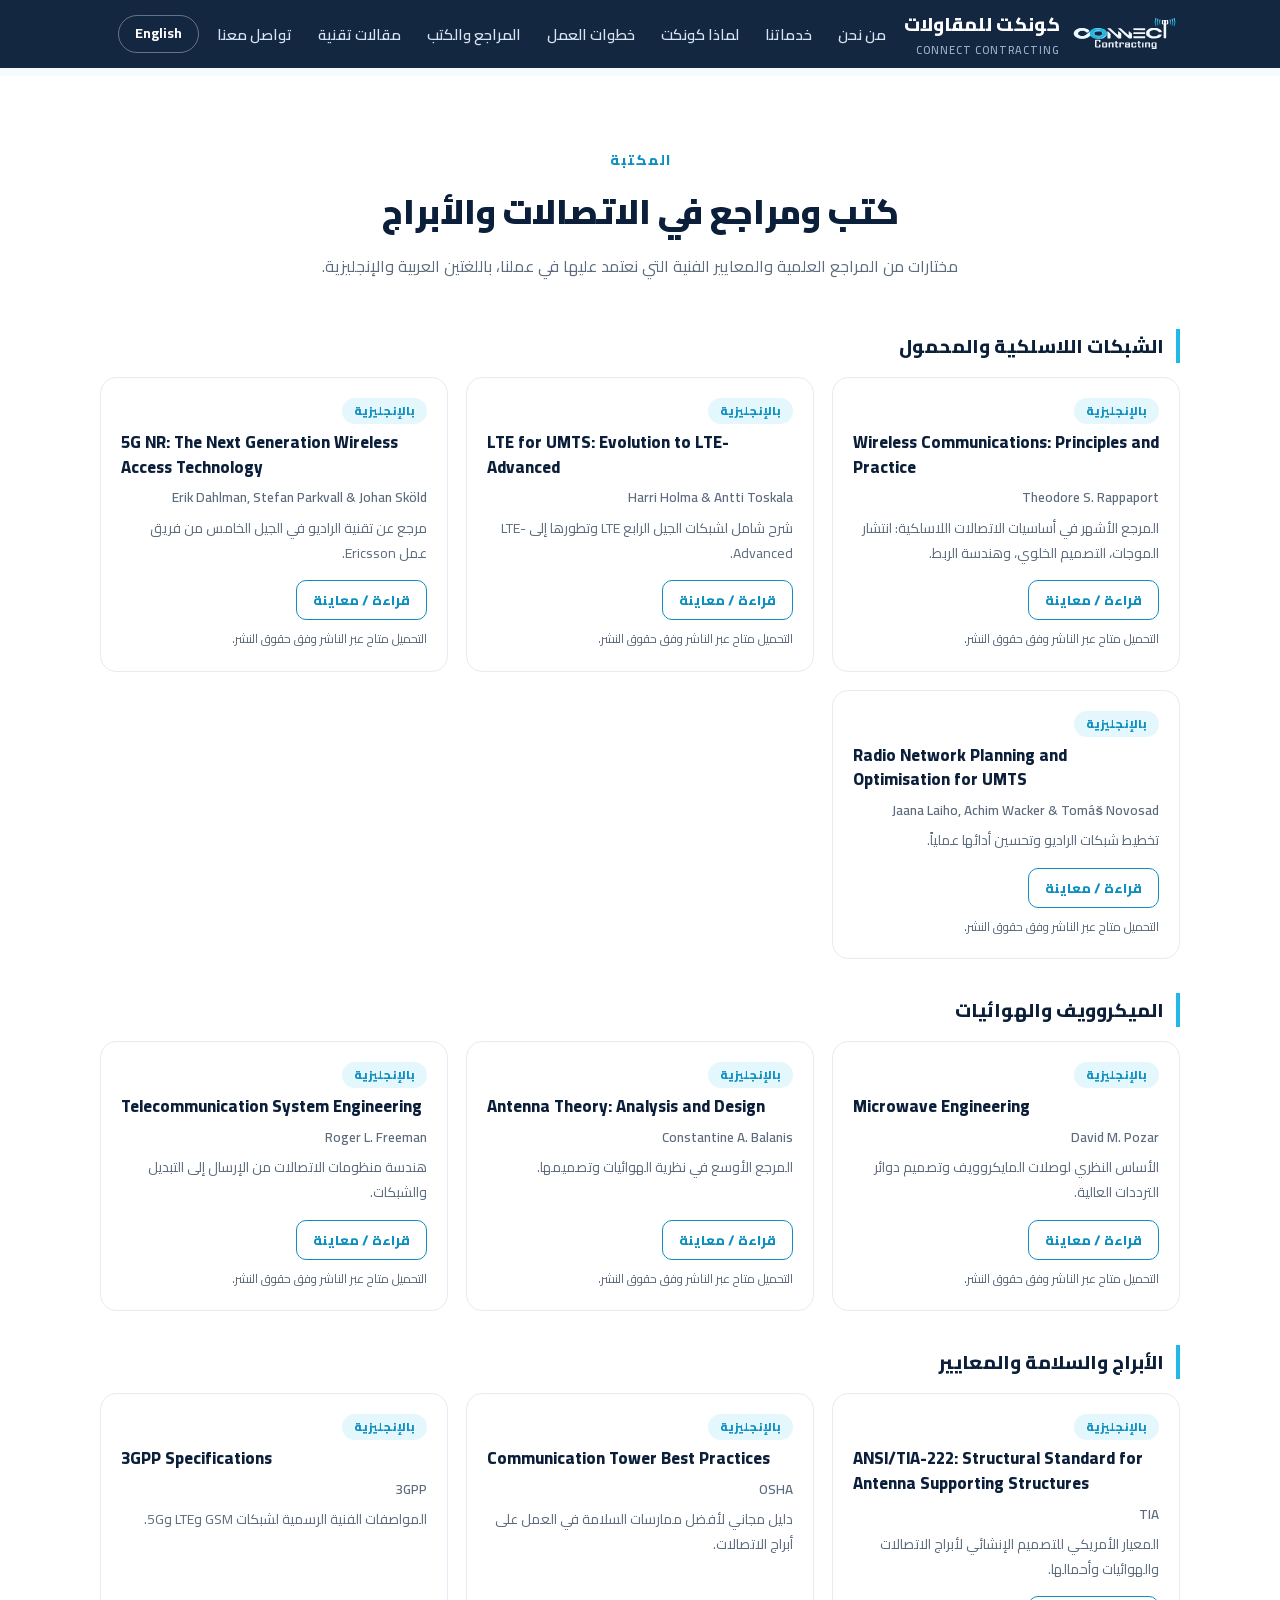
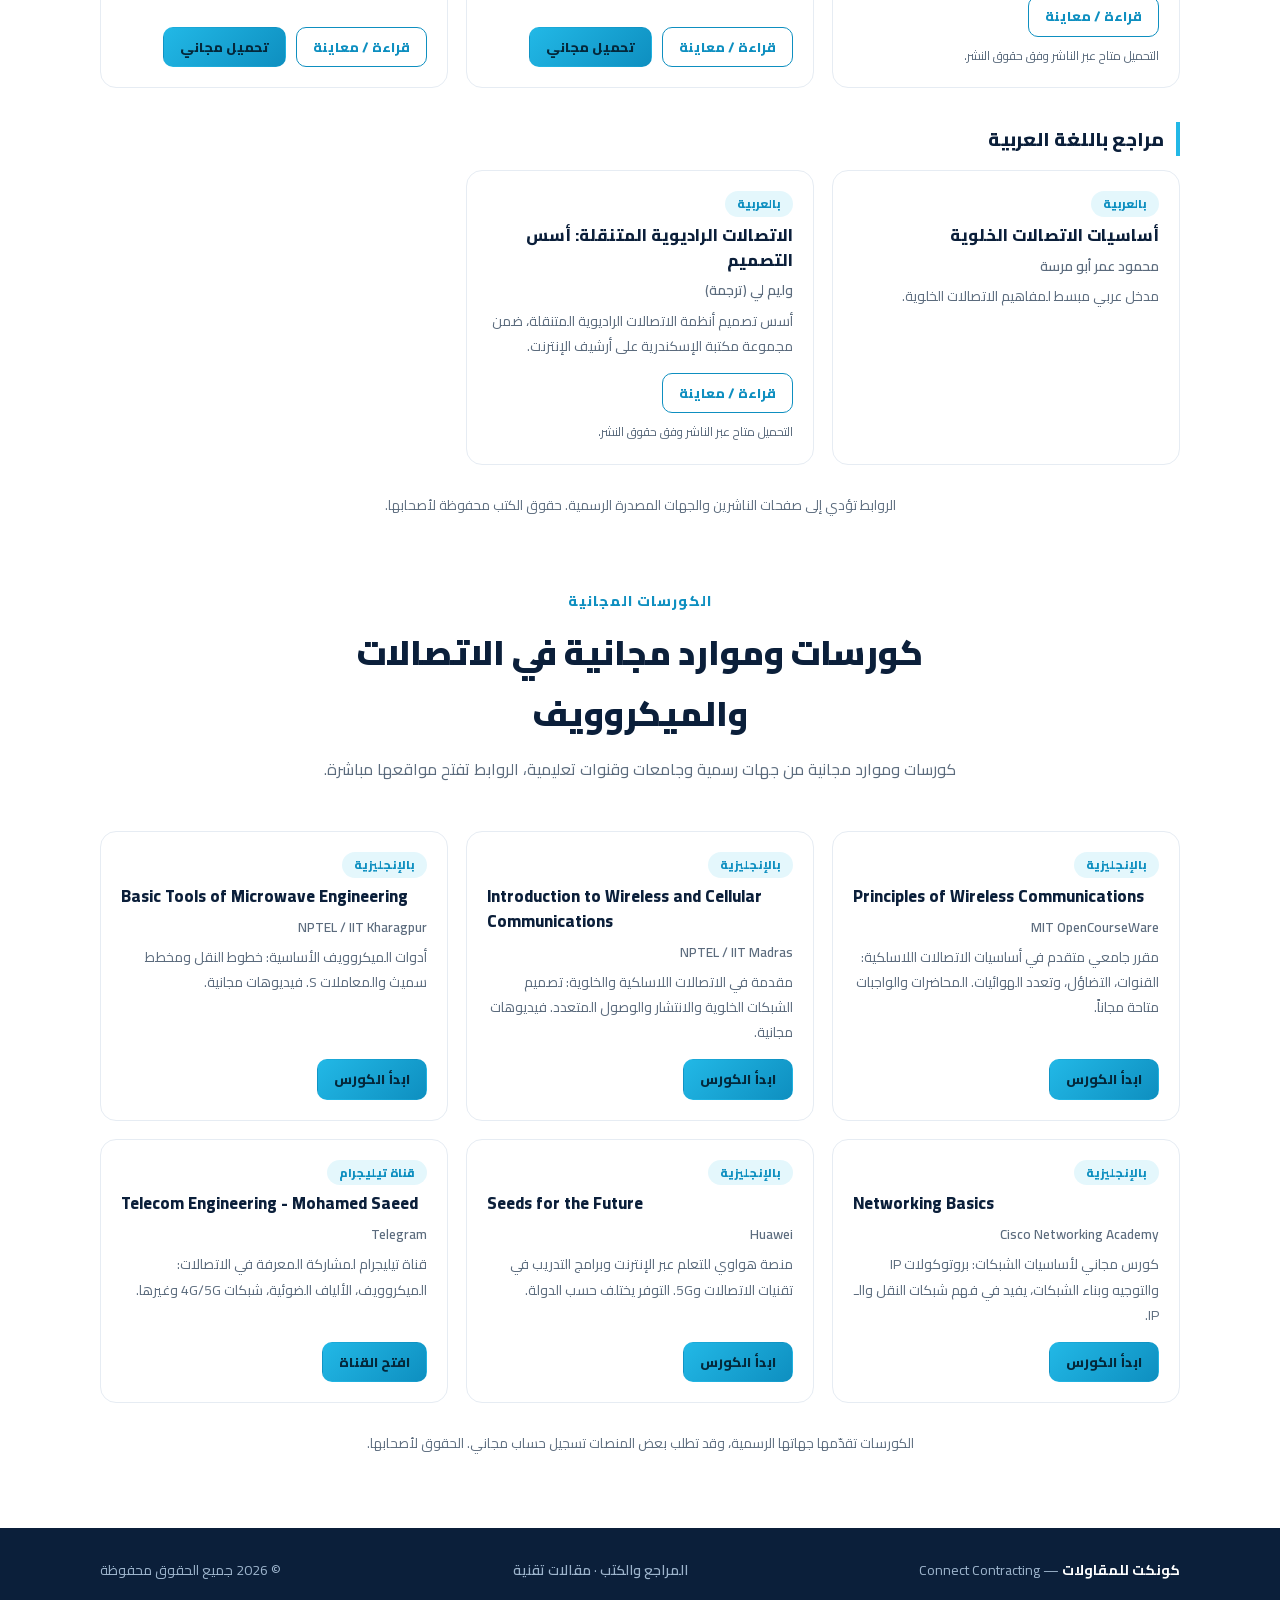
<file: library/index.html>
<!doctype html>
<html lang="ar" dir="rtl">
<head>
<meta charset="UTF-8" />
<meta name="viewport" content="width=device-width, initial-scale=1.0" />
<title>المراجع والكتب | كونكت للمقاولات | Connect Contracting — مقاولات أعمال الاتصالات</title>
<meta name="description" content="كونكت للمقاولات (Connect Contracting): شركة مصرية متخصصة في تنفيذ أعمال الاتصالات — تركيب وتشغيل محطات الهاتف المحمول ووصلات المايكروويف وأعمال الـ Rollout لشبكات المحمول." />
<link rel="canonical" href="https://www.connect-cont.com/library/">
<link rel="alternate" hreflang="ar" href="https://www.connect-cont.com/library/">
<link rel="alternate" hreflang="en" href="https://www.connect-cont.com/en/library/">
<link rel="alternate" hreflang="x-default" href="https://www.connect-cont.com/library/">
<link rel="stylesheet" href="/cairo.css">
<style>
:root{
  --navy:#0b1f3a; --navy2:#122c52; --cyan:#22b8e6; --cyan2:#0e8fc0;
  --ink:#1c2733; --muted:#5b6b7d; --line:#e6ecf3; --bg:#f7fafc; --card:#ffffff;
}
*{margin:0;padding:0;box-sizing:border-box}
html{scroll-behavior:smooth}
body{font-family:'Cairo',Tahoma,sans-serif;color:var(--ink);background:var(--bg);line-height:1.8}
.container{max-width:1120px;margin:0 auto;padding:0 20px}
/* ===== Header ===== */
header{position:sticky;top:0;z-index:50;background:rgba(11,31,58,.96);backdrop-filter:blur(6px)}
.nav{display:flex;align-items:center;justify-content:space-between;height:68px}
.brand{display:flex;align-items:center;gap:10px;color:#fff;text-decoration:none}
.brand .logo-img{display:grid;place-items:center}
.brand .logo-img img{height:38px;width:auto;display:block}
.brand .logo-img img.logo-compact{display:none}
.brand b{font-size:19px;font-weight:800}
.brand small{display:block;font-size:11px;color:#9db4cc;font-weight:600;letter-spacing:1px}
.nav-links{display:flex;gap:26px;list-style:none}
.nav-links a{color:#d7e4f2;text-decoration:none;font-weight:600;font-size:15px}
.nav-links a:hover{color:var(--cyan)}
@media(max-width:760px){.nav-links{display:none}}
/* ===== Hero ===== */
.hero{background:linear-gradient(160deg,var(--navy) 0%,var(--navy2) 60%,#0d4a6e 100%);color:#fff;overflow:hidden;position:relative}
.hero::after{content:"";position:absolute;inset:0;background:
  radial-gradient(600px 300px at 85% 20%,rgba(34,184,230,.18),transparent 60%),
  radial-gradient(500px 260px at 10% 90%,rgba(34,184,230,.12),transparent 60%);pointer-events:none}
.hero-inner{position:relative;z-index:1;padding:90px 0 80px;display:grid;grid-template-columns:1.2fr .8fr;gap:40px;align-items:center}
@media(max-width:860px){.hero-inner{grid-template-columns:1fr;padding:60px 0}}
.hero .tag{display:inline-block;background:rgba(34,184,230,.15);border:1px solid rgba(34,184,230,.4);color:#9fe3fa;padding:6px 16px;border-radius:999px;font-size:14px;font-weight:700;margin-bottom:18px}
.hero h1{font-size:clamp(30px,4.6vw,48px);font-weight:900;line-height:1.35;margin-bottom:16px}
.hero h1 span{color:var(--cyan)}
.hero p.lead{font-size:18px;color:#c9d9ea;max-width:560px;margin-bottom:30px}
.hero-cta{display:flex;gap:14px;flex-wrap:wrap}
.btn{display:inline-block;padding:13px 30px;border-radius:12px;font-weight:800;font-size:16px;text-decoration:none;transition:.2s}
.btn-primary{background:linear-gradient(135deg,var(--cyan),var(--cyan2));color:#04283b}
.btn-primary:hover{transform:translateY(-2px)}
.btn-ghost{border:2px solid rgba(255,255,255,.35);color:#fff}
.btn-ghost:hover{border-color:var(--cyan);color:var(--cyan)}
.hero-card{background:rgba(255,255,255,.06);border:1px solid rgba(255,255,255,.12);border-radius:20px;padding:28px}
.hero-card h3{color:#9fe3fa;font-size:15px;margin-bottom:14px;font-weight:700}
.hero-card ul{list-style:none}
.hero-card li{padding:9px 0;border-bottom:1px dashed rgba(255,255,255,.14);color:#e6eff8;font-size:15px;display:flex;gap:10px;align-items:center}
.hero-card li:last-child{border:0}
.hero-card li::before{content:"";width:8px;height:8px;border-radius:50%;background:var(--cyan);flex:none}
/* ===== Sections ===== */
section{padding:72px 0}
.sec-head{text-align:center;max-width:640px;margin:0 auto 48px}
.sec-head .kicker{color:var(--cyan2);font-weight:800;font-size:14px;letter-spacing:1px;margin-bottom:8px}
.sec-head h2{font-size:clamp(24px,3.4vw,34px);font-weight:900;color:var(--navy)}
.sec-head p{color:var(--muted);margin-top:10px}
/* Coverage */
.cov-grid{display:flex;flex-wrap:wrap;gap:10px;justify-content:center;margin-top:24px}
.cov-grid span{background:#fff;border:1px solid var(--line);border-radius:999px;padding:8px 18px;font-weight:700;font-size:15px;color:var(--navy)}
.teams-note{text-align:center;margin-top:22px;color:var(--muted);font-size:15px}
.teams-note strong{color:var(--cyan2)}
/* About */
.about-grid{display:grid;grid-template-columns:1fr 1fr;gap:44px;align-items:center}
@media(max-width:860px){.about-grid{grid-template-columns:1fr}}
.about-grid h3{color:var(--navy);font-size:22px;margin-bottom:12px;font-weight:800}
.about-grid p{color:var(--muted);margin-bottom:14px}
.stats{display:grid;grid-template-columns:repeat(3,1fr);gap:14px;margin-top:22px}
.stat{background:var(--card);border:1px solid var(--line);border-radius:14px;padding:16px;text-align:center}
.stat b{display:block;color:var(--navy);font-size:17px;font-weight:800}
.stat span{font-size:13px;color:var(--muted)}
/* Services */
.services{background:#fff;border-top:1px solid var(--line);border-bottom:1px solid var(--line)}
.svc-grid{display:grid;grid-template-columns:repeat(3,1fr);gap:22px}
@media(max-width:960px){.svc-grid{grid-template-columns:repeat(2,1fr)}}
@media(max-width:620px){.svc-grid{grid-template-columns:1fr}}
.svc{background:var(--card);border:1px solid var(--line);border-radius:18px;padding:26px;transition:.2s}
.svc:hover{transform:translateY(-4px);box-shadow:0 14px 34px rgba(11,31,58,.08);border-color:#cfe7f2}
.svc .icon{width:52px;height:52px;border-radius:14px;background:linear-gradient(135deg,rgba(34,184,230,.16),rgba(34,184,230,.05));display:grid;place-items:center;font-size:24px;margin-bottom:14px}
.svc h3{color:var(--navy);font-size:18px;font-weight:800;margin-bottom:8px}
.svc p{color:var(--muted);font-size:14.5px}
/* Why us */
.why-grid{display:grid;grid-template-columns:repeat(2,1fr);gap:18px}
@media(max-width:700px){.why-grid{grid-template-columns:1fr}}
.why{display:flex;gap:16px;background:var(--card);border:1px solid var(--line);border-radius:16px;padding:22px}
.why .n{flex:none;width:44px;height:44px;border-radius:12px;background:var(--navy);color:var(--cyan);display:grid;place-items:center;font-weight:900;font-size:18px}
.why h3{color:var(--navy);font-size:16.5px;font-weight:800;margin-bottom:4px}
.why p{color:var(--muted);font-size:14px}
/* Process */
.process{background:linear-gradient(160deg,var(--navy),var(--navy2));color:#fff}
.process .sec-head h2{color:#fff}
.process .sec-head p{color:#b7cade}
.steps{display:grid;grid-template-columns:repeat(4,1fr);gap:18px;counter-reset:st}
@media(max-width:900px){.steps{grid-template-columns:repeat(2,1fr)}}
@media(max-width:560px){.steps{grid-template-columns:1fr}}
.step{background:rgba(255,255,255,.06);border:1px solid rgba(255,255,255,.12);border-radius:16px;padding:24px;position:relative}
.step::before{counter-increment:st;content:counter(st);position:absolute;top:-14px;inset-inline-start:20px;width:30px;height:30px;border-radius:50%;background:var(--cyan);color:#04283b;font-weight:900;display:grid;place-items:center}
.step h3{font-size:16px;font-weight:800;margin:8px 0 6px;color:#e8f3fb}
.step p{font-size:13.5px;color:#b7cade}
/* Contact */
.contact-grid{display:grid;grid-template-columns:1fr 1fr;gap:40px;align-items:start}
@media(max-width:860px){.contact-grid{grid-template-columns:1fr}}
.c-card{background:var(--card);border:1px solid var(--line);border-radius:18px;padding:28px}
.c-item{display:flex;gap:14px;align-items:center;padding:13px 0;border-bottom:1px dashed var(--line)}
.c-item:last-child{border:0}
.c-item .ic{width:44px;height:44px;border-radius:12px;background:rgba(34,184,230,.12);display:grid;place-items:center;font-size:20px;flex:none}
.c-item b{display:block;color:var(--navy);font-size:15px}
.c-item a,.c-item span.v{color:var(--muted);font-size:15px;text-decoration:none;direction:ltr;unicode-bidi:plaintext}
.c-item a:hover{color:var(--cyan2)}
form{display:grid;gap:14px}
input,textarea{width:100%;padding:13px 16px;border:1px solid var(--line);border-radius:12px;font-family:inherit;font-size:15px;background:#fbfdfe}
input:focus,textarea:focus{outline:2px solid rgba(34,184,230,.5);border-color:var(--cyan)}
textarea{min-height:120px;resize:vertical}
form button{border:0;cursor:pointer;font-family:inherit}
/* Footer */
footer{background:var(--navy);color:#9db4cc;padding:30px 0;font-size:14px}
footer .container{display:flex;justify-content:space-between;gap:14px;flex-wrap:wrap;align-items:center}
footer b{color:#fff}
.lang{color:#fff;border:1px solid rgba(255,255,255,.35);padding:5px 16px;border-radius:999px;font-size:14px;font-weight:700;text-decoration:none;margin-inline-start:18px;white-space:nowrap}.lang:hover{color:var(--cyan);border-color:var(--cyan)}
.nav-right{display:flex;align-items:center}
@media(max-width:860px){.hero-inner{padding:60px 20px}}
@media(max-width:760px){.brand small{display:none}.brand b{font-size:16px;white-space:nowrap}.brand .logo-img img{height:30px}.brand .logo-img img.logo-full{display:none}.brand .logo-img img.logo-compact{display:block}.lang{margin-inline-start:8px;padding:4px 12px;font-size:13px}}

/* Library */
.library{background:#fff;border-top:1px solid var(--line);border-bottom:1px solid var(--line)}
.lib-group{margin-top:34px}
.lib-group h3{color:var(--navy);font-size:19px;font-weight:800;margin-bottom:14px;padding-inline-start:12px;border-inline-start:4px solid var(--cyan)}
.lib-grid{display:grid;grid-template-columns:repeat(3,1fr);gap:18px}
@media(max-width:960px){.lib-grid{grid-template-columns:repeat(2,1fr)}}
@media(max-width:620px){.lib-grid{grid-template-columns:1fr}}
.book{background:var(--card);border:1px solid var(--line);border-radius:16px;padding:20px;display:flex;flex-direction:column;gap:6px;transition:.2s}
.book:hover{transform:translateY(-3px);box-shadow:0 12px 28px rgba(11,31,58,.08);border-color:#cfe7f2}
.book .lang-tag{align-self:flex-start;font-size:12px;font-weight:800;color:var(--cyan2);background:rgba(34,184,230,.12);border-radius:999px;padding:2px 12px}
.book h4{color:var(--navy);font-size:16.5px;font-weight:800;line-height:1.5;direction:ltr;unicode-bidi:plaintext;text-align:start}
.book .by{color:var(--muted);font-size:13.5px;font-weight:600}
.book p{color:var(--muted);font-size:14px;flex:1}
.book .acts{display:flex;gap:10px;flex-wrap:wrap;margin-top:8px}
.book .acts a{font-weight:800;font-size:13.5px;text-decoration:none;padding:7px 16px;border-radius:10px;border:1.5px solid var(--cyan2);color:var(--cyan2)}
.book .acts a.dl{background:linear-gradient(135deg,var(--cyan),var(--cyan2));border-color:transparent;color:#04283b}
.book .acts a:hover{transform:translateY(-1px)}
.book .nodl{color:var(--muted);font-size:12.5px;margin-top:2px}
.lib-note{text-align:center;color:var(--muted);font-size:13.5px;margin-top:28px}
/* Mobile menu */
.menu-btn{display:none;background:none;border:1px solid rgba(255,255,255,.35);color:#fff;width:38px;height:34px;border-radius:10px;margin-inline-start:8px;cursor:pointer;font-size:20px;line-height:1;padding:0;font-family:inherit}
footer a{color:#9db4cc;text-decoration:none;font-weight:600}footer a:hover{color:var(--cyan)}
@media(max-width:760px){.menu-btn{display:block}.nav-links{display:none;position:absolute;top:68px;inset-inline:0;flex-direction:column;gap:0;background:#0b1f3a;border-top:1px solid rgba(255,255,255,.1);padding:6px 20px 12px;box-shadow:0 12px 24px rgba(0,0,0,.25)}.nav-links.open{display:flex}.nav-links li a{display:block;padding:12px 0;border-bottom:1px solid rgba(255,255,255,.08);font-size:16px}.nav-links li:last-child a{border:0}}
@media(max-width:760px){.brand{gap:6px}.brand b{font-size:14px}.lang{margin-inline-start:6px;padding:4px 10px;font-size:12.5px}.menu-btn{width:34px;margin-inline-start:6px}}
</style>
<link rel="icon" type="image/png" sizes="32x32" href="/favicon-32.png">
<link rel="apple-touch-icon" href="/logo-icon-180.png">
</head>
<body>

<header>
  <div class="container nav">
    <a class="brand" href="/">
      <span class="logo-img"><img class="logo-full" src="/logo-header.svg" alt="Connect Contracting"><img class="logo-compact" src="/logo-header-compact.svg" alt=""></span>
      <span><b>كونكت للمقاولات</b><small>CONNECT CONTRACTING</small></span>
    </a>
    <ul class="nav-links">
      <li><a href="/#about">من نحن</a></li>
      <li><a href="/#services">خدماتنا</a></li>
      <li><a href="/#why">لماذا كونكت</a></li>
      <li><a href="/#process">خطوات العمل</a></li>
      <li><a href="#library">المراجع والكتب</a></li>
      <li><a href="/articles/">مقالات تقنية</a></li>
      <li><a href="/#contact">تواصل معنا</a></li>
    </ul>
    <a class="lang" href="/en/library/" hreflang="en" lang="en" dir="ltr">English</a>
    <button class="menu-btn" type="button" aria-label="القائمة" aria-expanded="false">&#9776;</button>
  </div>
</header>

<div style="height:8px"></div>
<section class="library" id="library" style="border:0">
  <div class="container">
    <div class="sec-head"><div class="kicker">المكتبة</div><h2>كتب ومراجع في الاتصالات والأبراج</h2><p>مختارات من المراجع العلمية والمعايير الفنية التي نعتمد عليها في عملنا، باللغتين العربية والإنجليزية.</p></div>
    <div class="lib-group"><h3>الشبكات اللاسلكية والمحمول</h3><div class="lib-grid">
      <div class="book"><span class="lang-tag">بالإنجليزية</span><h4>Wireless Communications: Principles and Practice</h4><div class="by">Theodore S. Rappaport</div><p>المرجع الأشهر في أساسيات الاتصالات اللاسلكية: انتشار الموجات، التصميم الخلوي، وهندسة الربط.</p><div class="acts"><a href="https://www.oreilly.com/library/view/wireless-communications-principles/0130422320/" target="_blank" rel="noopener">قراءة / معاينة</a></div><div class="nodl">التحميل متاح عبر الناشر وفق حقوق النشر.</div></div>
      <div class="book"><span class="lang-tag">بالإنجليزية</span><h4>LTE for UMTS: Evolution to LTE-Advanced</h4><div class="by">Harri Holma & Antti Toskala</div><p>شرح شامل لشبكات الجيل الرابع LTE وتطورها إلى LTE-Advanced.</p><div class="acts"><a href="https://www.wiley.com/en-us/LTE+for+UMTS:+Evolution+to+LTE-Advanced,+2nd+Edition-p-9780470660003" target="_blank" rel="noopener">قراءة / معاينة</a></div><div class="nodl">التحميل متاح عبر الناشر وفق حقوق النشر.</div></div>
      <div class="book"><span class="lang-tag">بالإنجليزية</span><h4>5G NR: The Next Generation Wireless Access Technology</h4><div class="by">Erik Dahlman, Stefan Parkvall & Johan Sköld</div><p>مرجع عن تقنية الراديو في الجيل الخامس من فريق عمل Ericsson.</p><div class="acts"><a href="https://www.ericsson.com/en/reports-and-papers/books/5g-nr-the-next-generation-wireless-access-technology" target="_blank" rel="noopener">قراءة / معاينة</a></div><div class="nodl">التحميل متاح عبر الناشر وفق حقوق النشر.</div></div>
      <div class="book"><span class="lang-tag">بالإنجليزية</span><h4>Radio Network Planning and Optimisation for UMTS</h4><div class="by">Jaana Laiho, Achim Wacker & Tomáš Novosad</div><p>تخطيط شبكات الراديو وتحسين أدائها عملياً.</p><div class="acts"><a href="https://doi.org/10.1002/9780470031407" target="_blank" rel="noopener">قراءة / معاينة</a></div><div class="nodl">التحميل متاح عبر الناشر وفق حقوق النشر.</div></div>
    </div></div>
    <div class="lib-group"><h3>الميكروويف والهوائيات</h3><div class="lib-grid">
      <div class="book"><span class="lang-tag">بالإنجليزية</span><h4>Microwave Engineering</h4><div class="by">David M. Pozar</div><p>الأساس النظري لوصلات المايكروويف وتصميم دوائر الترددات العالية.</p><div class="acts"><a href="https://www.wiley.com/en-us/Microwave+Engineering%2C+4th+Edition-p-9780470631553" target="_blank" rel="noopener">قراءة / معاينة</a></div><div class="nodl">التحميل متاح عبر الناشر وفق حقوق النشر.</div></div>
      <div class="book"><span class="lang-tag">بالإنجليزية</span><h4>Antenna Theory: Analysis and Design</h4><div class="by">Constantine A. Balanis</div><p>المرجع الأوسع في نظرية الهوائيات وتصميمها.</p><div class="acts"><a href="https://www.wiley.com/en-us/antenna-theory-analysis-and-design-4th-edition-p-9781118642061" target="_blank" rel="noopener">قراءة / معاينة</a></div><div class="nodl">التحميل متاح عبر الناشر وفق حقوق النشر.</div></div>
      <div class="book"><span class="lang-tag">بالإنجليزية</span><h4>Telecommunication System Engineering</h4><div class="by">Roger L. Freeman</div><p>هندسة منظومات الاتصالات من الإرسال إلى التبديل والشبكات.</p><div class="acts"><a href="https://www.wiley.com/en-us/Telecommunication+System+Engineering%2C+4th+Edition-p-9780471726203" target="_blank" rel="noopener">قراءة / معاينة</a></div><div class="nodl">التحميل متاح عبر الناشر وفق حقوق النشر.</div></div>
    </div></div>
    <div class="lib-group"><h3>الأبراج والسلامة والمعايير</h3><div class="lib-grid">
      <div class="book"><span class="lang-tag">بالإنجليزية</span><h4>ANSI/TIA-222: Structural Standard for Antenna Supporting Structures</h4><div class="by">TIA</div><p>المعيار الأمريكي للتصميم الإنشائي لأبراج الاتصالات والهوائيات وأحمالها.</p><div class="acts"><a href="https://tiaonline.org/standard/tia-222/" target="_blank" rel="noopener">قراءة / معاينة</a></div><div class="nodl">التحميل متاح عبر الناشر وفق حقوق النشر.</div></div>
      <div class="book"><span class="lang-tag">بالإنجليزية</span><h4>Communication Tower Best Practices</h4><div class="by">OSHA</div><p>دليل مجاني لأفضل ممارسات السلامة في العمل على أبراج الاتصالات.</p><div class="acts"><a href="https://www.osha.gov/sites/default/files/publications/OSHA3877.pdf" target="_blank" rel="noopener">قراءة / معاينة</a><a class="dl" href="https://www.osha.gov/sites/default/files/publications/OSHA3877.pdf" target="_blank" rel="noopener" download>تحميل مجاني</a></div></div>
      <div class="book"><span class="lang-tag">بالإنجليزية</span><h4>3GPP Specifications</h4><div class="by">3GPP</div><p>المواصفات الفنية الرسمية لشبكات GSM وLTE و5G.</p><div class="acts"><a href="https://www.3gpp.org/specifications-technologies/specifications" target="_blank" rel="noopener">قراءة / معاينة</a><a class="dl" href="https://www.3gpp.org/specifications-technologies/specifications" target="_blank" rel="noopener" download>تحميل مجاني</a></div></div>
    </div></div>
    <div class="lib-group"><h3>مراجع باللغة العربية</h3><div class="lib-grid">
      <div class="book"><span class="lang-tag">بالعربية</span><h4 dir="rtl">أساسيات الاتصالات الخلوية</h4><div class="by">محمود عمر أبو مرسة</div><p>مدخل عربي مبسط لمفاهيم الاتصالات الخلوية.</p></div>
      <div class="book"><span class="lang-tag">بالعربية</span><h4 dir="rtl">الاتصالات الراديوية المتنقلة: أسس التصميم</h4><div class="by">وليم لي (ترجمة)</div><p>أسس تصميم أنظمة الاتصالات الراديوية المتنقلة، ضمن مجموعة مكتبة الإسكندرية على أرشيف الإنترنت.</p><div class="acts"><a href="http://archive.org/details/AAlexandrina-094885" target="_blank" rel="noopener">قراءة / معاينة</a></div><div class="nodl">التحميل متاح عبر الناشر وفق حقوق النشر.</div></div>
    </div></div>
    <p class="lib-note">الروابط تؤدي إلى صفحات الناشرين والجهات المصدرة الرسمية. حقوق الكتب محفوظة لأصحابها.</p>
  </div>
</section>
<section class="library" id="courses" style="border:0;padding-top:0">
  <div class="container">
    <div class="sec-head"><div class="kicker">الكورسات المجانية</div><h2>كورسات وموارد مجانية في الاتصالات والميكروويف</h2><p>كورسات وموارد مجانية من جهات رسمية وجامعات وقنوات تعليمية، الروابط تفتح مواقعها مباشرة.</p></div>
    <div class="lib-grid">
      <div class="book"><span class="lang-tag">بالإنجليزية</span><h4>Principles of Wireless Communications</h4><div class="by">MIT OpenCourseWare</div><p>مقرر جامعي متقدم في أساسيات الاتصالات اللاسلكية: القنوات، التضاؤل، وتعدد الهوائيات. المحاضرات والواجبات متاحة مجاناً.</p><div class="acts"><a class="dl" href="https://ocw.mit.edu/courses/6-452-principles-of-wireless-communications-spring-2006/" target="_blank" rel="noopener">ابدأ الكورس</a></div></div>
      <div class="book"><span class="lang-tag">بالإنجليزية</span><h4>Introduction to Wireless and Cellular Communications</h4><div class="by">NPTEL / IIT Madras</div><p>مقدمة في الاتصالات اللاسلكية والخلوية: تصميم الشبكات الخلوية والانتشار والوصول المتعدد. فيديوهات مجانية.</p><div class="acts"><a class="dl" href="https://nptel.ac.in/courses/106106167" target="_blank" rel="noopener">ابدأ الكورس</a></div></div>
      <div class="book"><span class="lang-tag">بالإنجليزية</span><h4>Basic Tools of Microwave Engineering</h4><div class="by">NPTEL / IIT Kharagpur</div><p>أدوات الميكروويف الأساسية: خطوط النقل ومخطط سميث والمعاملات S. فيديوهات مجانية.</p><div class="acts"><a class="dl" href="https://nptel.ac.in/courses/117105122" target="_blank" rel="noopener">ابدأ الكورس</a></div></div>
      <div class="book"><span class="lang-tag">بالإنجليزية</span><h4>Networking Basics</h4><div class="by">Cisco Networking Academy</div><p>كورس مجاني لأساسيات الشبكات: بروتوكولات IP والتوجيه وبناء الشبكات، يفيد في فهم شبكات النقل والـ IP.</p><div class="acts"><a class="dl" href="https://www.netacad.com/courses/networking-basics" target="_blank" rel="noopener">ابدأ الكورس</a></div></div>
      <div class="book"><span class="lang-tag">بالإنجليزية</span><h4>Seeds for the Future</h4><div class="by">Huawei</div><p>منصة هواوي للتعلم عبر الإنترنت وبرامج التدريب في تقنيات الاتصالات و5G. التوفر يختلف حسب الدولة.</p><div class="acts"><a class="dl" href="https://www.huawei.com/en/seeds-for-the-future" target="_blank" rel="noopener">ابدأ الكورس</a></div></div>
      <div class="book"><span class="lang-tag">قناة تيليجرام</span><h4>Telecom Engineering - Mohamed Saeed</h4><div class="by">Telegram</div><p>قناة تيليجرام لمشاركة المعرفة في الاتصالات: الميكروويف، الألياف الضوئية، شبكات 4G/5G وغيرها.</p><div class="acts"><a class="dl" href="https://t.me/mohamedsaeed4Telecom" target="_blank" rel="noopener">افتح القناة</a></div></div>
    </div>
    <p class="lib-note">الكورسات تقدّمها جهاتها الرسمية، وقد تطلب بعض المنصات تسجيل حساب مجاني. الحقوق لأصحابها.</p>
  </div>
</section>

<footer>
  <div class="container">
    <div><b>كونكت للمقاولات</b> — Connect Contracting</div>
    <div><a href="/library/">المراجع والكتب</a> · <a href="/articles/">مقالات تقنية</a></div>
    <div>© 2026 جميع الحقوق محفوظة</div>
  </div>
</footer>

<script>(function(){var b=document.querySelector('.menu-btn'),l=document.querySelector('.nav-links');if(!b||!l)return;b.addEventListener('click',function(){var o=l.classList.toggle('open');b.setAttribute('aria-expanded',o)});l.addEventListener('click',function(e){if(e.target.tagName==='A')l.classList.remove('open')})})();</script>
</body>
</html>
</file>
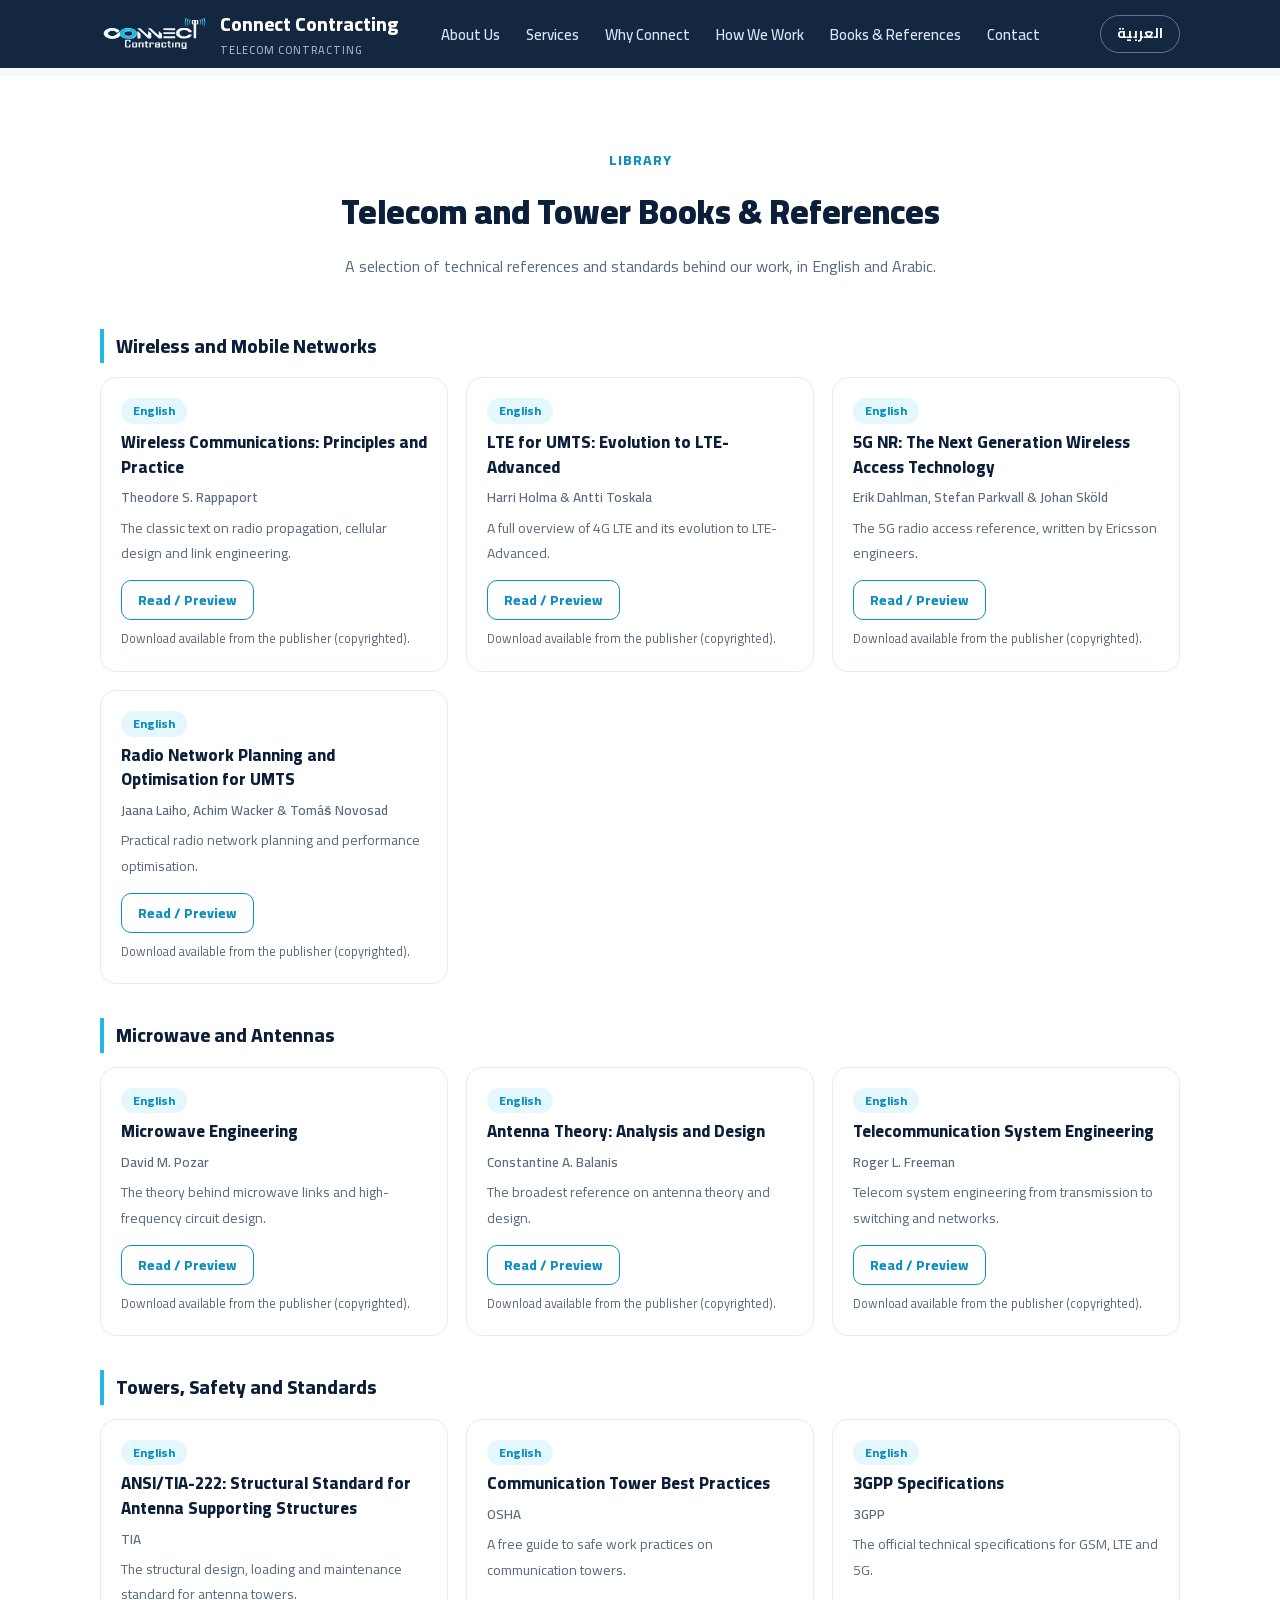
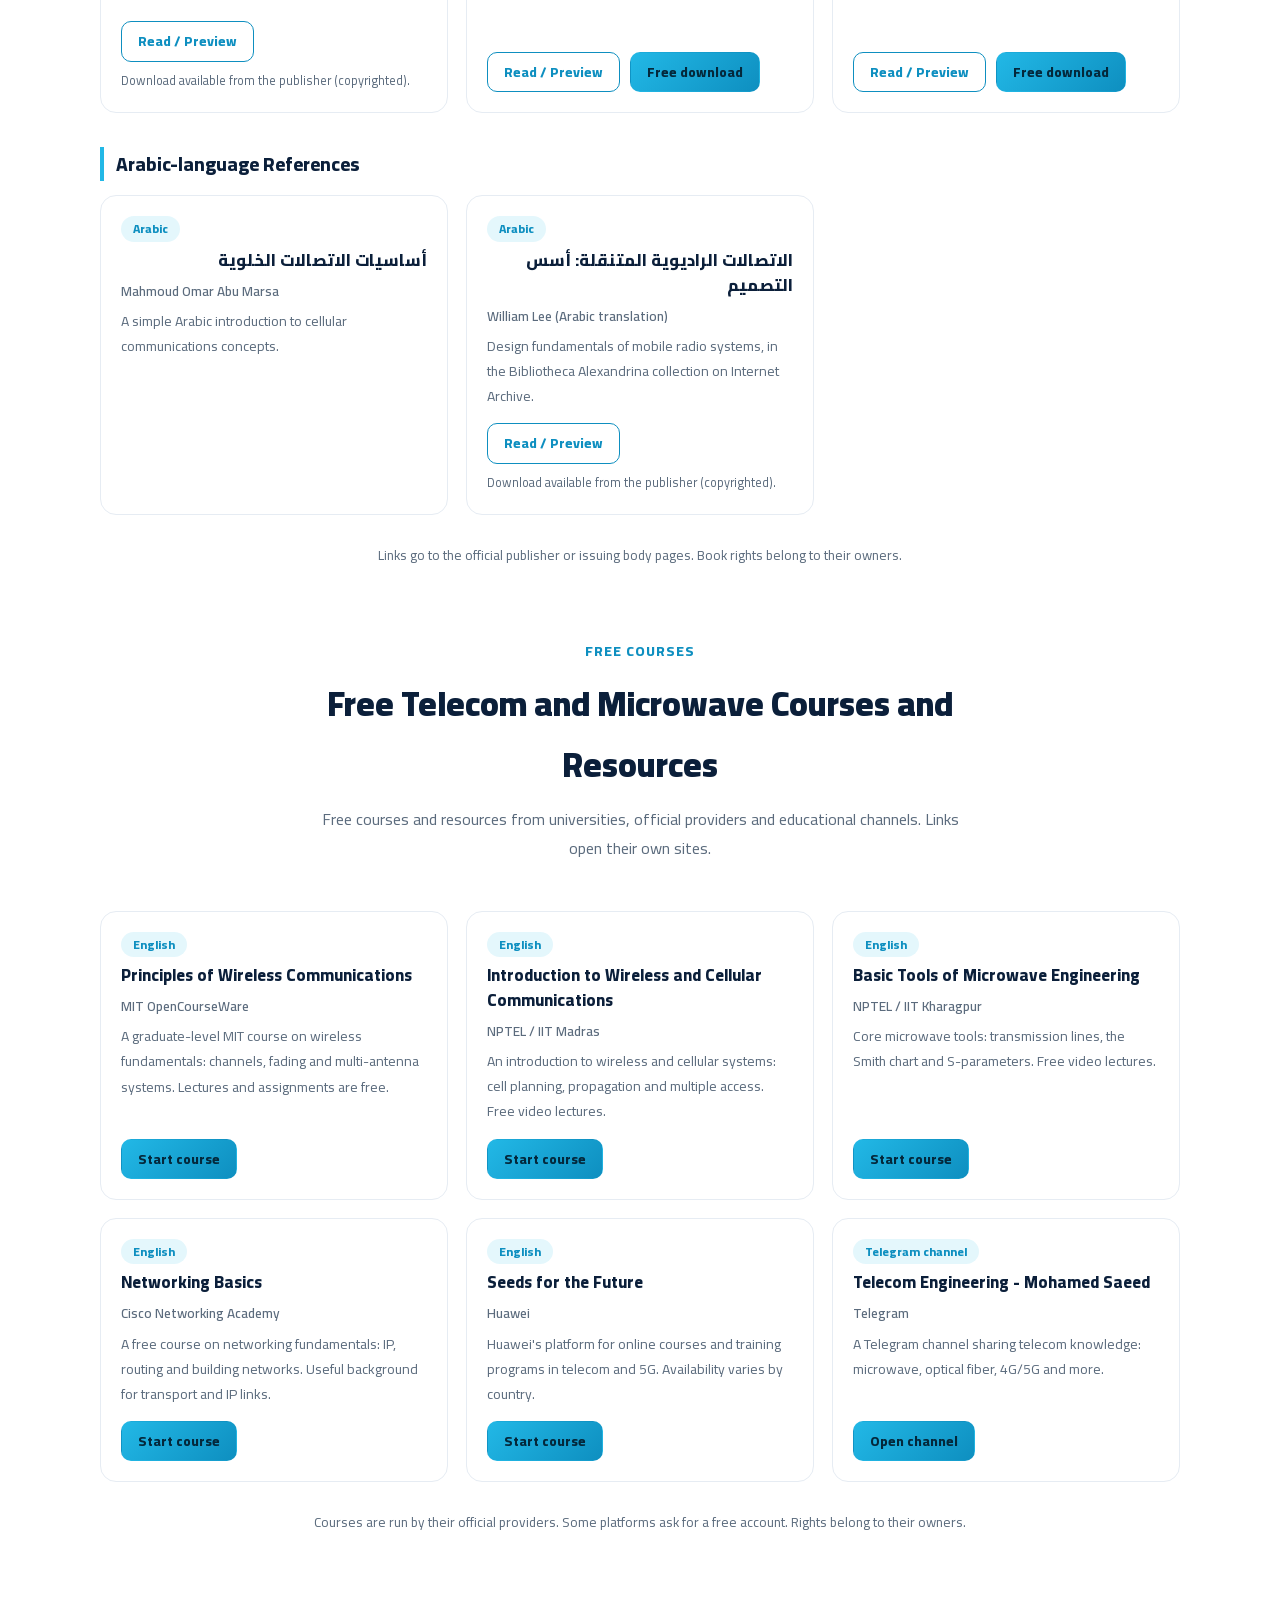
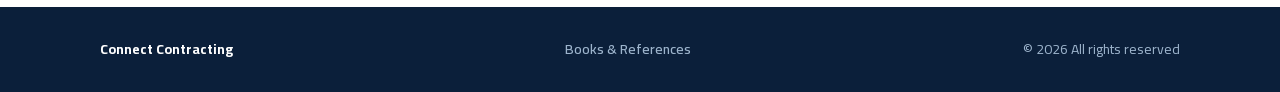
<file: en/library/index.html>
<!doctype html>
<html lang="en" dir="ltr">
<head>
<meta charset="UTF-8" />
<meta name="viewport" content="width=device-width, initial-scale=1.0" />
<title>Books & References | Connect Contracting | Telecom Contracting in Egypt</title>
<meta name="description" content="Connect Contracting: an Egyptian company specialized in telecom works: installation and commissioning of mobile sites, microwave links and Rollout works for mobile networks." />
<link rel="canonical" href="https://www.connect-cont.com/en/library/">
<link rel="alternate" hreflang="ar" href="https://www.connect-cont.com/library/">
<link rel="alternate" hreflang="en" href="https://www.connect-cont.com/en/library/">
<link rel="alternate" hreflang="x-default" href="https://www.connect-cont.com/library/">
<link rel="stylesheet" href="/cairo.css">
<style>
:root{
  --navy:#0b1f3a; --navy2:#122c52; --cyan:#22b8e6; --cyan2:#0e8fc0;
  --ink:#1c2733; --muted:#5b6b7d; --line:#e6ecf3; --bg:#f7fafc; --card:#ffffff;
}
*{margin:0;padding:0;box-sizing:border-box}
html{scroll-behavior:smooth}
body{font-family:'Cairo',Tahoma,sans-serif;color:var(--ink);background:var(--bg);line-height:1.8}
.container{max-width:1120px;margin:0 auto;padding:0 20px}
/* ===== Header ===== */
header{position:sticky;top:0;z-index:50;background:rgba(11,31,58,.96);backdrop-filter:blur(6px)}
.nav{display:flex;align-items:center;justify-content:space-between;height:68px}
.brand{display:flex;align-items:center;gap:10px;color:#fff;text-decoration:none}
.brand .logo-img{display:grid;place-items:center}
.brand .logo-img img{height:38px;width:auto;display:block}
.brand .logo-img img.logo-compact{display:none}
.brand b{font-size:19px;font-weight:800}
.brand small{display:block;font-size:11px;color:#9db4cc;font-weight:600;letter-spacing:1px}
.nav-links{display:flex;gap:26px;list-style:none}
.nav-links a{color:#d7e4f2;text-decoration:none;font-weight:600;font-size:15px}
.nav-links a:hover{color:var(--cyan)}
@media(max-width:760px){.nav-links{display:none}}
/* ===== Hero ===== */
.hero{background:linear-gradient(160deg,var(--navy) 0%,var(--navy2) 60%,#0d4a6e 100%);color:#fff;overflow:hidden;position:relative}
.hero::after{content:"";position:absolute;inset:0;background:
  radial-gradient(600px 300px at 85% 20%,rgba(34,184,230,.18),transparent 60%),
  radial-gradient(500px 260px at 10% 90%,rgba(34,184,230,.12),transparent 60%);pointer-events:none}
.hero-inner{position:relative;z-index:1;padding:90px 0 80px;display:grid;grid-template-columns:1.2fr .8fr;gap:40px;align-items:center}
@media(max-width:860px){.hero-inner{grid-template-columns:1fr;padding:60px 0}}
.hero .tag{display:inline-block;background:rgba(34,184,230,.15);border:1px solid rgba(34,184,230,.4);color:#9fe3fa;padding:6px 16px;border-radius:999px;font-size:14px;font-weight:700;margin-bottom:18px}
.hero h1{font-size:clamp(30px,4.6vw,48px);font-weight:900;line-height:1.35;margin-bottom:16px}
.hero h1 span{color:var(--cyan)}
.hero p.lead{font-size:18px;color:#c9d9ea;max-width:560px;margin-bottom:30px}
.hero-cta{display:flex;gap:14px;flex-wrap:wrap}
.btn{display:inline-block;padding:13px 30px;border-radius:12px;font-weight:800;font-size:16px;text-decoration:none;transition:.2s}
.btn-primary{background:linear-gradient(135deg,var(--cyan),var(--cyan2));color:#04283b}
.btn-primary:hover{transform:translateY(-2px)}
.btn-ghost{border:2px solid rgba(255,255,255,.35);color:#fff}
.btn-ghost:hover{border-color:var(--cyan);color:var(--cyan)}
.hero-card{background:rgba(255,255,255,.06);border:1px solid rgba(255,255,255,.12);border-radius:20px;padding:28px}
.hero-card h3{color:#9fe3fa;font-size:15px;margin-bottom:14px;font-weight:700}
.hero-card ul{list-style:none}
.hero-card li{padding:9px 0;border-bottom:1px dashed rgba(255,255,255,.14);color:#e6eff8;font-size:15px;display:flex;gap:10px;align-items:center}
.hero-card li:last-child{border:0}
.hero-card li::before{content:"";width:8px;height:8px;border-radius:50%;background:var(--cyan);flex:none}
/* ===== Sections ===== */
section{padding:72px 0}
.sec-head{text-align:center;max-width:640px;margin:0 auto 48px}
.sec-head .kicker{color:var(--cyan2);font-weight:800;font-size:14px;letter-spacing:1px;margin-bottom:8px}
.sec-head h2{font-size:clamp(24px,3.4vw,34px);font-weight:900;color:var(--navy)}
.sec-head p{color:var(--muted);margin-top:10px}
/* Coverage */
.cov-grid{display:flex;flex-wrap:wrap;gap:10px;justify-content:center;margin-top:24px}
.cov-grid span{background:#fff;border:1px solid var(--line);border-radius:999px;padding:8px 18px;font-weight:700;font-size:15px;color:var(--navy)}
.teams-note{text-align:center;margin-top:22px;color:var(--muted);font-size:15px}
.teams-note strong{color:var(--cyan2)}
/* About */
.about-grid{display:grid;grid-template-columns:1fr 1fr;gap:44px;align-items:center}
@media(max-width:860px){.about-grid{grid-template-columns:1fr}}
.about-grid h3{color:var(--navy);font-size:22px;margin-bottom:12px;font-weight:800}
.about-grid p{color:var(--muted);margin-bottom:14px}
.stats{display:grid;grid-template-columns:repeat(3,1fr);gap:14px;margin-top:22px}
.stat{background:var(--card);border:1px solid var(--line);border-radius:14px;padding:16px;text-align:center}
.stat b{display:block;color:var(--navy);font-size:17px;font-weight:800}
.stat span{font-size:13px;color:var(--muted)}
/* Services */
.services{background:#fff;border-top:1px solid var(--line);border-bottom:1px solid var(--line)}
.svc-grid{display:grid;grid-template-columns:repeat(3,1fr);gap:22px}
@media(max-width:960px){.svc-grid{grid-template-columns:repeat(2,1fr)}}
@media(max-width:620px){.svc-grid{grid-template-columns:1fr}}
.svc{background:var(--card);border:1px solid var(--line);border-radius:18px;padding:26px;transition:.2s}
.svc:hover{transform:translateY(-4px);box-shadow:0 14px 34px rgba(11,31,58,.08);border-color:#cfe7f2}
.svc .icon{width:52px;height:52px;border-radius:14px;background:linear-gradient(135deg,rgba(34,184,230,.16),rgba(34,184,230,.05));display:grid;place-items:center;font-size:24px;margin-bottom:14px}
.svc h3{color:var(--navy);font-size:18px;font-weight:800;margin-bottom:8px}
.svc p{color:var(--muted);font-size:14.5px}
/* Why us */
.why-grid{display:grid;grid-template-columns:repeat(2,1fr);gap:18px}
@media(max-width:700px){.why-grid{grid-template-columns:1fr}}
.why{display:flex;gap:16px;background:var(--card);border:1px solid var(--line);border-radius:16px;padding:22px}
.why .n{flex:none;width:44px;height:44px;border-radius:12px;background:var(--navy);color:var(--cyan);display:grid;place-items:center;font-weight:900;font-size:18px}
.why h3{color:var(--navy);font-size:16.5px;font-weight:800;margin-bottom:4px}
.why p{color:var(--muted);font-size:14px}
/* Process */
.process{background:linear-gradient(160deg,var(--navy),var(--navy2));color:#fff}
.process .sec-head h2{color:#fff}
.process .sec-head p{color:#b7cade}
.steps{display:grid;grid-template-columns:repeat(4,1fr);gap:18px;counter-reset:st}
@media(max-width:900px){.steps{grid-template-columns:repeat(2,1fr)}}
@media(max-width:560px){.steps{grid-template-columns:1fr}}
.step{background:rgba(255,255,255,.06);border:1px solid rgba(255,255,255,.12);border-radius:16px;padding:24px;position:relative}
.step::before{counter-increment:st;content:counter(st);position:absolute;top:-14px;inset-inline-start:20px;width:30px;height:30px;border-radius:50%;background:var(--cyan);color:#04283b;font-weight:900;display:grid;place-items:center}
.step h3{font-size:16px;font-weight:800;margin:8px 0 6px;color:#e8f3fb}
.step p{font-size:13.5px;color:#b7cade}
/* Contact */
.contact-grid{display:grid;grid-template-columns:1fr 1fr;gap:40px;align-items:start}
@media(max-width:860px){.contact-grid{grid-template-columns:1fr}}
.c-card{background:var(--card);border:1px solid var(--line);border-radius:18px;padding:28px}
.c-item{display:flex;gap:14px;align-items:center;padding:13px 0;border-bottom:1px dashed var(--line)}
.c-item:last-child{border:0}
.c-item .ic{width:44px;height:44px;border-radius:12px;background:rgba(34,184,230,.12);display:grid;place-items:center;font-size:20px;flex:none}
.c-item b{display:block;color:var(--navy);font-size:15px}
.c-item a,.c-item span.v{color:var(--muted);font-size:15px;text-decoration:none;direction:ltr;unicode-bidi:plaintext}
.c-item a:hover{color:var(--cyan2)}
form{display:grid;gap:14px}
input,textarea{width:100%;padding:13px 16px;border:1px solid var(--line);border-radius:12px;font-family:inherit;font-size:15px;background:#fbfdfe}
input:focus,textarea:focus{outline:2px solid rgba(34,184,230,.5);border-color:var(--cyan)}
textarea{min-height:120px;resize:vertical}
form button{border:0;cursor:pointer;font-family:inherit}
/* Footer */
footer{background:var(--navy);color:#9db4cc;padding:30px 0;font-size:14px}
footer .container{display:flex;justify-content:space-between;gap:14px;flex-wrap:wrap;align-items:center}
footer b{color:#fff}
.lang{color:#fff;border:1px solid rgba(255,255,255,.35);padding:5px 16px;border-radius:999px;font-size:14px;font-weight:700;text-decoration:none;margin-inline-start:18px;white-space:nowrap}.lang:hover{color:var(--cyan);border-color:var(--cyan)}
.nav-right{display:flex;align-items:center}
@media(max-width:860px){.hero-inner{padding:60px 20px}}
@media(max-width:760px){.brand small{display:none}.brand b{font-size:16px;white-space:nowrap}.brand .logo-img img{height:30px}.brand .logo-img img.logo-full{display:none}.brand .logo-img img.logo-compact{display:block}.lang{margin-inline-start:8px;padding:4px 12px;font-size:13px}}

/* Library */
.library{background:#fff;border-top:1px solid var(--line);border-bottom:1px solid var(--line)}
.lib-group{margin-top:34px}
.lib-group h3{color:var(--navy);font-size:19px;font-weight:800;margin-bottom:14px;padding-inline-start:12px;border-inline-start:4px solid var(--cyan)}
.lib-grid{display:grid;grid-template-columns:repeat(3,1fr);gap:18px}
@media(max-width:960px){.lib-grid{grid-template-columns:repeat(2,1fr)}}
@media(max-width:620px){.lib-grid{grid-template-columns:1fr}}
.book{background:var(--card);border:1px solid var(--line);border-radius:16px;padding:20px;display:flex;flex-direction:column;gap:6px;transition:.2s}
.book:hover{transform:translateY(-3px);box-shadow:0 12px 28px rgba(11,31,58,.08);border-color:#cfe7f2}
.book .lang-tag{align-self:flex-start;font-size:12px;font-weight:800;color:var(--cyan2);background:rgba(34,184,230,.12);border-radius:999px;padding:2px 12px}
.book h4{color:var(--navy);font-size:16.5px;font-weight:800;line-height:1.5;direction:ltr;unicode-bidi:plaintext;text-align:start}
.book .by{color:var(--muted);font-size:13.5px;font-weight:600}
.book p{color:var(--muted);font-size:14px;flex:1}
.book .acts{display:flex;gap:10px;flex-wrap:wrap;margin-top:8px}
.book .acts a{font-weight:800;font-size:13.5px;text-decoration:none;padding:7px 16px;border-radius:10px;border:1.5px solid var(--cyan2);color:var(--cyan2)}
.book .acts a.dl{background:linear-gradient(135deg,var(--cyan),var(--cyan2));border-color:transparent;color:#04283b}
.book .acts a:hover{transform:translateY(-1px)}
.book .nodl{color:var(--muted);font-size:12.5px;margin-top:2px}
.lib-note{text-align:center;color:var(--muted);font-size:13.5px;margin-top:28px}
/* Mobile menu */
.menu-btn{display:none;background:none;border:1px solid rgba(255,255,255,.35);color:#fff;width:38px;height:34px;border-radius:10px;margin-inline-start:8px;cursor:pointer;font-size:20px;line-height:1;padding:0;font-family:inherit}
footer a{color:#9db4cc;text-decoration:none;font-weight:600}footer a:hover{color:var(--cyan)}
@media(max-width:760px){.menu-btn{display:block}.nav-links{display:none;position:absolute;top:68px;inset-inline:0;flex-direction:column;gap:0;background:#0b1f3a;border-top:1px solid rgba(255,255,255,.1);padding:6px 20px 12px;box-shadow:0 12px 24px rgba(0,0,0,.25)}.nav-links.open{display:flex}.nav-links li a{display:block;padding:12px 0;border-bottom:1px solid rgba(255,255,255,.08);font-size:16px}.nav-links li:last-child a{border:0}}
@media(max-width:760px){.brand{gap:6px}.brand b{font-size:14px}.lang{margin-inline-start:6px;padding:4px 10px;font-size:12.5px}.menu-btn{width:34px;margin-inline-start:6px}}
</style>
<link rel="icon" type="image/png" sizes="32x32" href="/favicon-32.png">
<link rel="apple-touch-icon" href="/logo-icon-180.png">
</head>
<body>

<header>
  <div class="container nav">
    <a class="brand" href="/en/">
      <span class="logo-img"><img class="logo-full" src="/logo-header.svg" alt="Connect Contracting"><img class="logo-compact" src="/logo-header-compact.svg" alt=""></span>
      <span><b>Connect Contracting</b><small>TELECOM CONTRACTING</small></span>
    </a>
    <ul class="nav-links">
      <li><a href="/en/#about">About Us</a></li>
      <li><a href="/en/#services">Services</a></li>
      <li><a href="/en/#why">Why Connect</a></li>
      <li><a href="/en/#process">How We Work</a></li>
      <li><a href="#library">Books & References</a></li>
      <li><a href="/en/#contact">Contact</a></li>
    </ul>
    <a class="lang" href="/library/" hreflang="ar" lang="ar">العربية</a>
    <button class="menu-btn" type="button" aria-label="Menu" aria-expanded="false">&#9776;</button>
  </div>
</header>

<div style="height:8px"></div>
<section class="library" id="library" style="border:0">
  <div class="container">
    <div class="sec-head"><div class="kicker">LIBRARY</div><h2>Telecom and Tower Books & References</h2><p>A selection of technical references and standards behind our work, in English and Arabic.</p></div>
    <div class="lib-group"><h3>Wireless and Mobile Networks</h3><div class="lib-grid">
      <div class="book"><span class="lang-tag">English</span><h4>Wireless Communications: Principles and Practice</h4><div class="by">Theodore S. Rappaport</div><p>The classic text on radio propagation, cellular design and link engineering.</p><div class="acts"><a href="https://www.oreilly.com/library/view/wireless-communications-principles/0130422320/" target="_blank" rel="noopener">Read / Preview</a></div><div class="nodl">Download available from the publisher (copyrighted).</div></div>
      <div class="book"><span class="lang-tag">English</span><h4>LTE for UMTS: Evolution to LTE-Advanced</h4><div class="by">Harri Holma & Antti Toskala</div><p>A full overview of 4G LTE and its evolution to LTE-Advanced.</p><div class="acts"><a href="https://www.wiley.com/en-us/LTE+for+UMTS:+Evolution+to+LTE-Advanced,+2nd+Edition-p-9780470660003" target="_blank" rel="noopener">Read / Preview</a></div><div class="nodl">Download available from the publisher (copyrighted).</div></div>
      <div class="book"><span class="lang-tag">English</span><h4>5G NR: The Next Generation Wireless Access Technology</h4><div class="by">Erik Dahlman, Stefan Parkvall & Johan Sköld</div><p>The 5G radio access reference, written by Ericsson engineers.</p><div class="acts"><a href="https://www.ericsson.com/en/reports-and-papers/books/5g-nr-the-next-generation-wireless-access-technology" target="_blank" rel="noopener">Read / Preview</a></div><div class="nodl">Download available from the publisher (copyrighted).</div></div>
      <div class="book"><span class="lang-tag">English</span><h4>Radio Network Planning and Optimisation for UMTS</h4><div class="by">Jaana Laiho, Achim Wacker & Tomáš Novosad</div><p>Practical radio network planning and performance optimisation.</p><div class="acts"><a href="https://doi.org/10.1002/9780470031407" target="_blank" rel="noopener">Read / Preview</a></div><div class="nodl">Download available from the publisher (copyrighted).</div></div>
    </div></div>
    <div class="lib-group"><h3>Microwave and Antennas</h3><div class="lib-grid">
      <div class="book"><span class="lang-tag">English</span><h4>Microwave Engineering</h4><div class="by">David M. Pozar</div><p>The theory behind microwave links and high-frequency circuit design.</p><div class="acts"><a href="https://www.wiley.com/en-us/Microwave+Engineering%2C+4th+Edition-p-9780470631553" target="_blank" rel="noopener">Read / Preview</a></div><div class="nodl">Download available from the publisher (copyrighted).</div></div>
      <div class="book"><span class="lang-tag">English</span><h4>Antenna Theory: Analysis and Design</h4><div class="by">Constantine A. Balanis</div><p>The broadest reference on antenna theory and design.</p><div class="acts"><a href="https://www.wiley.com/en-us/antenna-theory-analysis-and-design-4th-edition-p-9781118642061" target="_blank" rel="noopener">Read / Preview</a></div><div class="nodl">Download available from the publisher (copyrighted).</div></div>
      <div class="book"><span class="lang-tag">English</span><h4>Telecommunication System Engineering</h4><div class="by">Roger L. Freeman</div><p>Telecom system engineering from transmission to switching and networks.</p><div class="acts"><a href="https://www.wiley.com/en-us/Telecommunication+System+Engineering%2C+4th+Edition-p-9780471726203" target="_blank" rel="noopener">Read / Preview</a></div><div class="nodl">Download available from the publisher (copyrighted).</div></div>
    </div></div>
    <div class="lib-group"><h3>Towers, Safety and Standards</h3><div class="lib-grid">
      <div class="book"><span class="lang-tag">English</span><h4>ANSI/TIA-222: Structural Standard for Antenna Supporting Structures</h4><div class="by">TIA</div><p>The structural design, loading and maintenance standard for antenna towers.</p><div class="acts"><a href="https://tiaonline.org/standard/tia-222/" target="_blank" rel="noopener">Read / Preview</a></div><div class="nodl">Download available from the publisher (copyrighted).</div></div>
      <div class="book"><span class="lang-tag">English</span><h4>Communication Tower Best Practices</h4><div class="by">OSHA</div><p>A free guide to safe work practices on communication towers.</p><div class="acts"><a href="https://www.osha.gov/sites/default/files/publications/OSHA3877.pdf" target="_blank" rel="noopener">Read / Preview</a><a class="dl" href="https://www.osha.gov/sites/default/files/publications/OSHA3877.pdf" target="_blank" rel="noopener" download>Free download</a></div></div>
      <div class="book"><span class="lang-tag">English</span><h4>3GPP Specifications</h4><div class="by">3GPP</div><p>The official technical specifications for GSM, LTE and 5G.</p><div class="acts"><a href="https://www.3gpp.org/specifications-technologies/specifications" target="_blank" rel="noopener">Read / Preview</a><a class="dl" href="https://www.3gpp.org/specifications-technologies/specifications" target="_blank" rel="noopener" download>Free download</a></div></div>
    </div></div>
    <div class="lib-group"><h3>Arabic-language References</h3><div class="lib-grid">
      <div class="book"><span class="lang-tag">Arabic</span><h4 dir="rtl">أساسيات الاتصالات الخلوية</h4><div class="by">Mahmoud Omar Abu Marsa</div><p>A simple Arabic introduction to cellular communications concepts.</p></div>
      <div class="book"><span class="lang-tag">Arabic</span><h4 dir="rtl">الاتصالات الراديوية المتنقلة: أسس التصميم</h4><div class="by">William Lee (Arabic translation)</div><p>Design fundamentals of mobile radio systems, in the Bibliotheca Alexandrina collection on Internet Archive.</p><div class="acts"><a href="http://archive.org/details/AAlexandrina-094885" target="_blank" rel="noopener">Read / Preview</a></div><div class="nodl">Download available from the publisher (copyrighted).</div></div>
    </div></div>
    <p class="lib-note">Links go to the official publisher or issuing body pages. Book rights belong to their owners.</p>
  </div>
</section>
<section class="library" id="courses" style="border:0;padding-top:0">
  <div class="container">
    <div class="sec-head"><div class="kicker">FREE COURSES</div><h2>Free Telecom and Microwave Courses and Resources</h2><p>Free courses and resources from universities, official providers and educational channels. Links open their own sites.</p></div>
    <div class="lib-grid">
      <div class="book"><span class="lang-tag">English</span><h4>Principles of Wireless Communications</h4><div class="by">MIT OpenCourseWare</div><p>A graduate-level MIT course on wireless fundamentals: channels, fading and multi-antenna systems. Lectures and assignments are free.</p><div class="acts"><a class="dl" href="https://ocw.mit.edu/courses/6-452-principles-of-wireless-communications-spring-2006/" target="_blank" rel="noopener">Start course</a></div></div>
      <div class="book"><span class="lang-tag">English</span><h4>Introduction to Wireless and Cellular Communications</h4><div class="by">NPTEL / IIT Madras</div><p>An introduction to wireless and cellular systems: cell planning, propagation and multiple access. Free video lectures.</p><div class="acts"><a class="dl" href="https://nptel.ac.in/courses/106106167" target="_blank" rel="noopener">Start course</a></div></div>
      <div class="book"><span class="lang-tag">English</span><h4>Basic Tools of Microwave Engineering</h4><div class="by">NPTEL / IIT Kharagpur</div><p>Core microwave tools: transmission lines, the Smith chart and S-parameters. Free video lectures.</p><div class="acts"><a class="dl" href="https://nptel.ac.in/courses/117105122" target="_blank" rel="noopener">Start course</a></div></div>
      <div class="book"><span class="lang-tag">English</span><h4>Networking Basics</h4><div class="by">Cisco Networking Academy</div><p>A free course on networking fundamentals: IP, routing and building networks. Useful background for transport and IP links.</p><div class="acts"><a class="dl" href="https://www.netacad.com/courses/networking-basics" target="_blank" rel="noopener">Start course</a></div></div>
      <div class="book"><span class="lang-tag">English</span><h4>Seeds for the Future</h4><div class="by">Huawei</div><p>Huawei's platform for online courses and training programs in telecom and 5G. Availability varies by country.</p><div class="acts"><a class="dl" href="https://www.huawei.com/en/seeds-for-the-future" target="_blank" rel="noopener">Start course</a></div></div>
      <div class="book"><span class="lang-tag">Telegram channel</span><h4>Telecom Engineering - Mohamed Saeed</h4><div class="by">Telegram</div><p>A Telegram channel sharing telecom knowledge: microwave, optical fiber, 4G/5G and more.</p><div class="acts"><a class="dl" href="https://t.me/mohamedsaeed4Telecom" target="_blank" rel="noopener">Open channel</a></div></div>
    </div>
    <p class="lib-note">Courses are run by their official providers. Some platforms ask for a free account. Rights belong to their owners.</p>
  </div>
</section>

<footer>
  <div class="container">
    <div><b>Connect Contracting</b></div>
    <div><a href="/en/library/">Books & References</a></div>
    <div>© 2026 All rights reserved</div>
  </div>
</footer>

<script>(function(){var b=document.querySelector('.menu-btn'),l=document.querySelector('.nav-links');if(!b||!l)return;b.addEventListener('click',function(){var o=l.classList.toggle('open');b.setAttribute('aria-expanded',o)});l.addEventListener('click',function(e){if(e.target.tagName==='A')l.classList.remove('open')})})();</script>
</body>
</html>
</file>
<file: cairo.css>
@font-face{font-family:'Cairo';font-style:normal;font-weight:400 900;font-display:swap;src:url('fonts/cairo-latin.woff2') format('woff2');unicode-range:U+0000-00FF, U+0131, U+0152-0153, U+02BB-02BC, U+02C6, U+02DA, U+02DC, U+0304, U+0308, U+0329, U+2000-206F, U+20AC, U+2122, U+2191, U+2193, U+2212, U+2215, U+FEFF, U+FFFD;}
@font-face{font-family:'Cairo';font-style:normal;font-weight:400 900;font-display:swap;src:url('fonts/cairo-arabic.woff2') format('woff2');unicode-range:U+0600-06FF, U+0750-077F, U+0870-0891, U+0897-08E1, U+08E3-08FF, U+200C-200E, U+2010-2011, U+204F, U+2E41, U+FB50-FDFF, U+FE70-FE74, U+FE76-FEFC, U+102E0-102FB, U+10E60-10E7E, U+10EC2-10EC7, U+10EC9-10EEE, U+10EF0-10EFF, U+1EE00-1EE03, U+1EE05-1EE1F, U+1EE21-1EE22, U+1EE24, U+1EE27, U+1EE29-1EE32, U+1EE34-1EE37, U+1EE39, U+1EE3B, U+1EE42, U+1EE47, U+1EE49, U+1EE4B, U+1EE4D-1EE4F, U+1EE51-1EE52, U+1EE54, U+1EE57, U+1EE59, U+1EE5B, U+1EE5D, U+1EE5F, U+1EE61-1EE62, U+1EE64, U+1EE67-1EE6A, U+1EE6C-1EE72, U+1EE74-1EE77, U+1EE79-1EE7C, U+1EE7E, U+1EE80-1EE89, U+1EE8B-1EE9B, U+1EEA1-1EEA3, U+1EEA5-1EEA9, U+1EEAB-1EEBB, U+1EEF0-1EEF1;}
</file>
